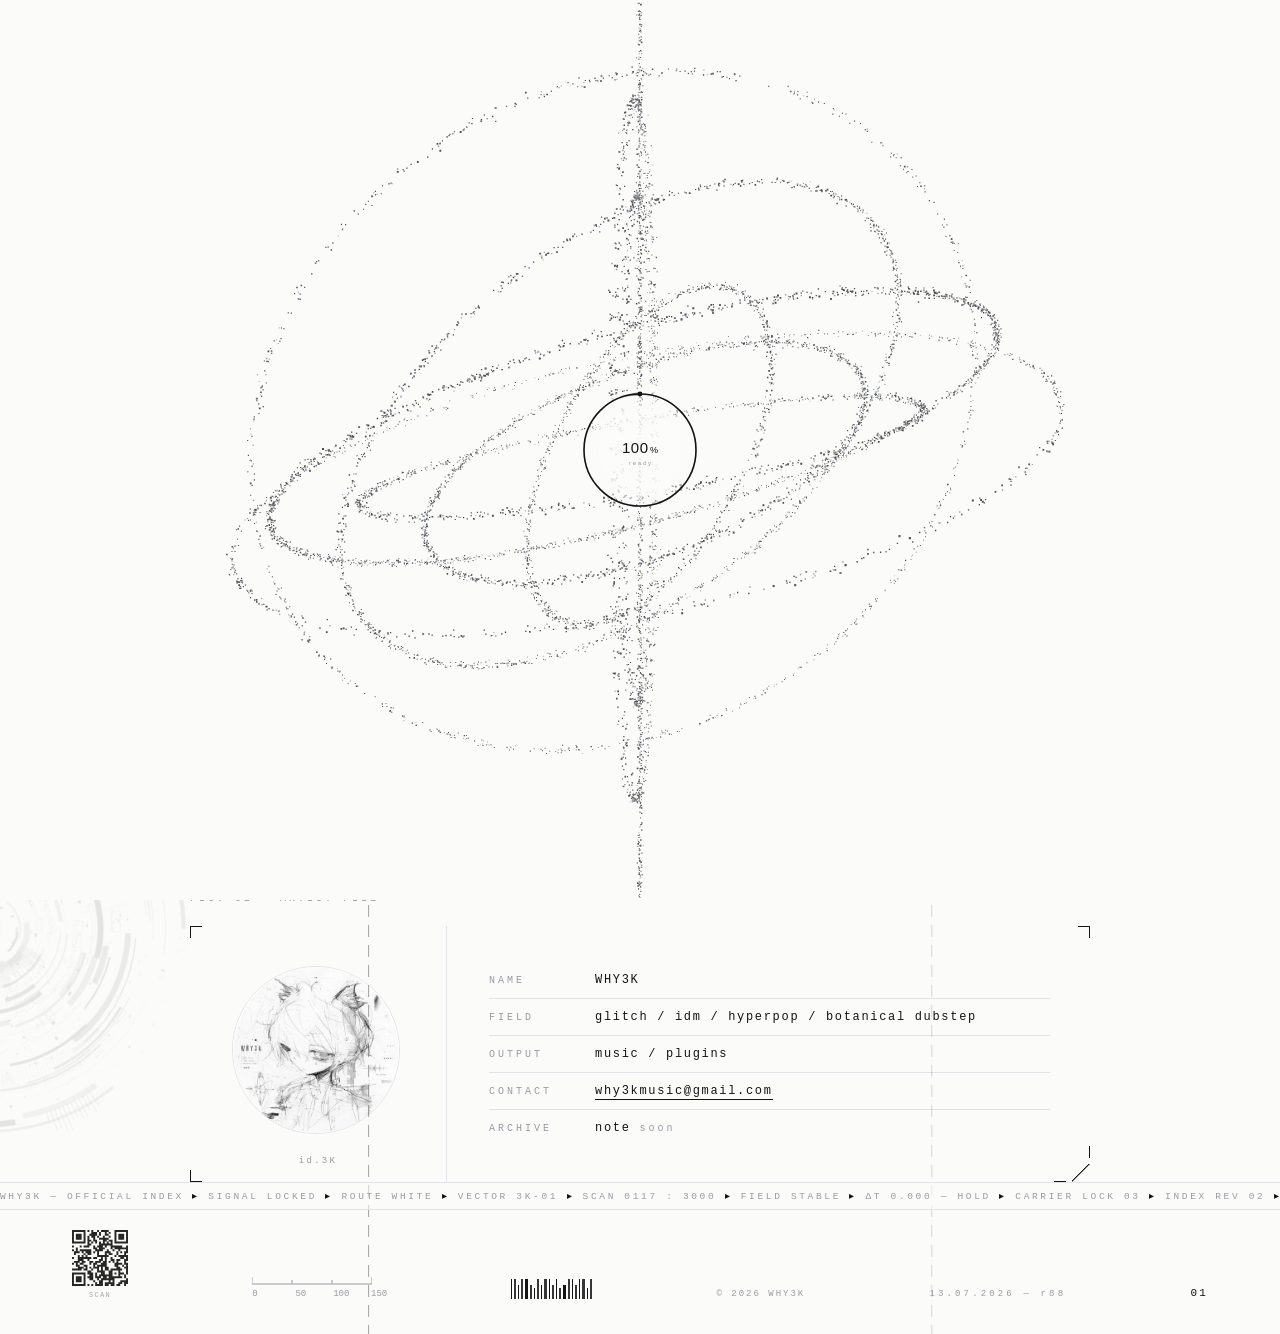
<file: index.html>
<!doctype html>
<html lang="ja">
<head>
<meta charset="utf-8">
<meta name="viewport" content="width=device-width, initial-scale=1">
<meta name="format-detection" content="telephone=no, date=no, address=no, email=no">
<title>WHY3K</title>
<meta name="description" content="WHY3K — official links. Music, plugins, and everything else.">
<link rel="canonical" href="https://why3k.github.io/">
<meta property="og:type" content="website">
<meta property="og:site_name" content="WHY3K">
<meta property="og:title" content="WHY3K">
<meta property="og:description" content="Official links — music, plugins, and everything else.">
<meta property="og:url" content="https://why3k.github.io/">
<meta property="og:image" content="https://why3k.github.io/assets/og.png">
<meta name="twitter:card" content="summary_large_image">
<link rel="icon" type="image/svg+xml" href="assets/favicon.svg">
<script>
/* 更新の取りこぼし対策。
   GitHub Pages は HTML を10分ブラウザに保存させるので、直したのに古い画面が出ることがある。
   version.txt（キャッシュしない小さなファイル）と見比べて、古ければ最新を取り直す。
   入場の白幕が出ている間に済むので画面のちらつきにはならない。 */
(function () {
  var V = '20260916d'; /* ← 中身を更新したら version.txt と一緒にここも変える */
  /* 取り直した直後のURLは綺麗に戻す（表示だけ。取得済みの中身はそのまま） */
  if (/[?&]v=/.test(location.search)) {
    try { history.replaceState(null, '', location.pathname); } catch (_) {}
  }
  try {
    /* 取り直した直後だけ黙る。往復し続けるのを防ぐためで、時間が経てばまた見に行く */
    if (Date.now() - Number(sessionStorage.getItem('w3kVerAt') || 0) < 8000) return;
  } catch (_) {}
  if (!window.fetch) return;
  fetch('/version.txt?_=' + Date.now(), { cache: 'no-store' })
    .then(function (r) { return r.ok ? r.text() : null; })
    .then(function (v) {
      if (!v) return;
      v = v.trim();
      if (v && v !== V) {
        try { sessionStorage.setItem('w3kVerAt', String(Date.now())); } catch (_) {}
        location.replace(location.pathname + '?v=' + encodeURIComponent(v));
      }
    })
    .catch(function () {});
})();
</script>
<script>
/* 戻る遷移は最初の描画からスクロール位置ゼロで出すための早期フラグ */
(function () {
  try {
    var nav = performance.getEntriesByType && performance.getEntriesByType('navigation')[0];
    /* bfcache復元→reload経由の戻り（w3kBackフラグ）もbacknav扱いにする */
    var backFlag = sessionStorage.getItem('w3kBack') === '1';
    if (backFlag) sessionStorage.removeItem('w3kBack');
    if (backFlag || (nav && nav.type === 'back_forward')) document.documentElement.classList.add('backnav');
  } catch (_) {}
})();
/* 読み込み待ちの幕：準備ができるまでページを紙色の幕で隠す（戻る遷移は既存の白幕に任せる）。中身は body 先頭の W3KLoad */
if (!document.documentElement.classList.contains('backnav')) document.documentElement.classList.add('w3k-wait');
</script>
<style>
  .w3k-cover, .w3k-loader { display: none; }
  html.w3k-wait .w3k-cover { display: block; position: fixed; left: 0; top: 0; right: 0; height: 100vh; height: 100lvh; z-index: 300; background: #fbfbfa; transition: opacity .7s ease; }
  html.w3k-wait .w3k-loader { display: block; position: fixed; left: 0; top: 0; width: 100%; height: 100vh; height: 100lvh; z-index: 301; pointer-events: none; opacity: 0; }
  html.w3k-wait.w3k-show .w3k-loader { opacity: 1; transition: opacity .2s ease; }
  /* 100% のあと：待ち画面の輪とゲージを先に 0.6 秒で消し、紙の幕はあとから 1.2 秒かけて消す（ホームがふわっと浮かび上がる） */
  html.w3k-wait.w3k-show.w3k-reveal .w3k-loader { opacity: 0; pointer-events: none; transition: opacity .6s ease; }
  html.w3k-wait.w3k-reveal .w3k-cover { opacity: 0; pointer-events: none; transition: opacity 1.2s cubic-bezier(.3, .1, .3, 1) .25s; }
  /* 待ちの間も幕の裏のページは非表示にしない：Safari は非表示の間に始まったCSSの回転（輪の線）を、表示に戻しても止まったまま描く（PCで開いた直後だけ回らなかった） */
</style>
<!-- 粒の three.js は自分のサイトに置いた圧縮版。HTML と同時に取りに行かせる -->
<link rel="modulepreload" href="assets/vendor/three/three.core.min.js">
<link rel="modulepreload" href="assets/vendor/three/three.module.min.js">
<link rel="preload" href="assets/fonts/cormorant.woff2" as="font" type="font/woff2" crossorigin>
<!-- 待ち画面のゲージの数字（Michroma・OFL。ライセンスは assets/fonts/michroma-OFL.txt） -->
<link rel="preload" href="assets/fonts/michroma.woff2" as="font" type="font/woff2" crossorigin>
<style>
  /* Cormorant可変フォント（自前配信・プリロード済みなので最初から正しい字形で出る） */
  @font-face {
    font-family: "Cormorant";
    src: url("assets/fonts/cormorant.woff2") format("woff2");
    font-weight: 500 700;
    font-style: normal;
    font-display: block;
  }
  :root {
    --paper: #fbfbfa;
    --ink: #131316;
    --ink-soft: #9a9aa3;
    --faint: #c9c9d0;
    --line: #e2e2e7;
    --acc: #2f9fd0;   /* 氷青 — ガラス/宇宙のアクセント */
    --iri: linear-gradient(100deg, #e3b3be, #e3c9a8, #d9d3a0, #b3d3bd, #aac9e3, #bcb3e3, #d9b0cc);   /* 薄い虹色（ガラスの反射） */
    --red: #d21f12;   /* 赤 — グリッチ残像とFREEだけに使う */
    --blue: rgba(132,162,214,.14);
    --mono: "SFMono-Regular", ui-monospace, Menlo, Consolas, monospace;
    --disp: "Cormorant", serif;
    --tech: "Cormorant", "Hiragino Mincho ProN", serif;
  }
  * { margin:0; padding:0; box-sizing:border-box; -webkit-tap-highlight-color:transparent; }
  :focus { outline:none; }
  :focus-visible { outline:2px solid rgba(19,19,22,.5); outline-offset:3px; }

  html, body { min-height:100%; }
  body {
    font-family: var(--tech);
    background: var(--paper);
    color: var(--ink);
    display: flex;
    flex-direction: column;
    align-items: center;
    -webkit-font-smoothing: antialiased;
    overflow-x: hidden;
    overflow-x: clip; /* sticky対応（hiddenはstickyを壊す） */
    position: relative;
  }
  body::before {
    content: "";
    position: fixed; inset: 0; z-index: 0;
    background-image: radial-gradient(circle, rgba(19,19,22,.13) .7px, transparent .8px);
    background-size: 56px 56px;
    background-position: 28px 28px;
    pointer-events: none;
  }

  /* ---- 四隅トンボ ---- */
  .reg { position: fixed; width: 16px; height: 16px; z-index: 2; pointer-events:none; }
  .reg.tl { top:14px; left:14px;  border-top:2px solid var(--ink); border-left:2px solid var(--ink); }
  .reg.tr { top:14px; right:14px; border-top:2px solid var(--ink); border-right:2px solid var(--ink); }
  .reg.bl { bottom:14px; left:14px;  border-bottom:2px solid var(--ink); border-left:2px solid var(--ink); }
  .reg.br { bottom:14px; right:14px; border-bottom:2px solid var(--ink); border-right:2px solid var(--ink); }

  .doc-head {
    position: fixed; top: 22px; left: 40px; z-index: 2;
    display: flex; align-items: center; gap: 10px;
    font-family: var(--mono); font-size: 10px; letter-spacing: .22em;
    color: var(--ink); text-transform: uppercase;
  }
  .doc-head .bar { width: 46px; height: 10px; background: var(--ink); }
  .head-bar2 { position: fixed; top: 22px; right: 40px; width: 84px; height: 10px; background: var(--ink); z-index: 2; }
  .head-bar2::after { content:""; position:absolute; right:-14px; top:0; width:8px; height:10px; background:var(--ink); }

  .side-cap {
    position: fixed; right: 12px; top: 50%; transform: translateY(-50%);
    writing-mode: vertical-rl; z-index: 2;
    font-family: var(--mono); font-size: 10px; letter-spacing: .5em;
    color: var(--ink-soft); text-transform: uppercase; pointer-events:none;
  }

  /* ---- 散乱レイヤー（座標・ブラケット・微小データ） ---- */
  .scatter { position: fixed; inset: 0; z-index: 1; pointer-events: none; will-change: transform; }
  .blades svg { will-change: transform; }
  .coord {
    position: absolute;
    font-family: var(--mono); font-size: 9px; letter-spacing: .08em;
    color: #bdbdc5; white-space: nowrap;
  }
  .coord::before { content: "⌐ "; color: #a9a9b2; }
  .brk { position: absolute; width: 10px; height: 10px; }
  .brk::before, .brk::after { content:""; position:absolute; width:10px; height:10px; }
  .brk::before { border-top:1px solid #a9a9b2; border-left:1px solid #a9a9b2; left:-14px; top:0; }
  .brk::after  { border-bottom:1px solid #a9a9b2; border-right:1px solid #a9a9b2; right:-14px; bottom:0; }
  .rule {
    position: absolute;
    border-top: 1px solid #131316;
    font-family: var(--mono); font-size: 9px; letter-spacing: .14em;
    color: var(--ink); padding-top: 3px; text-transform: uppercase;
  }
  .rule.gray { border-color: #c9c9d0; color: #b3b3bb; }
  .datablock {
    position: absolute;
    font-family: var(--mono); font-size: 8px; line-height: 1.7;
    color: #c3c3cb; white-space: pre; letter-spacing: .05em;
  }
  .patch { position: absolute; background: linear-gradient(120deg, rgba(227,179,190,.10), rgba(217,211,160,.09), rgba(170,201,227,.10), rgba(188,179,227,.10)); }
  .patch.p2 { background: linear-gradient(120deg, rgba(170,201,227,.07), rgba(179,211,189,.06), rgba(217,176,204,.07)); }
  .patch.p3 { background: linear-gradient(120deg, rgba(188,179,227,.09), rgba(170,201,227,.08), rgba(227,201,168,.09)); }
  .cross { position:absolute; width:9px; height:9px; }
  .cross::before { content:""; position:absolute; left:4px; top:0; width:1px; height:9px; background:#b3b3bb; }
  .cross::after  { content:""; position:absolute; left:0; top:4px; width:9px; height:1px; background:#b3b3bb; }
  .sq { position:absolute; width:5px; height:5px; background:var(--ink); }
  .sq.s2 { width:8px; height:8px; }
  .sq.hollow { background:transparent; border:1px solid var(--ink); }
  .num { position:absolute; font-family:var(--mono); font-size:9px; color:#b3b3bb; letter-spacing:.1em; }
  .coord.rot { transform: rotate(90deg); transform-origin: left top; }

  /* ページ全体を横切る細線（刃） */
  .blades { position: fixed; inset: 0; z-index: 0; pointer-events: none; }
  .blades svg { width:100%; height:100%; }

  /* 左端の定規 */
  .ruler {
    position: fixed; left: 0; top: 0; bottom: 0; width: 26px; z-index: 1;
    border-right: 1px solid #dcdce2;
    background:
      repeating-linear-gradient(to bottom, transparent 0 19px, #c9c9d0 19px 20px) right/6px 100% no-repeat,
      repeating-linear-gradient(to bottom, transparent 0 99px, #9a9aa3 99px 100px) right/12px 100% no-repeat;
    pointer-events: none;
  }
  .ruler b { position:absolute; right:2px; font-family:var(--mono); font-size:7px; font-weight:400; color:#b3b3bb; transform:rotate(90deg); transform-origin:right top; }

  @media (prefers-reduced-motion: no-preference) {
    .flicker { animation: flick 7s infinite steps(1); }
    .flicker.f2 { animation-delay: 3.3s; }
  }
  @keyframes flick {
    0%, 81.9%, 84.1%, 100% { opacity: 1; }
    82% { opacity: .2; } 82.6% { opacity: 1; } 83.2% { opacity: .35; }
  }

  main {
    flex: 1;
    width: 100%;
    max-width: 560px;
    padding: 84px 30px 0;
    display: flex;
    flex-direction: column;
    align-items: center;
    gap: 8px;
    position: relative;
    z-index: 1;
  }

  /* ---- マテリアル層（ガラス・クローム・分光・塵） ---- */
  .cosmos { position: fixed; inset: -6%; z-index: 0; pointer-events: none; will-change: transform; }

  /* iOSのアドレスバー伸縮でfixedレイヤーの高さが変わり、
     %配置の要素が一斉にジャンプするのを防ぐ（lvh=最大ビューポート基準で固定） */
  @supports (height: 100lvh) {
    body::before { bottom: auto; height: 100lvh; }
    .scatter, .blades, .ink { bottom: auto; height: 100lvh; }
    .cosmos { top: -6lvh; bottom: auto; height: 112lvh; } /* top:-6%はバー伸縮でズレるのでlvhに */
    .ruler { bottom: auto; height: 100lvh; }
    .side-cap { top: 50lvh; }
  }

  /* Blenderレンダーのガラスリング（透過PNG） */
  .glassring { position: absolute; will-change: transform; }
  @media (prefers-reduced-motion: no-preference) {
    .glassring { animation: gfloat 13s ease-in-out infinite alternate; }
    .glassring.g2 { animation-duration: 17s; animation-delay: -7s; }
    .glassring.g3 { animation-duration: 23s; animation-delay: -13s; }
  }
  @keyframes gfloat {
    from { transform: translate(0,0)        rotate(var(--r, 0deg)); }
    to   { transform: translate(14px,-20px) rotate(calc(var(--r, 0deg) + 10deg)); }
  }

  .shard {
    position: absolute;
    background: linear-gradient(105deg,#ececf0 0%,#8f8f98 16%,#ffffff 36%,#6d6d76 54%,#e0e0e6 70%,#9c9ca4 100%);
    box-shadow: 0 6px 16px rgba(0,0,0,.16);
  }
  .pt { position: absolute; border-radius: 50%; background: #131316; }

  /* ---- インクの爆発層 ---- */
  .ink { position: fixed; inset: 0; z-index: 0; pointer-events: none; opacity: .09; }
  .ink svg { width: 100%; height: 100%; }

  /* ---- 記号系（三角・＋・ドット・ストライプ・端末風） ---- */
  .tri { position: absolute; font-family: var(--mono); font-size: 9px; letter-spacing: .5em; color: var(--ink); opacity: .7; }
  .plusfield { position: absolute; font-family: var(--mono); font-size: 11px; line-height: 2.1; letter-spacing: .9em; color: var(--ink); opacity: .3; white-space: pre; }
  .dotmat { position: absolute; background-image: radial-gradient(circle, rgba(19,19,22,.55) 1px, transparent 1.3px); background-size: 11px 10px; }
  .stripeblk { position: absolute; background: repeating-linear-gradient(45deg, var(--ink) 0 5px, transparent 5px 12px); }
  .term { letter-spacing: .12em; }
  .term b { font-weight: 400; color: var(--ink); }
  /* バーコード柄（2種の縞を重ねて不規則に見せる） */
  .bcode {
    position: absolute;
    background:
      repeating-linear-gradient(90deg, #131316 0 2px, transparent 2px 5px),
      repeating-linear-gradient(90deg, #131316 0 1px, transparent 1px 7px);
    opacity: .5;
  }
  .bcode::after {
    content: attr(data-n);
    position: absolute; left: 0; right: 0; top: 100%;
    margin-top: 3px;
    font-family: var(--mono); font-size: 7px; letter-spacing: .3em;
    color: #b3b3bb; text-align: center; white-space: nowrap;
  }

  /* ---- QR（ページ最下部左の柄。実は本物：PLUGINSに飛ぶ） ---- */
  .qr {
    width: 56px;
    text-decoration: none; color: var(--ink);
    opacity: .85;
  }
  .qr img { width: 100%; display: block; }
  .qr small { display: block; margin-top: 5px; font-family: var(--mono); font-size: 7px; letter-spacing: .18em; color: var(--ink-soft); text-align: center; }
  .schem { position: absolute; pointer-events: none; }
  .schem.s1 { opacity: .15; }
  .schem.s2 { opacity: .11; }
  @media (prefers-reduced-motion: no-preference) {
    .schem.s1 { animation: schemspin 480s linear infinite; } /* 気づくか気づかないかの速度で回る */
  }
  @keyframes schemspin { to { transform: rotate(360deg); } }

  .disp {
    position: absolute; border-radius: 50%;
    background:
      radial-gradient(60% 60% at 32% 40%, rgba(255,75,216,.22), transparent 72%),
      radial-gradient(60% 60% at 68% 42%, rgba(75,216,255,.22), transparent 72%),
      radial-gradient(62% 62% at 50% 72%, rgba(216,235,75,.18), transparent 72%);
  }
  @media (prefers-reduced-motion: no-preference) {
    .float   { animation: floaty 11s ease-in-out infinite alternate; }
    .float.f2 { animation-duration: 15s; animation-delay: -6s; }
    .float.f3 { animation-duration: 19s; animation-delay: -11s; }
  }
  @keyframes floaty {
    from { transform: translate(0,0)      rotate(var(--r, 0deg)); }
    to   { transform: translate(10px,-16px) rotate(calc(var(--r, 0deg) + 7deg)); }
  }

  /* ---- カーソル追従の十字線＋座標 ---- */
  .cursor-x, .cursor-y { position: fixed; z-index: 4; pointer-events: none; opacity: 0; transition: opacity .3s; }
  .cursor-x { top: 0; bottom: 0; width: 1px; background: rgba(19,19,22,.18); }
  .cursor-y { left: 0; right: 0; height: 1px; background: rgba(19,19,22,.18); }
  .cursor-tag {
    position: fixed; z-index: 4; pointer-events: none; opacity: 0; transition: opacity .3s;
    font-family: var(--mono); font-size: 9px; letter-spacing: .1em; color: var(--ink);
    transform: translate(12px, 14px);
    white-space: nowrap;
  }
  body.has-pointer .cursor-x, body.has-pointer .cursor-y, body.has-pointer .cursor-tag { opacity: 1; }
  @media (pointer: coarse) { .cursor-x, .cursor-y, .cursor-tag { display: none; } }

  /* ---- 図版 ---- */
  .figure { position: relative; width: min(92vw, 540px); aspect-ratio: 1 / .86; will-change: transform; }
  .figure svg { position:absolute; inset:0; width:100%; height:100%; }
  /* 図版の直下に白いベールを敷いて、軌道の点線のコントラストを守る（全幅共通） */
  .figure::before {
    content: "";
    position: absolute; inset: -8%;
    background: radial-gradient(closest-side, rgba(251,251,250,.92), rgba(251,251,250,.6) 58%, transparent 80%);
    z-index: -1;
  }
  @media (prefers-reduced-motion: no-preference) {
    .orbitA { animation: spin 90s linear infinite; transform-origin: 300px 258px; }
    .orbitB { animation: spinR 130s linear infinite; transform-origin: 300px 258px; }
    .orbitC { animation: spin 200s linear infinite; transform-origin: 300px 258px; }
    .redarc { animation: spinR 60s linear infinite; transform-origin: 300px 258px; }
  }
  @keyframes spin  { to { transform: rotate(360deg); } }
  @keyframes spinR { to { transform: rotate(-360deg); } }

  .wordwrap {
    position: absolute; left: 50%; top: 50%;
    transform: translate(-50%, -50%);
    text-align: center;
  }
  .wordmark {
    position: relative;
    display: inline-block;
    -webkit-user-select: none; user-select: none; /* 3回タップで文字が選択されないように */
    -webkit-tap-highlight-color: transparent;
    cursor: default;
    font-family: var(--disp);
    font-weight: 700;
    font-size: clamp(48px, 13vw, 84px);
    letter-spacing: .04em;
    line-height: 1.15;
    color: var(--ink);
    padding: 2px 6px 6px;
    border-bottom: 4px solid var(--ink);
  }
  .wordmark::before,
  .wordmark::after {
    content: attr(data-text);
    position: absolute; left: 0; top: 2px;
    width: 100%; padding: 0 6px;
    opacity: 0; pointer-events: none;
  }
  .wordmark::before { color: var(--red); }
  .wordmark::after  { color: #b0b0b8; }
  @media (prefers-reduced-motion: no-preference) {
    .wordmark          { animation: jolt 4.6s infinite steps(1); }
    .wordmark::before  { animation: ghostR 4.6s infinite steps(1); }
    .wordmark::after   { animation: ghostG 4.6s infinite steps(1); }
  }
  @keyframes jolt {
    0%, 89.9%, 94.1%, 100% { transform: none; }
    90%   { transform: translateX(2px) skewX(-3deg); }
    90.8% { transform: translateX(-1px); }
    91.6% { transform: none; }
    92.6% { transform: translateX(1px) skewX(2deg); }
    93.2% { transform: none; }
  }
  @keyframes ghostR {
    0%, 89.9%, 94.4%, 100% { opacity: 0; }
    90%   { opacity:.75; transform: translate(4px,0);  clip-path: inset(10% 0 58% 0); }
    91%   { opacity:.75; transform: translate(-3px,0); clip-path: inset(56% 0 16% 0); }
    92.2% { opacity:.5;  transform: translate(2px,0);  clip-path: inset(30% 0 42% 0); }
    93.2% { opacity:.7;  transform: translate(-4px,0); clip-path: inset(72% 0 4% 0); }
  }
  @keyframes ghostG {
    0%, 89.9%, 94.4%, 100% { opacity: 0; }
    90.4% { opacity:.6; transform: translate(-3px,0); clip-path: inset(64% 0 8% 0); }
    91.4% { opacity:.6; transform: translate(3px,0);  clip-path: inset(2% 0 74% 0); }
    92.6% { opacity:.45; transform: translate(-2px,0); clip-path: inset(40% 0 34% 0); }
  }
  .fig-cap {
    margin-top: 10px;
    font-family: var(--mono); font-size: 10px; letter-spacing: .3em;
    color: var(--ink-soft); text-transform: uppercase;
  }
  .fig-cap::after { content: "▮"; margin-left: .3em; color: var(--ink); }
  @media (prefers-reduced-motion: no-preference) {
    .fig-cap::after { animation: blink 1.2s steps(2) infinite; }
  }
  @keyframes blink { 50% { opacity: 0; } }

  /* ---- リンク＝索引リスト ---- */
  .links {
    width: 100%; display: flex; flex-direction: column; margin-top: 26px;
    /* 背景が透けると押すところが分かりにくいので、PC と同じすりガラスを敷く */
    padding: 18px 16px;
    background: rgba(251,251,250,.78);
    -webkit-backdrop-filter: blur(7px);
    backdrop-filter: blur(7px);
    border: 1px solid var(--line);
  }
  .link {
    touch-action: manipulation;
    display: flex; align-items: center; gap: 16px;
    height: 54px;
    border-top: 1px solid var(--line);
    text-decoration: none;
    color: var(--ink);
    font-family: var(--tech);
    font-size: 16.5px; font-weight: 700;
    letter-spacing: .24em; text-transform: uppercase;
    transition: background .15s, padding-left .15s;
  }
  .link:last-of-type { border-bottom: 1px solid var(--line); }
  .link .idx { font-family: var(--mono); font-size: 10px; font-weight: 400; color: var(--ink-soft); width: 2.2em; }
  /* 名前だけでは何のものか分からない項目に、小さく添える一言 */
  .link .sub {
    font-family: var(--mono); font-size: 9.5px; font-weight: 400;
    letter-spacing: .12em; color: var(--ink-soft);
    margin-left: -9px; white-space: nowrap;
  }
  .link .lead { flex: 1; border-top: 1px dotted var(--faint); margin-top: 2px; }
  .link .mk {
    font-family: var(--mono); font-size: 11px; color: var(--ink-soft); letter-spacing: .1em;
    transition: transform .3s cubic-bezier(.65,0,.35,1), color .3s;
  }
  @media (hover: hover) and (pointer: fine) {
    .link:hover { background: #f3f3f4; padding-left: 10px; }
    .link:hover .idx, .link:hover .mk { color: var(--ink); }
  }
  .link:active { background: #ececee; }

  .link.primary {
    height: 62px;
    font-size: 18px;
  }
  /* 矢印の濃さは SOON 以外すべて同じ（PLUGINS / THEMES に合わせる） */
  .link:not(.soon) .mk { font-weight: 700; color: var(--ink); }
  /* 黒のワイプ層（左から流れ込む）。SOON 以外の行すべてに出す */
  .link:not(.soon) { position: relative; overflow: hidden; z-index: 0; transition: color .3s, padding-left .15s; }
  .link:not(.soon)::before {
    content: ""; position: absolute; top: 0; bottom: 0; left: -8%; width: 116%;
    z-index: -1;
    background: var(--ink);
    transform: translateX(-108%) skewX(-16deg); /* 斜めのエッジで払う */
    transition: transform .2s cubic-bezier(.76, 0, .24, 1);
  }
  @media (hover: hover) and (pointer: fine) {
    .link:not(.soon):hover { color: #fff; }
    .link:not(.soon):hover::before { transform: translateX(0) skewX(-16deg); }
    .link:not(.soon):hover .idx { color: rgba(255,255,255,.6); }
    .link:not(.soon):hover .lead { border-color: rgba(255,255,255,.3); }
    .link:not(.soon):hover .mk { color: #fff; transform: translateX(12px); }
  }
  /* 指で触る画面には hover がないので、押している間に同じ黒を出す */
  @media (hover: none), (pointer: coarse) {
    .link:not(.soon):active { color: #fff; background: transparent; }
    .link:not(.soon):active::before { transform: translateX(0) skewX(-16deg); transition-duration: .12s; }
    .link:not(.soon):active .idx { color: rgba(255,255,255,.6); }
    .link:not(.soon):active .lead { border-color: rgba(255,255,255,.3); }
    .link:not(.soon):active .mk { color: #fff; transform: translateX(12px); }
  }

  .link.soon { pointer-events: none; color: #c6c6cd; }
  .link.soon .idx, .link.soon .mk { color: #d4d4da; }

  /* ---- fig.02 アーティストファイル ---- */
  .profile { width: min(92vw, 900px); margin: 90px auto 0; }
  .p-cap {
    font-family: var(--mono); font-size: 10px; letter-spacing: .3em;
    color: var(--ink-soft); text-transform: uppercase; margin-bottom: 22px;
  }
  .p-inner {
    display: flex; gap: 46px; align-items: center;
    border: 1px solid var(--line); padding: 36px 40px;
    background: rgba(255,255,255,.4);
  }
  .p-photo { position: relative; flex: 0 0 auto; width: 168px; height: 168px; }
  .p-photo img {
    width: 100%; height: 100%; border-radius: 50%; display: block;
    filter: grayscale(1) contrast(1.02);
    border: 1px solid var(--line);
  }
  .p-photo::after {
    content: "id.3K"; position: absolute; left: 50%; bottom: -20px; transform: translateX(-50%);
    font-family: var(--mono); font-size: 9px; letter-spacing: .25em; color: var(--ink-soft);
  }
  .p-rows { flex: 1; min-width: 0; display: flex; flex-direction: column; }
  .p-row {
    display: flex; gap: 18px; align-items: baseline; padding: 11px 0;
    border-top: 1px solid var(--line);
    font-family: var(--mono); font-size: 12px; letter-spacing: .14em; color: var(--ink);
  }
  .p-val { flex: 1 1 0; min-width: 0; }
  .p-row a { overflow-wrap: anywhere; } /* メールアドレスだけはどこでも折り返してよい */
  .p-row:last-child { border-bottom: 1px solid var(--line); }
  .p-key {
    flex: 0 0 88px; font-size: 10px; letter-spacing: .3em;
    color: var(--ink-soft); text-transform: uppercase;
  }
  .p-row a { color: var(--ink); text-decoration: none; border-bottom: 1px solid var(--ink); padding-bottom: 1px; }
  .p-row a:hover { opacity: .55; }
  .p-row .soonmk { color: var(--ink-soft); font-size: 10px; letter-spacing: .3em; }
  @media (max-width: 720px) {
    .p-inner { flex-direction: column; gap: 36px; padding: 32px 20px; }
    .p-rows { width: 100%; }
    .p-key { flex-basis: 74px; }
  }
  /* 日本語の改行最適化：文節で折り返す（対応ブラウザ）＋段落の整形 */
  p { text-wrap: pretty; word-break: auto-phrase; }

  /* ---- フッター ---- */
  footer {
    width: 100%; max-width: 560px;
    padding: 44px 30px 30px;
    display: flex; align-items: flex-end; justify-content: space-between;
    gap: 18px;
    position: relative; z-index: 1;
  }
  .scale { font-family: var(--mono); font-size: 9px; color: var(--ink-soft); }
  .scale svg { display: block; margin-bottom: 4px; }
  .barcode { display:flex; align-items:flex-end; gap:2px; height:20px; }
  .barcode i { display:block; background:var(--ink); width:1px; height:100%; }
  .barcode i:nth-child(2n) { width:2px; opacity:.85; }
  .barcode i:nth-child(3n) { height:70%; }
  .barcode i:nth-child(5n) { width:3px; }
  .barcode i:nth-child(7n) { height:55%; }
  .pageno { font-family: var(--mono); font-size: 11px; letter-spacing: .2em; color: var(--ink); }
  .copyright { font-family: var(--mono); font-size: 9px; letter-spacing: .22em; color: var(--ink-soft); }

  @media (max-width: 640px) {
    .hide-m { display: none !important; }
    .doc-head { left: 24px; }
    main { padding-top: 70px; }
  }

  /* ---- ページ遷移「軌道ワープ」：図版以外が溶け、軌道が淡色で高速回転→白 ---- */
  .warp {
    position: fixed; inset: 0; z-index: 99;
    background: var(--paper);
    opacity: 0; visibility: hidden;
    pointer-events: none;
  }
  .warp.in { visibility: visible; opacity: 1; transition: opacity .3s ease .3s; }
  html.backnav .warp { visibility: visible; opacity: 1; } /* 戻り直後は白から */
  .warp.out { visibility: visible; opacity: 0 !important; transition: opacity .24s ease; }

  /* 歯車：ワープの間だけ召喚され、噛み合って加速回転する */
  .clockface { opacity: 0; transition: opacity .7s ease .25s; }
  body.summon .clockface { opacity: .82; }
  .hands { opacity: 0; transition: opacity .7s ease .25s; }
  body.summon .hands { opacity: .8; }
  .handH, .handM, .handS { transform-origin: 300px 258px; }

  /* 第0幕（.summon）：図版以外が溶けて消える */
  body.summon .links, body.summon .fig-cap, body.summon .profile,
  body.summon .ticker, body.summon footer,
  body.summon .scatter, body.summon .cosmos, body.summon .blades,
  body.summon .ink, body.summon .ruler, body.summon .side-cap,
  body.summon .topnav, body.summon .doc-head, body.summon .head-bar2 {
    opacity: 0 !important; transition: opacity .3s ease;
  }
  body.depart .figure svg { transform: scale(1.08); transition: transform .6s cubic-bezier(.4,0,.6,1); }
  /* 出発演出のあいだは、どこまでスクロールしていても図版を画面中央に置く
     （そのままだと画面外や見切れた位置で演出が始まってしまう） */
  body.summon .figure {
    position: fixed; top: 50%; left: 50%;
    width: min(52vw, 560px);
    /* transform はダイブ演出側が使うので、中央寄せは負マージンで行う */
    margin: calc(min(52vw, 560px) * .86 / -2) 0 0 calc(min(52vw, 560px) / -2);
    z-index: 98; /* 白幕(99)のすぐ下 */
  }
  /* スマホ：図版を固定化して画面中央へ（JSのFLIPで現在地からスーッと移動してくる） */
  @media (max-width: 999px) {
    body.summon .figure {
      position: fixed; top: 50%; left: 50%;
      width: min(82vw, 430px);
      margin: 0;
      transform: translate(-50%, -50%);
      z-index: 98; /* 白幕(99)のすぐ下 */
    }
    /* 図版が抜けた穴を同じ高さで埋める＝下のコンテンツが跳ね上がらない */
    body.summon main::before {
      content: ""; display: block;
      height: calc(min(92vw, 540px) * .86);
    }
  }
  /* 第1幕：グリッチバースト（朱印の赤が一瞬荒ぶる） */
  body.depart .wordmark { animation: joltFast .55s steps(1) infinite; }
  body.depart .wordmark::before { animation: ghostRFast .55s steps(1) infinite; }
  body.depart .wordmark::after { animation: ghostGFast .55s steps(1) infinite; }
  body.depart .wordmark::before { color: #9a9aa3; } /* 遷移中のグリッチは無彩色 */
  @keyframes joltFast {
    0%, 100% { transform: none; }
    10% { transform: translateX(6px) skewX(-7deg); }
    24% { transform: translateX(-5px) skewX(4deg); }
    40% { transform: none; }
    58% { transform: translateX(4px) skewX(-5deg); }
    74% { transform: translateX(-3px); }
  }
  @keyframes ghostRFast {
    0%, 100% { opacity: 0; }
    8%  { opacity: 1; transform: translate(8px, 0);  clip-path: inset(0); }        /* 全面が赤でバチッ */
    20% { opacity: 0; }
    34% { opacity: 1; transform: translate(-7px, 0); clip-path: inset(34% 0 0 0); }
    46% { opacity: 0; }
    60% { opacity: 1; transform: translate(6px, 0);  clip-path: inset(0 0 52% 0); }
    74% { opacity: 0; }
    86% { opacity: 1; transform: translate(-5px, 0); clip-path: inset(0); }        /* もう一発全面 */
  }
  @keyframes ghostGFast {
    0%, 100% { opacity: 0; }
    14% { opacity: .8; transform: translate(-7px, 0); clip-path: inset(58% 0 0 0); }
    28% { opacity: 0; }
    46% { opacity: .8; transform: translate(7px, 0);  clip-path: inset(0 0 60% 0); }
    62% { opacity: 0; }
    80% { opacity: .7; transform: translate(-6px, 0); clip-path: inset(30% 0 30% 0); }
  }
  /* 第2幕：軌道の中心へダイブ（回転はJSがなめらかに加速） */
  body.depart2 .figure svg { transform: scale(1.75); transition: transform .65s cubic-bezier(.5, 0, .8, .45); }
  /* 第3幕：着地の減速はJSエンジン(arriveSpin)がなめらかに繋ぐ */

  /* 戻る遷移中はスクロールを封鎖して位置ゼロで描画させる */
  html.backnav .scroller { overflow-y: clip !important; } /* clipはscrollTop書き込み自体が不能 */
  html.backnav { overflow: hidden; }

  /* スクロール箱（スマホで実体化。PCではただの全幅ラッパ） */
  .scroller { width: 100%; display: flex; flex-direction: column; align-items: center; flex: 1; }

  /* ---- 全幅データティッカー（PC専用） ---- */
  .ticker { display: none; }

  /* ---- 上部ナビ（PC専用） ---- */
  .topnav { display: none; }
  @media (min-width: 1000px) {
    .head-bar2 { display: none; }
    .topnav .brand {
      position: absolute; left: 50%; top: 50%;
      transform: translate(-50%, -50%);
      display: flex; align-items: center; gap: 14px;
      font-family: var(--disp); font-weight: 700; font-size: 26px;
      letter-spacing: .06em; text-transform: none;
      color: var(--ink); text-decoration: none;
      white-space: nowrap;
    }
    .topnav .brand i { display: block; }
    .topnav .brand .ln { width: 34px; height: 1px; background: var(--faint); }
    .topnav .brand .d2 { width: 7px; height: 7px; background: var(--ink); }
    .topnav {
      position: fixed; top: 0; left: 0; right: 0; z-index: 3;
      display: flex; align-items: center; justify-content: flex-end; gap: 34px;
      height: 54px;
      padding: 0 130px 0 40px; /* 右は固定配置の←→ぶん空ける */
      font-family: var(--mono); font-size: 10px; letter-spacing: .22em;
      text-transform: uppercase;
      background: rgba(251,251,250,.78);
      -webkit-backdrop-filter: blur(7px);
      backdrop-filter: blur(7px);
      border-bottom: 1px solid var(--line);
    }
    /* バーの上に重なる要素はバーより手前に出す */
    .doc-head { z-index: 4; }
    .reg.tl, .reg.tr { z-index: 4; }
    .topnav a {
      color: var(--ink); text-decoration: none;
      position: relative; padding: 4px 0;
      transition: color .15s;
    }
    .topnav a .no { color: var(--ink-soft); margin-right: .7em; font-size: 9px; }
    .topnav a:hover { color: var(--ink-soft); }
    .topnav a:hover .no { color: var(--ink-soft); }
    .topnav a.active::after {
      content: ""; position: absolute; left: 0; right: 0; bottom: -3px;
      height: 2px; background: var(--ink);
    }
    .topnav a.soon { color: #c6c6cd; pointer-events: none; }
    .topnav a.soon .no { color: #d4d4da; }
    .topnav .soonmk { font-size: 8px; letter-spacing: .18em; color: #c6c6cd; margin-left: .6em; }
  }

  /* 項目が5つになり、幅が足りない画面では中央ブランドとナビが重なる。
     その帯だけブランドを左に寄せる（広い画面では従来どおり中央配置のまま）。 */
  @media (min-width: 1000px) and (max-width: 1659px) {
    /* 左端の doc-head（■ INDEX — 01）とぶつからない位置から始める */
    .topnav .brand { position: static; transform: none; margin-right: auto; margin-left: 158px; }
  }
  /* さらに狭い帯は、左寄せにしてもナビが入り切らず、ブランドが押し戻されて
     左の見出しに食い込む。字と間隔をわずかに詰めて、重ならない幅に収める。 */
  @media (min-width: 1000px) and (max-width: 1219px) {
    .topnav { gap: 22px; padding-right: 112px; }
    .topnav .brand { font-size: 21px; gap: 10px; }
    .topnav .brand .ln { width: 22px; }
    .topnav .brand .d2 { width: 6px; height: 6px; }
  }

  /* ---- 戻る/進むボタン ---- */
  .topnav .hist { position: fixed; top: 15px; right: 42px; z-index: 5; display: flex; gap: 8px; }
  @media (max-width: 999px) {
    .topnav .hist { position: absolute; top: 8px; right: 24px; } /* stickyバーの中に同居 */
  }
  .topnav .hb {
    display: flex; align-items: center; justify-content: center;
    font-family: var(--mono); font-size: 15px; line-height: 1;
    color: var(--ink); background: none; border: none;
    cursor: pointer; padding: 6px 7px;
    touch-action: manipulation;
    transition: transform .15s, color .15s, opacity .15s;
  }
  @media (hover: hover) and (pointer: fine) {
    .topnav .hb:hover:not(:disabled) { transform: translateX(-2px); }
    .topnav .hb#histFwd:hover:not(:disabled) { transform: translateX(2px); }
  }
  .topnav .hb:active { opacity: .4; }
  .topnav .hb:disabled { color: #d8d8de; cursor: default; pointer-events: none; }

  /* ---- スマホ/タブレット用ヘッダー（中央ブランドのみ） ---- */
  @media (max-width: 640px) {
    .topnav .hb { padding: 9px 11px; }
  }
  @media (max-width: 999px) {
    /* ウィンドウ自体はスクロールさせない（ツールバー伸縮によるヘッダーのズレを根絶） */
    html, body { height: 100%; overflow: hidden; overscroll-behavior: none; }
    .scroller {
      width: 100%;
      height: calc(100vh - 48px);
      height: calc(100dvh - 48px);
      overflow-y: auto;
      overflow-x: hidden;
      overscroll-behavior: none;
      -webkit-overflow-scrolling: touch;
      position: relative; z-index: 1;
      display: flex; flex-direction: column; align-items: center;
    }
    .topnav {
      display: flex;
      position: relative; z-index: 3; /* 流れの先頭に静置＝1ミリも動けない */
      width: 100%;
      height: 48px;
      align-items: center; justify-content: center;
      background: rgba(251,251,250,.94); /* ブラー無し（スクロール負荷対策） */
      border-bottom: 1px solid var(--line);
    }
    /* stickyでバーが流れの中に入ったぶん、固定飾りは非表示に */
    .doc-head, .head-bar2 { display: none; }
    .topnav a:not(.brand) { display: none; } /* ナビ項目はPCのみ */
    .topnav .brand {
      display: flex; align-items: center; gap: 10px;
      font-family: var(--disp); font-weight: 700; font-size: 17px;
      letter-spacing: .06em; text-transform: none;
      color: var(--ink); text-decoration: none;
      white-space: nowrap;
    }
    .topnav .brand i { display: block; }
    .topnav .brand .ln { width: 20px; height: 1px; background: var(--faint); }
    .topnav .brand .d2 { width: 5px; height: 5px; background: var(--ink); }
    .reg.tl, .reg.tr { z-index: 4; }
    main { padding-top: 30px; }
  }

  /* スマホ：巨大リングを図版の背後に */
  @media (max-width: 640px) {
    .bigring { width: 130vw !important; margin: -65vw 0 0 -68vw !important; top: calc(90px + 47.5vw) !important; opacity: .18 !important; }
    .bigring { animation: none !important; } /* スクロール時のカクつき対策 */
  }
  /* ===== デスクトップ（≥1000px）：見開きレイアウト =====
     左＝軌道図・右＝索引。中央1カラムをやめて画面全体を誌面として使う */
  @media (min-width: 1000px) {
    main {
      max-width: 1360px;
      padding: 96px 72px 28px;
      display: grid;
      grid-template-columns: minmax(0, 1.12fr) minmax(380px, .88fr);
      grid-template-areas:
        "fig links"
        "cap links";
      align-content: center;
      align-items: center;
      column-gap: clamp(48px, 6vw, 104px);
      row-gap: 0;
    }
    .figure {
      grid-area: fig;
      justify-self: center;
      align-self: end;
      width: min(44vw, calc((100svh - 270px) / .86), 660px);
    }
    .fig-cap {
      grid-area: cap;
      justify-self: center;
      align-self: start;
    }
    .wordmark { font-size: clamp(84px, 7.2vw, 114px); }
    .links {
      grid-area: links;
      margin-top: 0;
      align-self: center;
      justify-content: center;
      /* パネルを1画面に収める（はみ出す分は行のflex収縮で吸収＝内部スクロールなし） */
      max-height: calc(100dvh - 130px);
      overflow: hidden;
      padding: 24px 28px 28px;
      background: rgba(251,251,250,.78);
      -webkit-backdrop-filter: blur(7px);
      backdrop-filter: blur(7px);
      border: 1px solid var(--line);
    }
    .links::before {
      content: "contents — 12 entries"; /* 索引の行数を手で書いている。行を足したらここも数え直す */
      display: block;
      flex: 0 0 auto;              /* 見出しは縮めない */
      font-family: var(--mono);
      font-size: 10px; letter-spacing: .3em;
      color: var(--ink-soft); text-transform: uppercase;
      padding-bottom: 16px;
    }
    /* 高さは固定でなく、パネルの高さに合わせて各行が伸縮（項目が増えても全部が
       1画面に収まる／広い画面では下の max-height までで止まり従来の見た目を保つ） */
    /* 1行の下限。ふつうは 50px だが、画面の縦が低いと（1366×768 など）12行が入りきらず
       最後の行が切れるので、入る高さまで自動で縮める。
       275px の内訳＝パネルの上端 96px ＋ 見出しと余白 59px ＋ 右下の LIGHT/GLOW ボタンの
       ぶん 112px ＋ すき間 8px。12 は索引の行数（行を足したらここも数え直す）。
       これで一番下の行がボタンと重ならない */
    .link { height: auto; flex: 1 1 0; min-height: min(50px, calc((100dvh - 275px) / 12)); max-height: 74px; font-size: 17.5px; }
    .link.primary { height: auto; flex: 1 1 0; min-height: min(50px, calc((100dvh - 275px) / 12)); max-height: 74px; font-size: 19px; }

    .ticker {
      display: block;
      width: 100%;
      overflow: hidden;
      border-top: 1px solid var(--line);
      border-bottom: 1px solid var(--line);
      position: relative; z-index: 1;
      background: rgba(251,251,250,.55);
    }
    .ticker-track {
      display: inline-flex;
      white-space: nowrap;
      padding: 7px 0;
      font-family: var(--mono); font-size: 9.5px; letter-spacing: .28em;
      color: var(--ink-soft); text-transform: uppercase;
      will-change: transform;
    }
    .ticker-track > span { padding-right: 3.4em; }
    .ticker-track b { font-weight: 400; color: var(--ink); }
    @media (prefers-reduced-motion: no-preference) {
      .ticker-track { animation: tick 52s linear infinite; }
    }
    footer {
      max-width: 1360px;
      padding: 20px 72px 36px;
    }
  }
  @keyframes tick { to { transform: translateX(-50%); } }
</style>

<style id="remake">
/* ===== リメイク試作2「図面に整列」：KIMIのシーズン地図で学んだことの上書き（アニメーション・JSは無変更） ===== */
:root {
  /* 第1層：元の色（リテラルはここだけ） */
  --raw-paper: #fbfbfa;
  --raw-ink-950: #131316;
  --raw-ink-500: #9a9aa3;
  --raw-ink-400: #b3b3bb;
  --raw-ink-300: #c9c9d0;
  --raw-ink-200: #e2e2e7;
  /* 第2層：役割 */
  --paper: var(--raw-paper);
  --ink: var(--raw-ink-950);
  --ink-soft: var(--raw-ink-500);
  --mark: var(--raw-ink-400);
  --faint: var(--raw-ink-300);
  --line: var(--raw-ink-200);
  --glass: rgb(251 251 250 / .84);
  --grid: 56px;
  --bracket: 12px;
  --chamfer: 18px;
  --brk: linear-gradient(var(--ink), var(--ink));
  --frame:
    var(--brk) 0 0 / var(--bracket) 1px no-repeat,
    var(--brk) 0 0 / 1px var(--bracket) no-repeat,
    var(--brk) 100% 0 / var(--bracket) 1px no-repeat,
    var(--brk) 100% 0 / 1px var(--bracket) no-repeat,
    var(--brk) 0 100% / var(--bracket) 1px no-repeat,
    var(--brk) 0 100% / 1px var(--bracket) no-repeat,
    var(--brk) calc(100% - var(--chamfer) - 6px) 100% / var(--bracket) 1px no-repeat,
    var(--brk) 100% calc(100% - var(--chamfer) - 6px) / 1px var(--bracket) no-repeat;
  --cut: polygon(0 0, 100% 0, 100% calc(100% - var(--chamfer)), calc(100% - var(--chamfer)) 100%, 0 100%);
  --cut-line: linear-gradient(to top left, transparent 50%, var(--ink) 50%, var(--ink) calc(50% + 1px), transparent calc(50% + 1px));
}

/* ---- マス目：点を少し濃く＋5マスごとに＋印（飾りはすべてこの交点に乗る） ---- */
body::before {
  background-image: url("data:image/svg+xml,%3Csvg xmlns='http://www.w3.org/2000/svg' width='280' height='280'%3E%3Cpath d='M133 140.5h15M140.5 133v15' stroke='%23a9a9b2' stroke-width='1'/%3E%3C/svg%3E"), radial-gradient(circle, rgb(19 19 22 / .2) .8px, transparent .9px);
  background-size: calc(var(--grid) * 5) calc(var(--grid) * 5), var(--grid) var(--grid);
  background-position: -84px -84px, 28px 28px;
}

/* ---- 散乱レイヤー：乱雑な色面と曲線をやめ、残りは交点に整列（位置はHTML側で丸め済み） ---- */
.patch, .disp { display: none; }
/* 交点に丸めたら同じマスに重なった小物は外す（数を減らすのも整列のうち） */
.datablock:not(.term), .plusfield, .num, .bcode[data-n="7 5 2 3 4 1"] { display: none; }
.blades svg path, .blades svg circle { display: none; }
.coord, .coord::before, .num, .ruler b, .bcode::after { color: var(--mark); }
.datablock { color: var(--faint); }
.brk::before, .brk::after { border-color: var(--mark); }
.cross { margin: -4px 0 0 -4px; }
.cross::before, .cross::after { background: var(--mark); }
.sq { margin: -2.5px 0 0 -2.5px; }
.sq.s2 { margin: -4px 0 0 -4px; }
.coord { margin-top: -6px; }
.rule.gray { border-color: var(--faint); color: var(--mark); }

/* ---- 図面シート：軌道図と同じ場所・同じ大きさに重ねる（図と違いマウスで傾かない） ---- */
.sheet { position: absolute; z-index: -1; pointer-events: none; aspect-ratio: 1 / .86; top: 30px; left: 50%; width: min(92vw, 540px); translate: -50% 0; }
.sheet svg { position: absolute; inset: 0; width: 100%; height: 100%; overflow: visible; }
.sh-ht { opacity: .34; }
.sh-rings circle { stroke: var(--ink); stroke-width: 1; opacity: .16; vector-effect: non-scaling-stroke; }
.sh-axes line { stroke: var(--ink); stroke-width: 1; opacity: .38; stroke-dasharray: 12 8; vector-effect: non-scaling-stroke; }
.sh-axes line.minor { opacity: .16; }
.sh-ticks line { stroke: var(--ink); stroke-width: 1; opacity: .35; vector-effect: non-scaling-stroke; }
.sh-labels text { font-family: var(--mono); font-size: 9px; letter-spacing: .1em; fill: var(--ink-soft); text-anchor: middle; }
.sh-marks rect { fill: var(--ink); }
body.summon .sheet { opacity: 0 !important; transition: opacity .3s ease; }
@media (min-width: 1000px) {
  .sheet {
    position: relative; top: auto; left: auto; translate: none;
    grid-area: fig; justify-self: center; align-self: end;
    width: min(44vw, calc((100svh - 270px) / .86), 660px);
  }
  /* 主軸は画面の端で切る（横スクロール・縦の伸びを出さない） */
  .scroller { overflow: clip; }
}
@media (max-width: 999px) {
  .scroller { overflow-x: hidden; }
}

/* ---- 索引パネル：四角い枠線 → 四隅の括弧＋右下の面取り ---- */
.links { position: relative; border: 0; background: var(--frame), var(--glass); clip-path: var(--cut); }
.links::after { content: ""; position: absolute; right: 0; bottom: 0; width: var(--chamfer); height: var(--chamfer); background: var(--cut-line); pointer-events: none; }
.link .idx { font-variant-numeric: tabular-nums; }
.link.primary .idx { color: var(--ink); }
.link:last-of-type { border-bottom: 0; }

/* ---- アーティスト欄：写真の区画と情報の区画を仕切った一枚板 ---- */
.p-inner { position: relative; gap: 0; padding: 0; border: 0; background: var(--frame), var(--glass); clip-path: var(--cut); }
.p-inner::after { content: ""; position: absolute; right: 0; bottom: 0; width: var(--chamfer); height: var(--chamfer); background: var(--cut-line); pointer-events: none; }
.p-photo { box-sizing: content-box; align-self: stretch; display: flex; align-items: center; justify-content: center; padding: 40px 46px 48px 42px; border-right: 1px solid var(--line); }
.p-photo::after { bottom: 16px; }
.p-rows { padding: 30px 40px 30px 42px; }
.p-row:first-child { border-top: 0; }
.p-row:last-child { border-bottom: 0; }
@media (max-width: 720px) {
  .p-photo { width: auto; height: auto; border-right: 0; border-bottom: 1px solid var(--line); padding: 32px 20px 44px; }
  .p-photo img { width: 168px; height: 168px; }
  .p-rows { width: 100%; padding: 18px 20px 26px; }
}

/* ===== 背景の粒：図の後ろの輪 → アーティスト欄で植物。LIGHT/GLOW で全体を反転 ===== */
.w3k-particles { position: fixed; inset: 0; width: 100%; height: 100lvh; z-index: 0; pointer-events: none; display: block; }
/* 光る世界：ページ全体を後ろから反転する幕。既存の色指定には触らずに暗い世界にできる */
/* iOS Safari は反転の幕に切り抜きを「足す/外す」瞬間に反転が一瞬抜けてチラつく。切り抜きは常に付けておき、値だけ変える */
.w3k-invert, .w3k-uninvert {
  position: fixed; inset: 0; z-index: 100; pointer-events: none; visibility: hidden;
  -webkit-backdrop-filter: invert(1) hue-rotate(180deg);
  backdrop-filter: invert(1) hue-rotate(180deg);
  -webkit-clip-path: circle(150% at 50% 50%); clip-path: circle(150% at 50% 50%);
}
/* GLOW → LIGHT：幕に穴をあける（複雑な形の切り抜きは iOS で重くチラつく）代わりに、反転を元に戻す幕を円で広げる */
.w3k-uninvert { -webkit-clip-path: circle(0px at 0 0); clip-path: circle(0px at 0 0); }
/* 光る世界のうっすらした光沢。幕とは別の層にして、戻す幕に一緒に反転されないようにする */
.w3k-sheen {
  position: fixed; inset: 0; z-index: 100; pointer-events: none; visibility: hidden;
  background:
    radial-gradient(110% 90% at 42% 40%, rgb(255 255 255 / .075), rgb(255 255 255 / 0) 62%),
    linear-gradient(112deg, transparent 36%, rgb(255 255 255 / .05) 45%, rgb(255 255 255 / .015) 53%, transparent 62%);
}
/* 波の縁の光る輪。ぼかした影の要素を毎コマ大きくすると iOS で重いので、同じ見た目をキャンバスに描く（start() の paintRing） */
.w3k-ring { position: fixed; inset: 0; width: 100%; height: 100%; z-index: 101; pointer-events: none; visibility: hidden; display: block; }
/* 写真だけは反転を打ち消して元の見た目に戻す */
.p-inner { background: var(--frame), rgb(251 251 250 / .42); }
html.glow .p-photo img { filter: invert(1) hue-rotate(180deg) grayscale(1) contrast(1.02); }
.w3k-mode { position: fixed; right: 40px; bottom: 84px; z-index: 6; display: flex; padding: 0; cursor: pointer;
  border: 1px solid var(--ink); background: rgb(251 251 250 / .82); color: var(--ink);
  font: 10px/1 var(--mono); letter-spacing: .22em; text-transform: uppercase; }
.w3k-mode span { padding: 8px 12px; transition: background .3s ease, color .3s ease; }
.w3k-mode[aria-pressed="false"] span:first-child, .w3k-mode[aria-pressed="true"] span:last-child { background: var(--ink); color: var(--paper); }
.w3k-mode:active { transform: translateY(1px); }
.w3k-mode:focus-visible { outline: 2px solid var(--ink); outline-offset: 3px; }
@media (max-width: 999px) { .w3k-mode { right: 20px; bottom: 26px; } }
body.summon .w3k-mode { opacity: 0; transition: opacity .3s ease; }
</style>
</head>
<body>

<!-- ===== 読み込み待ち：遅いときだけ、粒が渦を巻いて輪に集まり、真ん中の丸いゲージで進みを見せてから本物の粒の輪へ引き継ぐ ===== -->
<div class="w3k-cover" aria-hidden="true"></div>
<canvas class="w3k-loader" aria-hidden="true"></canvas>
<script>
/* 読み込み待ちの本体：遅いときだけ、粒が図の位置で渦を巻いて輪に集まり、真ん中の丸いゲージで進みを見せる。
   準備ができたら輪を元の向き・本物と同じ回転の速さにそろえてから、本物の粒へ引き継ぐ。
   粒とゲージは Worker（別スレッド）で描くので、three.js の組み立てでページが固まっても止まらない。 */
window.W3KLoad = (function () {
  var root = document.documentElement;
  var api = { done: false, onReveal: null, particles: function () {} };
  if (!root.classList.contains('w3k-wait')) { api.done = true; return api; }

  function loaderCore(port) {
    const now = () => performance.timeOrigin + performance.now();
    const raf = typeof requestAnimationFrame === "function" ? (f) => requestAnimationFrame(f) : (f) => setTimeout(f, 16);
    const TAU = Math.PI * 2, VIS = 2 * 10 * Math.tan((35 * Math.PI) / 360);
    const e3 = (x) => (x < .5 ? 4 * x * x * x : 1 - Math.pow(-2 * x + 2, 3) / 2);
    const clamp01 = (v) => Math.min(1, Math.max(0, v));
    const smooth = (a, b, v) => { const t = clamp01((v - a) / (b - a)); return t * t * (3 - 2 * t); };
    const gauss = () => { let u = 0; while (!u) u = Math.random(); return Math.sqrt(-2 * Math.log(u)) * Math.cos(TAU * Math.random()); };
    const BASE = .12; // 本物の粒の輪の回転（毎秒 0.12）
    // 図版の楕円：[横半径, 縦半径, 傾き(度), 量, 読み込み中に自分で回る速さ]
    const RINGS = [[244, 66, -14, 1, .9], [154, 46, 26, .7, -1.3], [188, 30, 8, .55, .7], [212, 114, -38, .7, -.5], [124, 90, 52, .45, 1.6], [252, 92, -60, .45, -1.1], [272, 46, 18, .4, .4]];
    const AXIS = RINGS.length, BEADS = RINGS.length + 1;
    let cv, ctx, W = 1, H = 1, DPR = 1, mobile = true, fig = null, P;
    let pTarget, lastTarget, pShown, creep, finishing, finishAt, readySent, pulse, angle, boost, last, born, theta;
    let style = { font: "wide" }, stopped = false;
    let gauge, gctx, ghost, hctx, gl, VH = 0, shown = false, shownAt = 0;
    const mkCanvas = (w, h) => { if (typeof OffscreenCanvas !== "undefined") return new OffscreenCanvas(w, h); const c = document.createElement("canvas"); c.width = w; c.height = h; return c; };
    // Worker の中でも字を使えるように、フォントを自分で読み込む
    function loadFonts(list) {
      const set = (typeof self !== "undefined" && self.fonts) || (typeof document !== "undefined" && document.fonts);
      if (!set || typeof FontFace === "undefined") return;
      for (const [family, url, desc] of list) { try { const f = new FontFace(family, `url(${url})`, desc); set.add(f); f.load().catch(() => {}); } catch (_) {} }
    }

    function reset() {
      pTarget = 0; lastTarget = 0; pShown = 0; creep = 0; finishing = false; finishAt = 0; readySent = false; pulse = -1;
      angle = 0; boost = 1.1; last = now(); born = last; theta = new Float32Array(RINGS.length + 1);
      gl = { next: last + 900, until: 0, frame: 0, on: false, done100: false, jx: 0, skew: 0, r: [0, 0], rx: 0, g: [0, 0], gx: 0, scramble: false };
    }
    function build() {
      const src = [], S = 1 / 112;
      RINGS.forEach(([rx, ry, deg, w], k) => {
        const tilt = Math.acos(Math.min(1, ry / rx));
        for (let i = 0, n = Math.round(2400 * w); i < n; i++) {
          const a = Math.random() * TAU, y0 = Math.sin(a) * rx * S;
          src.push([Math.cos(a) * rx * S + gauss() * .012, y0 * Math.cos(tilt) + gauss() * .012, y0 * Math.sin(tilt) + gauss() * .012, k]);
        }
      });
      for (const [r, gap] of [[168, 11], [228, 14]]) {
        const beads = Math.round((TAU * r) / gap);
        for (let b = 0; b < beads; b++)
          for (let j = 0; j < 10; j++) src.push([Math.cos((b / beads) * TAU) * r * S + gauss() * .014, Math.sin((b / beads) * TAU) * r * S + gauss() * .014, gauss() * .014, BEADS]);
      }
      for (let i = 0; i < 1200; i++) src.push([gauss() * .008, (Math.random() - .5) * 5.35, gauss() * .008, AXIS]);
      const n = mobile ? 7000 : 14000, px = Math.min(DPR, mobile ? 2 : 1.6);
      P = { n, A: new Float32Array(n * 3), D: new Float32Array(n * 3), L: new Uint8Array(n), X: new Float32Array(n), Z: new Float32Array(n), groups: [[], [], [], [], [], [], []],
        colors: ["rgba(20,20,24,.74)", "rgba(118,120,128,.74)", "rgba(190,150,160,.74)", "rgba(180,176,130,.74)", "rgba(150,178,158,.74)", "rgba(140,168,190,.74)", "rgba(158,150,190,.74)"] };
      for (let i = 0; i < n; i++) {
        const s = src[(Math.random() * src.length) | 0];
        P.A.set([s[0], s[1], s[2]], i * 3); P.L[i] = s[3];
        P.D.set([gauss() * 3.84, gauss() * 2.4, gauss() * 2.56], i * 3);
        P.X[i] = Math.random();
        P.Z[i] = Math.max(1 / DPR, ((mobile ? 10 : 11) * (.35 + Math.pow(Math.random(), 3) * 1.15) * px) / 10 / DPR);
        const k = Math.random();
        P.groups[k < .7 ? 0 : k < .92 ? 1 : 2 + ((Math.random() * 5) | 0)].push(i);
      }
    }

    function step(dt, t) {
      // ゲージ：届いた分まで進み、止まっている間も少しずつ進む（ただし 96% で待つ）
      if (pTarget > lastTarget) { lastTarget = pTarget; creep = 0; }
      creep = Math.min(.05, creep + dt * .006);
      // 届いたものが止まっていても、見せ始めてからの時間でゆっくり進む（2秒で約55%、その後は 92% に近づく）
      const timed = shown ? .92 * (1 - Math.exp(-(t - shownAt) / 2200)) : 0;
      const cap = finishing ? 1 : Math.min(.96, Math.max(pTarget, timed) + creep);
      pShown = Math.max(pShown, pShown + (cap - pShown) * (1 - Math.exp(-dt * (finishing ? 5 : 2.4))));
      if (finishing && pShown > .9995) pShown = 1;
      // 輪全体は速めに回り、仕上げで本物と同じ速さまで落とす
      if (finishing) boost *= Math.exp(-dt * 2.4);
      angle += (BASE + boost) * dt;
      // 楕円ごとに勝手に回り、終盤で元の向きへ戻って止まる（奥行きにも傾いているので、同じ形になるのは360度ごと）
      const run = 1 - smooth(.72, .93, pShown), pull = finishing && pShown > .99 ? 10 : 6 * clamp01((pShown - .8) / .15);
      for (let k = 0; k <= AXIS; k++) {
        const w = k < AXIS ? RINGS[k][4] : .35;
        theta[k] += w * run * dt;
        const home = Math.round(theta[k] / TAU) * TAU;
        theta[k] += (home - theta[k]) * (1 - Math.exp(-dt * pull));
        if (pShown === 1 && Math.abs(home - theta[k]) < .002) theta[k] = home;
      }
      if (pShown === 1 && pulse < 0) pulse = 0;
      if (pulse >= 0 && pulse < 1) pulse = Math.min(1, pulse + dt / .8);
      // グリッチ：ロゴと同じく約0.2秒のあいだ数コマ乱れる。間隔はばらつかせ、100% になった瞬間にも1回
      if (t >= gl.next) { gl.until = t + 160 + Math.random() * 120; gl.next = gl.until + 1400 + Math.random() * 2600; gl.frame = 0; }
      if (pShown === 1 && !gl.done100) { gl.done100 = true; gl.until = t + 280; gl.next = gl.until + 2200; gl.frame = 0; }
      gl.on = t < gl.until;
      if (gl.on && t - gl.frame > 45) {
        gl.frame = t;
        const band = () => { const a = Math.random() * .8; return [a, Math.min(1, a + .12 + Math.random() * .3)]; };
        const sign = () => (Math.random() < .5 ? -1 : 1);
        gl.jx = sign() * (1 + Math.random() * 2); gl.skew = (Math.random() - .5) * .1;
        gl.r = band(); gl.rx = sign() * (2 + Math.random() * 3);
        gl.g = band(); gl.gx = sign() * (2 + Math.random() * 2);
        gl.scramble = Math.random() < .35;
      }
      let settled = pulse === 1 && boost < .03 && t - finishAt > 900;
      for (let k = 0; k <= AXIS && settled; k++) if (Math.abs(Math.round(theta[k] / TAU) * TAU - theta[k]) > .003) settled = false;
      if (finishing && settled && !readySent) { readySent = true; port.postMessage({ type: "ready", angle, at: t }); }
    }

    function spaced(text, x, y, align, sp = 2.2) {
      let wsum = 0;
      for (const ch of text) wsum += ctx.measureText(ch).width + sp;
      wsum -= sp;
      let cx = align === "right" ? x - wsum : x;
      for (const ch of text) { ctx.fillText(ch, cx, y); cx += ctx.measureText(ch).width + sp; }
    }

    function draw(t) {
      const bw = Math.round(W * DPR), bh = Math.round(H * DPR);
      if (cv.width !== bw || cv.height !== bh) { cv.width = bw; cv.height = bh; }
      ctx.setTransform(bw / W, 0, 0, bh / H, 0, 0);
      ctx.clearRect(0, 0, W, H);
      const fw = fig ? fig.width : Math.min(W * .92, 540), figX = fig ? fig.left + fig.width / 2 : W / 2;
      const figY = fig ? fig.top + fig.height / 2 : H * .38, midY = (VH || H) / 2;
      // スマホもパソコンも、粒の輪とゲージは最後まで見えている画面の真ん中に置く（本物の粒は図の位置に浮かび上がって入れ替わる）
      const fcx = W / 2, fcy = midY;
      const wpp = VIS / H, pk = pulse >= 0 && pulse < 1 ? Math.sin(pulse * Math.PI) : 0;
      const sc = (.72 * fw * wpp) / 2.43, gx = (fcx - W / 2) * wpp, gy = -(fcy - H / 2) * wpp;
      const c = Math.cos(angle), s = Math.sin(angle), A = P.A, D = P.D, L = P.L;
      const lc = new Float32Array(AXIS + 2), ls = new Float32Array(AXIS + 2);
      for (let k = 0; k <= BEADS; k++) {
        const a = (k < AXIS ? (RINGS[k][2] * Math.PI) / 180 : 0) + (k <= AXIS ? theta[k] : 0);
        lc[k] = Math.cos(a); ls[k] = Math.sin(a);
      }
      ctx.globalAlpha = clamp01((t - born) / 200);
      for (let g = 0; g < P.groups.length; g++) {
        const list = P.groups[g];
        ctx.beginPath();
        for (let j = 0; j < list.length; j++) {
          const i = list[j], i3 = i * 3, k = L[i];
          const qx = A[i3] * lc[k] - A[i3 + 1] * ls[k], qy = A[i3] * ls[k] + A[i3 + 1] * lc[k], qz = A[i3 + 2];
          const ox = qx * c + qz * s, oz = -qx * s + qz * c;
          const ik = e3(clamp01((pShown - P.X[i] * .45) / .55));
          // まだ輪に入っていない粒は、速さの違う渦になって回る
          const sw = angle * (.6 + P.X[i] * 1.4), dc = Math.cos(sw), ds = Math.sin(sw);
          const dx = D[i3] * dc + D[i3 + 2] * ds, dz = -D[i3] * ds + D[i3 + 2] * dc;
          const x = dx + (ox - dx) * ik, y = D[i3 + 1] + (qy - D[i3 + 1]) * ik, z = dz + (oz - dz) * ik;
          const persp = 10 / Math.max(.1, 10 - z * sc);
          const sz = P.Z[i] * persp;
          ctx.rect(W / 2 + ((gx + x * sc) * persp) / wpp - sz / 2, H / 2 - ((gy + y * sc) * persp) / wpp - sz / 2, sz, sz);
        }
        ctx.fillStyle = P.colors[g];
        ctx.fill();
      }
      // ゲージ：図面の目盛りのような細い線と、3桁の数字
      // ゲージ：輪の真ん中に丸いゲージ。墨の線が12時から時計回りに進み、ときどきロゴと同じグリッチが走る
            const gcx = fcx, gcy = fcy;
      const R = Math.round(Math.min(56, Math.max(34, fw * .12))), dev = bw / W, a0 = ctx.globalAlpha;
      // 数字が粒に埋もれないよう、中だけ紙の色でうっすら抜く（ここはグリッチさせない）
      const halo = ctx.createRadialGradient(gcx, gcy, 0, gcx, gcy, R * 1.05);
      halo.addColorStop(0, "rgba(251,251,250,.92)"); halo.addColorStop(.72, "rgba(251,251,250,.8)"); halo.addColorStop(1, "rgba(251,251,250,0)");
      ctx.fillStyle = halo;
      ctx.beginPath(); ctx.arc(gcx, gcy, R * 1.05, 0, TAU); ctx.fill();

      // ゲージは小さな下書き用キャンバスに描いてから貼る（グリッチで帯に切ってずらすため）
      const box = R * 2 + 64, px = Math.ceil(box * dev);
      if (!gauge || gauge.width !== px) { gauge = mkCanvas(px, px); gctx = gauge.getContext("2d"); ghost = mkCanvas(px, px); hctx = ghost.getContext("2d"); }
      const g = gctx, c0 = box / 2, top = -Math.PI / 2, end = top + TAU * pShown;
      g.setTransform(dev, 0, 0, dev, 0, 0);
      g.clearRect(0, 0, box, box);
      g.lineWidth = 1; g.strokeStyle = "#e2e2e7";
      g.beginPath(); g.arc(c0, c0, R, 0, TAU); g.stroke();
      if (pShown > .002) {
        g.lineCap = "round"; g.strokeStyle = "#131316"; g.lineWidth = 1.6;
        g.beginPath(); g.arc(c0, c0, R, top, end); g.stroke();
        // 先頭：墨の点と、通ってきた線に残る薄い尾
        const trail = Math.min(end - top, .5);
        for (let k = 0, segs = 12; k < segs; k++) {
          const f = 1 - k / segs;
          g.strokeStyle = `rgba(19,19,22,${(.35 * f * f).toFixed(3)})`; g.lineWidth = 1.6 + 1.6 * f;
          g.beginPath(); g.arc(c0, c0, R, end - (trail * (k + 1)) / segs, end - (trail * k) / segs); g.stroke();
        }
        g.fillStyle = "#131316";
        g.beginPath(); g.arc(c0 + Math.cos(end) * R, c0 + Math.sin(end) * R, 2.4, 0, TAU); g.fill();
      }
      // 数字：グリッチ中はときどき別の数字が一瞬混ざる
      let digits = String(Math.floor(pShown * 100));
      if (gl.on && gl.scramble) digits = String(Math.floor(Math.random() * 1000)).slice(0, 1 + ((Math.random() * 3) | 0));
      const widthOf = (text, sp) => { let w = -sp; for (const ch of text) w += g.measureText(ch).width + sp; return w; };
      const write = (text, x, y, sp) => { for (const ch of text) { g.fillText(ch, x, y); x += g.measureText(ch).width + sp; } };
      const baseY = c0 + 3;
      g.textBaseline = "alphabetic"; g.fillStyle = "#131316";
      g.font = "400 15px Michroma, sans-serif"; const dW = widthOf(digits, .5);
      g.font = "400 9px Michroma, sans-serif"; const pW = g.measureText("%").width + 2;
      const x0 = c0 - (dW + pW) / 2;
      g.font = "400 15px Michroma, sans-serif"; write(digits, x0, baseY, .5);
      g.font = "400 9px Michroma, sans-serif"; g.fillText("%", x0 + dW + 2, baseY);
      const lab = pShown === 1 ? "ready" : "loading";
      g.font = "400 6px Michroma, sans-serif"; g.fillStyle = "#9a9aa3";
      write(lab, c0 - widthOf(lab, 1.8) / 2, baseY + 12, 1.8);

      // 貼る：ふだんはそのまま。グリッチ中はロゴと同じく「本体を横に揺らして傾ける＋赤と灰の残像を帯で切ってずらす」
      const left = gcx - box / 2, topY = gcy - box / 2;
      if (!gl.on) ctx.drawImage(gauge, left, topY, box, box);
      else {
        ctx.save();
        ctx.translate(gcx, gcy); ctx.transform(1, 0, gl.skew, 1, 0, 0); ctx.translate(-gcx, -gcy);
        ctx.drawImage(gauge, left + gl.jx, topY, box, box);
        ctx.restore();
        const ghostBand = (color, b, dx, alpha) => {
          hctx.setTransform(1, 0, 0, 1, 0, 0);
          hctx.globalCompositeOperation = "source-over"; hctx.clearRect(0, 0, px, px); hctx.drawImage(gauge, 0, 0);
          hctx.globalCompositeOperation = "source-in"; hctx.fillStyle = color; hctx.fillRect(0, 0, px, px);
          hctx.globalCompositeOperation = "source-over";
          const y0 = box * b[0], h = Math.max(1, box * (b[1] - b[0]));
          ctx.globalAlpha = a0 * alpha;
          ctx.drawImage(ghost, 0, y0 * dev, px, h * dev, left + dx, topY + y0, box, h);
          ctx.globalAlpha = a0;
        };
        ghostBand("#d21f12", gl.r, gl.rx, .75);
        ghostBand("#b0b0b8", gl.g, gl.gx, .6);
      }
    }

    function frame() {
      const t = now(), dt = Math.min(.1, (t - last) / 1000);
      last = t;
      if (!ctx) return;
      if (stopped) { ctx.setTransform(1, 0, 0, 1, 0, 0); ctx.clearRect(0, 0, cv.width, cv.height); return; }
      if (shown) { step(dt, t); draw(t); } // 合図が来るまでは準備だけして描かない
      raf(frame);
    }

    port.onmessage = (e) => {
      const m = e.data;
      if (m.type === "init") {
        cv = m.canvas; ctx = cv.getContext("2d"); W = m.w; H = m.h; VH = m.vh || 0; DPR = Math.min(m.dpr || 1, 2); mobile = m.mobile; fig = m.fig || null;
        if (m.fonts) loadFonts(m.fonts);
        if (m.style) style = { ...style, ...m.style };
        reset(); build(); port.postMessage({ type: "alive" }); raf(frame);
      } else if (m.type === "style") style = { ...style, ...m.style };
      else if (m.type === "size") { W = m.w; H = m.h; VH = m.vh || 0; DPR = Math.min(m.dpr || 1, 2); fig = m.fig || fig; }
      else if (m.type === "progress") pTarget = Math.max(pTarget, Math.min(1, m.p));
      else if (m.type === "finish") { if (!finishing) { finishing = true; finishAt = now(); pTarget = 1; } }
      else if (m.type === "reset") reset();
      else if (m.type === "stop") stopped = true;
      else if (m.type === "show" && !shown) { shown = true; shownAt = born = last = now(); gl.next = shownAt + 900; }
    };
  }

  var SHOW_AFTER = 300;   // これより早く準備できたら待ち画面は出さない（2回目以降など）。描画係はその前から裏で起こしておく
  var GIVE_UP = 12000;    // 何かが届かなくても、この時間で開く
  var BASE = .12;         // 本物の粒の輪の回転（毎秒 0.12）
  var need = { fonts: false, page: false, particles: false };
  var started = false, finishing = false, revealing = false, port = null, worker = null, cv = null, lastKey = '';

  // ゲージの進み：届くもの（約45%）と、粒の準備の3段階（約55%＝three.js の読み込み・形づくり・最初の描画）。
  // 2回目以降は届くものが一瞬で済み、スマホでは粒の準備の方が長いので、準備の方に多く割り振る
  var parts = { html: 10, 'cormorant.woff2': 12, 'three.core.min.js': 30, 'three.module.min.js': 26, 'ring_system.webp': 16, 'glass_knot.webp': 11,
    'schematic.svg': 10, 'blade_cluster.webp': 9, 'artist.jpg': 9, 'glass_sphere.webp': 4, 'amber_beads.webp': 2, 'glass_debris.webp': 2, 'qr.svg': 1,
    three: 60, shapes: 50, particles: 60 };
  var STAGES = { three: true, shapes: true, particles: true };
  var got = { html: true }, total = 0;
  for (var key in parts) total += parts[key];
  function progress() { var s = 0; for (var n in got) s += parts[n] || 0; return Math.min(1, s / total); }
  function send(m) { if (port) port.postMessage(m); }
  function mark(name) { if (got[name]) return; got[name] = true; send({ type: 'progress', p: progress() }); }
  try {
    new PerformanceObserver(function (list) {
      list.getEntries().forEach(function (e) { for (var n in parts) if (e.name.indexOf(n) !== -1) mark(n); });
    }).observe({ type: 'resource', buffered: true });
  } catch (_) {}

  function figRect() {
    var f = document.getElementById('fig'), r = f && f.getBoundingClientRect();
    return r && r.width ? { left: r.left, top: r.top, width: r.width, height: r.height } : null;
  }
  function sizeMsg() { return { w: cv.clientWidth || innerWidth, h: cv.clientHeight || innerHeight, vh: window.visualViewport ? visualViewport.height : innerHeight, dpr: devicePixelRatio || 1, fig: figRect() }; }
  function onMsg(e) { if (e.data && e.data.type === 'ready') revealFromLoader(e.data); }

  function startLoader() {
    if (revealing || api.done || matchMedia('(prefers-reduced-motion: reduce)').matches) return;
    cv = document.querySelector('.w3k-loader');
    if (!cv) return;
    var mobile = matchMedia('(max-width: 999px), (hover: none) and (pointer: coarse)').matches;
    var init = Object.assign({ type: 'init', mobile: mobile, style: { font: 'wide' },
      fonts: [['Michroma', new URL('assets/fonts/michroma.woff2', document.baseURI).href, {}]] }, sizeMsg());
    var runHere = function (canvas) {
      var a = {}, b = {};
      a.postMessage = function (d) { setTimeout(function () { if (b.onmessage) b.onmessage({ data: d }); }); };
      b.postMessage = function (d) { setTimeout(function () { if (a.onmessage) a.onmessage({ data: d }); }); };
      loaderCore(b);
      a.onmessage = onMsg;
      port = a;
      init.canvas = canvas;
      port.postMessage(init);
    };
    try {
      if (!cv.transferControlToOffscreen || !window.Worker || !window.OffscreenCanvas) throw new Error('no offscreen');
      worker = new Worker(URL.createObjectURL(new Blob(['(' + loaderCore.toString() + ')(self)'], { type: 'text/javascript' })));
      var off = cv.transferControlToOffscreen();
      worker.onmessage = onMsg;
      // Worker が動けなかったら、描く面を作り直してページの中で同じコードを動かす
      worker.onerror = function () {
        if (!worker) return;
        worker.terminate(); worker = null;
        var fresh = cv.cloneNode(false);
        cv.replaceWith(fresh); cv = fresh;
        Object.assign(init, sizeMsg());
        runHere(fresh);
        send({ type: 'progress', p: progress() });
        if (started) send({ type: 'show' });
        if (finishing) send({ type: 'finish' });
      };
      port = worker;
      init.canvas = off;
      worker.postMessage(init, [off]);
    } catch (_) { runHere(cv); }
    send({ type: 'progress', p: progress() });
    // 図の位置と画面の大きさが変わったら知らせる
    (function track() {
      if (api.done) return;
      var s = JSON.stringify(sizeMsg());
      if (s !== lastKey) { lastKey = s; send(Object.assign({ type: 'size' }, JSON.parse(s))); }
      requestAnimationFrame(track);
    })();
  }

  function showLoader() {
    if (revealing || api.done || !port) return;
    started = true;
    root.classList.add('w3k-show');
    send({ type: 'show' });
  }
  function finish() {
    api.done = true;
    root.classList.remove('w3k-wait', 'w3k-reveal', 'w3k-show', 'w3k-unhide');
    if (worker) { worker.terminate(); worker = null; } else send({ type: 'stop' });
  }
  function reveal(info) {
    if (revealing) return;
    revealing = true;
    try { if (api.onReveal) api.onReveal(info); } catch (_) {}
    if (!info.shown) { finish(); return; }
    // まず幕の裏でページを描かせる（一気に描き直す重さで幕の消え始めがカクつかないように）→ それから幕を開ける
    root.classList.add('w3k-unhide');
    requestAnimationFrame(function () {
      setTimeout(function () { root.classList.add('w3k-reveal'); setTimeout(finish, 1600); }, 150);
    });
  }
  function revealFromLoader(m) {
    // 輪の角度は Worker の時計の時刻つきで届くので、いまの時刻まで本物と同じ速さで進めて渡す
    var nowAbs = performance.timeOrigin + performance.now();
    reveal({ shown: true, intro: 1, angle: m.angle + (BASE * Math.max(0, nowAbs - m.at)) / 1000 });
  }
  function check() {
    if (revealing || finishing || !(need.fonts && need.page && need.particles)) return;
    if (!started) { reveal({ shown: false, intro: 0, angle: 0 }); return; }
    // 100% まで進めて、輪が元の向きに戻り回転が落ち着いたら Worker から「ready」が届く
    finishing = true;
    send({ type: 'progress', p: 1 });
    send({ type: 'finish' });
    setTimeout(function () { reveal({ shown: false, intro: 0, angle: 0 }); }, 4000); // 合図が届かなかったとき
  }
  function pageDone() {
    for (var n in parts) if (!STAGES[n]) got[n] = true;
    send({ type: 'progress', p: progress() });
    need.page = true; check();
  }

  api.stage = function (name) { mark(name); };
  api.particles = function () { mark('particles'); need.particles = true; check(); };
  if (document.fonts && document.fonts.load) {
    document.fonts.load('600 16px Cormorant').then(function () { mark('cormorant.woff2'); need.fonts = true; check(); }, function () { need.fonts = true; check(); });
  } else need.fonts = true;
  if (document.readyState === 'complete') pageDone();
  else addEventListener('load', pageDone);
  setTimeout(startLoader, 0);
  setTimeout(showLoader, Math.max(0, SHOW_AFTER - performance.now()));
  setTimeout(function () { need.fonts = need.page = need.particles = true; check(); }, Math.max(0, GIVE_UP - performance.now()));
  return api;
})();
</script>

<div class="warp" aria-hidden="true"></div>
<span class="reg tl"></span><span class="reg tr"></span><span class="reg bl"></span><span class="reg br"></span>

<!-- ===== 全面を横切る細線（刃） ===== -->
<div class="blades" aria-hidden="true">
  <svg viewBox="0 0 1440 900" preserveAspectRatio="xMidYMid slice" fill="none">
    <defs>
      <linearGradient id="iriB" x1="0" y1="0" x2="1440" y2="900" gradientUnits="userSpaceOnUse">
        <stop offset="0"   stop-color="#e3b3be"/>
        <stop offset=".25" stop-color="#d9d3a0"/>
        <stop offset=".5"  stop-color="#b3d3bd"/>
        <stop offset=".75" stop-color="#aac9e3"/>
        <stop offset="1"   stop-color="#d9b0cc"/>
      </linearGradient>
    </defs>
    <path d="M -60 880 C 380 520, 620 700, 760 380 S 1080 -40, 1500 -80" stroke="#131316" stroke-width="1"  opacity=".10"/>
    <path d="M -80 620 C 420 640, 700 300, 860 260 S 1240 140, 1520 240" stroke="#131316" stroke-width=".8" opacity=".08"/>
    <path d="M 200 940 C 480 560, 520 420, 700 300 S 900 60, 980 -60"    stroke="#131316" stroke-width="1.4" opacity=".12"/>
    <path d="M -40 200 C 300 260, 640 520, 900 560 S 1320 700, 1500 660" stroke="#131316" stroke-width=".7" opacity=".07"/>
    <path d="M 480 -60 C 560 240, 700 520, 640 940"                      stroke="#131316" stroke-width=".9" opacity=".09"/>
    <path d="M -60 420 C 360 400, 900 180, 1500 420"                     stroke="#131316" stroke-width=".9" opacity=".10" stroke-dasharray="3 8"/>
    <path d="M 1500 780 C 1000 760, 760 560, 300 780"                    stroke="#131316" stroke-width=".8" opacity=".08" stroke-dasharray="2 7"/>
    <!-- 増量ぶん -->
    <path d="M -40 60 L 1480 640"   stroke="#131316" stroke-width=".5" opacity=".07"/>
    <path d="M 120 -40 L 980 940"   stroke="#131316" stroke-width=".5" opacity=".06"/>
    <path d="M 1500 100 L -60 720"  stroke="#131316" stroke-width=".6" opacity=".05"/>
    <path d="M -80 760 C 300 720, 560 460, 780 120 S 1120 -60, 1520 40" stroke="#131316" stroke-width=".7" opacity=".08"/>
    <path d="M 300 -60 C 340 300, 200 620, 420 950"                     stroke="#131316" stroke-width=".6" opacity=".07"/>
    <path d="M 1100 -50 C 1060 260, 1180 540, 1010 940"                 stroke="#131316" stroke-width=".55" opacity=".06"/>
    <path d="M -60 560 C 480 540, 1000 420, 1500 560" stroke="#131316" stroke-width=".5" opacity=".05" stroke-dasharray="6 10"/>
    <path d="M -60 260 C 420 300, 940 220, 1500 300"  stroke="#131316" stroke-width=".5" opacity=".05" stroke-dasharray="1 6"/>
    <circle cx="1180" cy="180" r="130" stroke="#131316" stroke-width=".5" opacity=".07" fill="none"/>
    <circle cx="180"  cy="700" r="170" stroke="#131316" stroke-width=".5" opacity=".06" fill="none" stroke-dasharray="2 7"/>
  </svg>
</div>

<!-- ===== インクの爆発（斜めに走る墨） ===== -->
<div class="ink" aria-hidden="true">
  <svg viewBox="0 0 1440 900" preserveAspectRatio="xMidYMid slice" fill="none">
    <defs>
      <filter id="rough" x="-30%" y="-30%" width="160%" height="160%">
        <feTurbulence type="fractalNoise" baseFrequency="0.011" numOctaves="4" seed="9" result="n"/>
        <feDisplacementMap in="SourceGraphic" in2="n" scale="80"/>
      </filter>
    </defs>
    <g filter="url(#rough)" stroke="#131316">
      <path d="M -80 -60 C 160 130, 320 210, 540 340 S 840 540, 1010 660" stroke-width="52"/>
      <path d="M 30 -80 C 220 140, 430 260, 660 410" stroke-width="15" opacity=".85"/>
      <path d="M 1500 830 C 1300 760, 1180 700, 1040 660" stroke-width="26" opacity=".7"/>
    </g>
    <g filter="url(#rough)" fill="#131316" stroke="none">
      <ellipse cx="720" cy="480" rx="28" ry="10"/>
      <ellipse cx="810" cy="545" rx="13" ry="6"/>
      <ellipse cx="890" cy="590" rx="8" ry="4"/>
      <ellipse cx="960" cy="625" rx="5" ry="3"/>
      <ellipse cx="250" cy="130" rx="17" ry="7"/>
      <ellipse cx="350" cy="205" rx="9" ry="4"/>
    </g>
  </svg>
</div>

<!-- ===== マテリアル層 ===== -->
<div class="cosmos" aria-hidden="true">
  <!-- 巨大な多層リング（背景の主役・超薄く） -->
  <img class="glassring g3 bigring" src="assets/ring_system.webp" alt="" style="top:50%; left:50%; width:min(72vw, 860px); margin:-36vw 0 0 -36vw; opacity:.16; --r:0deg;">

  <!-- ガラスの多層リングシステム（Blenderレンダー） -->
  <img class="glassring"    src="assets/ring_system.webp" alt="" style="top:2%; left:1%; width:min(32vw, 380px); --r:-10deg;">
  <img class="glassring g2" src="assets/ring_system.webp" alt="" style="top:14%; right:8%; width:min(24vw, 290px); --r:150deg;">
  <img class="glassring g3 hide-m" src="assets/ring_system.webp" alt="" style="bottom:3%; left:11%; width:min(20vw, 240px); --r:70deg; opacity:.9;">

  <!-- 結び目・ビーズ・角柱・破片 -->
  <img class="glassring g3" src="assets/glass_knot.webp"   alt="" style="top:67%; right:15%;  width:min(19vw, 220px); --r:10deg;">
  <img class="glassring g2" src="assets/amber_beads.webp"  alt="" style="top:12%; left:22%;  width:min(17vw, 200px); --r:-14deg;">
  <img class="glassring"    src="assets/glass_debris.webp" alt="" style="top:38%; left:14%; width:min(15vw, 170px); --r:0deg; opacity:.9;">
  <img class="glassring g2 hide-m" src="assets/glass_debris.webp" alt="" style="bottom:12%; right:22%; width:min(13vw, 150px); --r:120deg; opacity:.8;">
  <img class="glassring g3 hide-m" src="assets/glass_debris.webp" alt="" style="top:8%; right:30%; width:min(10vw, 110px); --r:-70deg; opacity:.7;">
  <img class="glassring"    src="assets/glass_sphere.webp" alt="" style="bottom:10%; right:27%; width:min(6.5vw, 78px);  --r:0deg;">
  <img class="glassring g2 hide-m" src="assets/glass_sphere.webp" alt="" style="top:36%; left:17%; width:min(4.5vw, 52px); --r:0deg; opacity:.8;">

  <!-- 絡まったブレードの塊 -->
  <img class="glassring g2" src="assets/blade_cluster.webp" alt="" style="top:62%; left:5%; width:min(23vw, 270px); --r:-10deg;">
  <img class="glassring g3 hide-m" src="assets/blade_cluster.webp" alt="" style="top:1%; right:17%; width:min(14vw, 160px); --r:85deg; opacity:.85;">

  <!-- 塵 -->
  <span class="pt float"    style="top:15%; left:44%; width:5px; height:5px; opacity:.55;"></span>
  <span class="pt float f2" style="top:37%; right:30%; width:3px; height:3px; opacity:.4;"></span>
  <span class="pt float f3" style="top:58%; left:24%; width:4px; height:4px; opacity:.5;"></span>
  <span class="pt float f2 hide-m" style="bottom:18%; right:36%; width:6px; height:6px; opacity:.35;"></span>
  <span class="pt float hide-m"    style="bottom:8%;  left:52%; width:3px; height:3px; opacity:.45;"></span>
  <span class="pt float f3 hide-m" style="top:8%; left:64%; width:4px; height:4px; opacity:.4;"></span>

  <!-- 回路図面（プロシージャル生成の放射ダイアグラム） -->
  <img class="schem s1" src="assets/schematic.svg" alt="" style="top:-14%; right:-13%; width:min(52vw, 600px);">
  <img class="schem s2 hide-m" src="assets/schematic.svg" alt="" style="bottom:-20%; left:-11%; width:min(40vw, 450px); transform: rotate(140deg);">

  <!-- 分光のにじみ -->
  <div class="disp"        style="top:20%; right:18%; width:120px; height:120px;"></div>
  <div class="disp hide-m" style="bottom:16%; left:18%; width:90px; height:90px; opacity:.14;"></div>
</div>

<!-- ===== 背景の粒（リメイク試作3） ===== -->
<canvas class="w3k-particles" aria-hidden="true"></canvas>

<!-- ===== 左端の定規 ===== -->
<div class="ruler hide-m" aria-hidden="true">
  <b style="top:104px;">100</b>
  <b style="top:304px;">300</b>
  <b style="top:504px;">500</b>
  <b style="top:704px;">700</b>
</div>
<div class="doc-head"><span class="bar"></span> index — 01</div>
<div class="head-bar2 hide-m" aria-hidden="true"></div>

<!-- ===== 上部ナビ（PC専用） ===== -->
<nav class="topnav" aria-label="Primary">
  <a class="brand" href="/"><i class="d2"></i><i class="ln"></i>WHY3K<i class="ln"></i><i class="d2"></i></a>
  <span class="hist">
    <button class="hb" id="histBack" aria-label="前のページへ" disabled>←</button>
    <button class="hb" id="histFwd" aria-label="次のページへ" disabled>→</button>
  </span>
  <a class="active" href="/"><span class="no">01</span>Home</a>
  <a href="https://why3k.github.io/why3k-plugins/?t=20260709z"><span class="no">02</span>Plugins</a>
  <a href="/themes/"><span class="no">03</span>Themes</a>
  <a class="soon" href="#" aria-disabled="true"><span class="no">04</span>Music<span class="soonmk">SOON</span></a>
  <a class="soon" href="#" aria-disabled="true"><span class="no">05</span>Store<span class="soonmk">SOON</span></a>
</nav>
<div class="side-cap">WHY3K — official index</div>

<div class="scroller">

<!-- ===== 散乱レイヤー ===== -->
<div class="scatter" aria-hidden="true">
  <!-- 淡い青パッチ -->
  <div class="patch"    style="top:max(56px, round(down, 9%, 56px)); width:26%; height:64px; left:max(56px, round(down, 100% - 8%, 56px)); translate:-100% 0;"></div>
  <div class="patch p2" style="top:max(56px, round(down, 37%, 56px)); left:max(56px, round(down, -4%, 56px)); width:22%; height:110px;"></div>
  <div class="patch p2 hide-m" style="left:max(56px, round(down, 22%, 56px)); width:14%; height:40px; top:max(56px, round(down, 100% - 6%, 56px)); translate:0 -100%;"></div>

  <!-- 座標 -->
  <span class="coord" style="top:max(56px, round(down, 15%, 56px)); left:max(56px, round(down, 6%, 56px));">1223 : 378</span>
  <span class="coord" style="top:max(56px, round(down, 10%, 56px)); left:max(56px, round(down, 100% - 13%, 56px)); translate:-100% 0;">2138 : 2234</span>
  <span class="coord hide-m" style="top:max(56px, round(down, 26%, 56px)); left:max(56px, round(down, 100% - 5%, 56px)); translate:-100% 0;">L 449 y:1562</span>
  <span class="coord hide-m" style="top:max(56px, round(down, 41%, 56px)); left:max(56px, round(down, 3.5%, 56px));">3373 : 3448</span>
  <span class="coord hide-m" style="top:max(56px, round(down, 55%, 56px)); left:max(56px, round(down, 100% - 4%, 56px)); translate:-100% 0;">1049 : 2448</span>
  <span class="coord flicker" style="top:max(56px, round(down, 64%, 56px)); left:max(56px, round(down, 7%, 56px));">L 4413 y:262</span>
  <span class="coord hide-m" style="top:max(56px, round(down, 100% - 26%, 56px)); left:max(56px, round(down, 100% - 9%, 56px)); translate:-100% -100%;">2331 : 878</span>
  <span class="coord hide-m flicker f2" style="left:max(56px, round(down, 5%, 56px)); top:max(56px, round(down, 100% - 19%, 56px)); translate:0 -100%;">7523 : 4138</span>
  <span class="coord" style="top:max(56px, round(down, 100% - 9%, 56px)); left:max(56px, round(down, 100% - 14%, 56px)); translate:-100% -100%;">1583 y:2448</span>
  <span class="coord hide-m" style="left:max(56px, round(down, 40%, 56px)); top:max(56px, round(down, 100% - 5%, 56px)); translate:0 -100%;">0117 : 3000</span>

  <!-- ブラケット・十字 -->
  <span class="brk" style="top:max(56px, round(down, 20%, 56px)); left:max(56px, round(down, 100% - 24%, 56px)); translate:-100% 0;"></span>
  <span class="brk hide-m" style="top:max(56px, round(down, 48%, 56px)); left:max(56px, round(down, 12%, 56px));"></span>
  <span class="brk hide-m" style="top:max(56px, round(down, 100% - 33%, 56px)); left:max(56px, round(down, 100% - 18%, 56px)); translate:-100% -100%;"></span>
  <span class="brk hide-m" style="left:max(56px, round(down, 16%, 56px)); top:max(56px, round(down, 100% - 12%, 56px)); translate:0 -100%;"></span>
  <span class="cross" style="top:max(56px, round(down, 31%, 56px)); left:max(56px, round(down, 8%, 56px));"></span>
  <span class="cross hide-m" style="top:max(56px, round(down, 18%, 56px)); left:max(56px, round(down, 28%, 56px));"></span>
  <span class="cross hide-m" style="top:max(56px, round(down, 70%, 56px)); left:max(56px, round(down, 100% - 7%, 56px)); translate:-100% 0;"></span>
  <span class="cross hide-m" style="top:max(56px, round(down, 100% - 8%, 56px)); left:max(56px, round(down, 100% - 30%, 56px)); translate:-100% -100%;"></span>

  <!-- 罫線＋ラベル -->
  <div class="rule hide-m" style="top:max(56px, round(down, 13%, 56px)); width:200px; left:max(56px, round(down, 100% - 5%, 56px)); translate:-100% 0;">carrier lock — 03</div>
  <div class="rule gray hide-m" style="top:max(56px, round(down, 47%, 56px)); left:max(56px, round(down, 2%, 56px)); width:150px;">aux signal</div>
  <div class="rule gray hide-m" style="width:170px; top:max(56px, round(down, 100% - 22%, 56px)); left:max(56px, round(down, 100% - 6%, 56px)); translate:-100% -100%;">Δt 0.000 — hold</div>

  <!-- 微小データ塊 -->
  <div class="datablock hide-m" style="top:max(56px, round(down, 22%, 56px)); left:max(56px, round(down, 4%, 56px));">sys.3k
scan  ....... ok
field ....... ok
gain  ....... +0.4
noise ....... floor</div>
  <div class="datablock hide-m" style="left:max(56px, round(down, 8%, 56px)); top:max(56px, round(down, 100% - 28%, 56px)); translate:0 -100%;">rev 1.1
axis  y
mode  idx</div>

  <!-- ── 増量ぶん ── -->
  <span class="coord" style="top:max(56px, round(down, 6%, 56px)); left:max(56px, round(down, 32%, 56px));">0031 : 990</span>
  <span class="coord hide-m" style="top:max(56px, round(down, 33%, 56px)); left:max(56px, round(down, 100% - 16%, 56px)); translate:-100% 0;">L 2210 y:434</span>
  <span class="coord hide-m rot" style="top:max(56px, round(down, 22%, 56px)); left:max(56px, round(down, 15%, 56px));">4451 : 108</span>
  <span class="coord hide-m" style="top:max(56px, round(down, 74%, 56px)); left:max(56px, round(down, 13%, 56px));">0900 : 1424</span>
  <span class="coord hide-m rot" style="top:max(56px, round(down, 100% - 36%, 56px)); left:max(56px, round(down, 100% - 3%, 56px)); translate:-100% -100%;">2231 : 550</span>
  <span class="coord" style="top:max(56px, round(down, 47%, 56px)); left:max(56px, round(down, 100% - 11%, 56px)); translate:-100% 0;">L 118 y:3448</span>
  <span class="coord hide-m" style="left:max(56px, round(down, 2%, 56px)); top:max(56px, round(down, 100% - 42%, 56px)); translate:0 -100%;">6613 : 070</span>
  <span class="coord hide-m" style="top:max(56px, round(down, 3%, 56px)); left:max(56px, round(down, 100% - 32%, 56px)); translate:-100% 0;">3141 : 5926</span>

  <span class="sq" style="top:max(56px, round(down, 17%, 56px)); left:max(56px, round(down, 22%, 56px));"></span>
  <span class="sq s2" style="top:max(56px, round(down, 57%, 56px)); left:max(56px, round(down, 100% - 13%, 56px)); translate:-100% 0;"></span>
  <span class="sq hollow" style="top:max(56px, round(down, 36%, 56px)); left:max(56px, round(down, 19%, 56px));"></span>
  <span class="sq hide-m" style="top:max(56px, round(down, 100% - 16%, 56px)); left:max(56px, round(down, 100% - 24%, 56px)); translate:-100% -100%;"></span>
  <span class="sq hollow hide-m" style="left:max(56px, round(down, 26%, 56px)); top:max(56px, round(down, 100% - 38%, 56px)); translate:0 -100%;"></span>
  <span class="sq s2 hide-m" style="top:max(56px, round(down, 8%, 56px)); left:max(56px, round(down, 48%, 56px));"></span>

  <span class="num" style="top:max(56px, round(down, 29%, 56px)); left:max(56px, round(down, 100% - 8%, 56px)); translate:-100% 0;">+0.4</span>
  <span class="num hide-m" style="top:max(56px, round(down, 52%, 56px)); left:max(56px, round(down, 11%, 56px));">03</span>
  <span class="num hide-m" style="top:max(56px, round(down, 100% - 31%, 56px)); left:max(56px, round(down, 100% - 12%, 56px)); translate:-100% -100%;">v1.1</span>
  <span class="num" style="left:max(56px, round(down, 30%, 56px)); top:max(56px, round(down, 100% - 14%, 56px)); translate:0 -100%;">Δ 12</span>
  <span class="num hide-m" style="top:max(56px, round(down, 12%, 56px)); left:max(56px, round(down, 12%, 56px));">.000</span>

  <span class="brk" style="top:max(56px, round(down, 63%, 56px)); left:max(56px, round(down, 100% - 28%, 56px)); translate:-100% 0;"></span>
  <span class="brk hide-m" style="top:max(56px, round(down, 9%, 56px)); left:max(56px, round(down, 38%, 56px));"></span>
  <span class="cross" style="top:max(56px, round(down, 44%, 56px)); left:max(56px, round(down, 100% - 20%, 56px)); translate:-100% 0;"></span>
  <span class="cross hide-m" style="top:max(56px, round(down, 100% - 45%, 56px)); left:max(56px, round(down, 100% - 36%, 56px)); translate:-100% -100%;"></span>
  <span class="cross hide-m" style="top:max(56px, round(down, 59%, 56px)); left:max(56px, round(down, 20%, 56px));"></span>

  <div class="rule gray hide-m" style="top:max(56px, round(down, 31%, 56px)); width:120px; left:max(56px, round(down, 100% - 22%, 56px)); translate:-100% 0;">idx 03 — hold</div>
  <div class="rule hide-m" style="width:140px; top:max(56px, round(down, 100% - 9%, 56px)); left:max(56px, round(down, 100% - 26%, 56px)); translate:-100% -100%;">field — stable</div>
  <div class="rule gray hide-m" style="top:max(56px, round(down, 68%, 56px)); left:max(56px, round(down, 14%, 56px)); width:110px;">sig. path b</div>

  <div class="datablock hide-m" style="top:max(56px, round(down, 56%, 56px)); left:max(56px, round(down, 100% - 2%, 56px)); translate:-100% 0;">ch 01 ....... on
ch 02 ....... on
ch 03 ....... mute
lim   ....... -0.1</div>
  <div class="datablock hide-m" style="top:max(56px, round(down, 8%, 56px)); left:max(56px, round(down, 20%, 56px));">x 3000
y 0117
z ----</div>

  <div class="patch p2 hide-m" style="top:max(56px, round(down, 58%, 56px)); left:max(56px, round(down, -2%, 56px)); width:17%; height:72px;"></div>
  <div class="patch p3 hide-m" style="top:max(56px, round(down, 2%, 56px)); left:max(56px, round(down, 56%, 56px)); width:12%; height:46px;"></div>

  <!-- ── ARS/CUBE風の記号系 ── -->
  <span class="tri" style="top:max(56px, round(down, 44%, 56px)); left:max(56px, round(down, 2%, 56px));">▶ ▶ ▶</span>
  <span class="tri hide-m" style="top:max(56px, round(down, 100% - 20%, 56px)); left:max(56px, round(down, 100% - 3%, 56px)); translate:-100% -100%;">▲ ▲ ▲</span>
  <span class="tri hide-m" style="top:max(56px, round(down, 6%, 56px)); left:max(56px, round(down, 100% - 22%, 56px)); translate:-100% 0;">▼ ▼</span>

  <div class="plusfield hide-m" style="top:max(56px, round(down, 9%, 56px)); left:max(56px, round(down, 33%, 56px));">+ + + +
+ + + +
+ + + +</div>
  <div class="plusfield hide-m" style="font-size:9px; opacity:.25; top:max(56px, round(down, 100% - 24%, 56px)); left:max(56px, round(down, 100% - 29%, 56px)); translate:-100% -100%;">+ + +
+ + +</div>

  <div class="dotmat" style="top:max(56px, round(down, 16%, 56px)); width:121px; height:32px; left:max(56px, round(down, 100% - 6%, 56px)); translate:-100% 0;"></div>
  <div class="dotmat hide-m" style="left:max(56px, round(down, 23%, 56px)); width:88px; height:28px; top:max(56px, round(down, 100% - 13%, 56px)); translate:0 -100%;"></div>

  <div class="stripeblk hide-m" style="width:54px; height:54px; top:max(56px, round(down, 100% - 7%, 56px)); left:max(56px, round(down, 100% - 3%, 56px)); translate:-100% -100%;"></div>
  <div class="stripeblk hide-m" style="top:max(56px, round(down, 3%, 56px)); left:max(56px, round(down, 44%, 56px)); width:26px; height:26px; opacity:.8;"></div>

  <!-- バーコード柄 -->
  <div class="bcode" data-n="3 0 0 0 1 1 7" style="top:max(56px, round(down, 12%, 56px)); left:max(56px, round(down, 52%, 56px)); width:84px; height:22px;"></div>
  <div class="bcode hide-m" data-n="0 1 1 7" style="left:max(56px, round(down, 2.5%, 56px)); width:60px; height:18px; opacity:.4; top:max(56px, round(down, 100% - 31%, 56px)); translate:0 -100%;"></div>
  <div class="bcode hide-m" data-n="7 5 2 3 4 1" style="width:88px; height:24px; top:max(56px, round(down, 100% - 11%, 56px)); left:max(56px, round(down, 100% - 37%, 56px)); translate:-100% -100%;"></div>
  <div class="bcode hide-m" data-n="2 2 3 1" style="top:max(56px, round(down, 36%, 56px)); width:56px; height:16px; opacity:.38; left:max(56px, round(down, 100% - 2%, 56px)); translate:-100% 0;"></div>

  <!-- ターミナル風ブロック -->
  <div class="datablock term hide-m" style="top:max(56px, round(down, 25%, 56px)); left:max(56px, round(down, 1.5%, 56px));"><b>| terminal_</b>
system ..... WHY3K.v3
route ...... white
status ..... authorized
signal ..... locked</div>
  <div class="datablock term hide-m" style="top:max(56px, round(down, 100% - 7%, 56px)); left:max(56px, round(down, 100% - 19%, 56px)); translate:-100% -100%;"><b>| navigation_</b>
vector ..... 3K-01
drift ...... 0.02
phase ...... hold</div>
</div>

<div class="cursor-x" aria-hidden="true"></div>
<div class="cursor-y" aria-hidden="true"></div>
<div class="cursor-tag" aria-hidden="true">0000 : 0000</div>

<main>

  <!-- ===== 図面シート（リメイク試作2：飾りの基準になる主軸・同心円・点描） ===== -->
  <div class="sheet" aria-hidden="true">
    <svg viewBox="0 0 600 516" overflow="visible" fill="none">
      <defs>
        <pattern id="shHt" width="7" height="7" patternUnits="userSpaceOnUse"><circle cx="3.5" cy="3.5" r="1.1" fill="#131316"/></pattern>
        <radialGradient id="shFade" cx="300" cy="258" r="1400" gradientUnits="userSpaceOnUse">
          <stop offset="0" stop-color="#fff"/><stop offset=".7" stop-color="#fff" stop-opacity=".6"/><stop offset="1" stop-color="#fff" stop-opacity="0"/>
        </radialGradient>
        <mask id="shLand" maskUnits="userSpaceOnUse" x="-3000" y="-1500" width="6600" height="3500">
          <path fill="url(#shFade)" d="M-1500 258 C-1200 120 -900 60 -560 120 C-380 150 -260 90 -80 110 C120 130 180 60 320 70 C520 80 640 150 820 120 C1040 80 1260 160 1500 110 C1800 60 2000 190 2100 258 C1980 360 1760 420 1480 390 C1240 370 1040 450 820 420 C620 395 520 470 300 450 C120 435 -40 480 -240 420 C-480 350 -760 430 -1020 390 C-1260 350 -1440 330 -1500 258 Z"/>
          <ellipse cx="300" cy="258" rx="330" ry="300" fill="#000"/>
        </mask>
      </defs>
      <rect class="sh-ht" x="-3000" y="-1500" width="6600" height="3500" fill="url(#shHt)" mask="url(#shLand)"/>
      <g class="sh-rings">
        <circle cx="300" cy="258" r="330"/>
        <circle cx="300" cy="258" r="410" stroke-dasharray="3 9"/>
      </g>
      <g class="sh-axes">
        <line x1="-4000" x2="4600" y1="258" y2="258"/>
        <line x1="300" x2="300" y1="-700" y2="1250"/>
        <line class="minor" x1="-300" x2="-300" y1="-700" y2="1250"/>
        <line class="minor" x1="900" x2="900" y1="-700" y2="1250"/>
        <line class="minor" x1="-4000" x2="4600" y1="-42" y2="-42"/>
        <line class="minor" x1="-4000" x2="4600" y1="558" y2="558"/>
      </g>
      <g class="sh-ticks"><line x1="-1200" x2="-1200" y1="252" y2="264"/><line x1="-1140" x2="-1140" y1="252" y2="264"/><line x1="-1080" x2="-1080" y1="252" y2="264"/><line x1="-1020" x2="-1020" y1="252" y2="264"/><line x1="-960" x2="-960" y1="252" y2="264"/><line x1="-900" x2="-900" y1="252" y2="264"/><line x1="-840" x2="-840" y1="252" y2="264"/><line x1="-780" x2="-780" y1="252" y2="264"/><line x1="-720" x2="-720" y1="252" y2="264"/><line x1="-660" x2="-660" y1="252" y2="264"/><line x1="-600" x2="-600" y1="252" y2="264"/><line x1="-540" x2="-540" y1="252" y2="264"/><line x1="-480" x2="-480" y1="252" y2="264"/><line x1="-420" x2="-420" y1="252" y2="264"/><line x1="-360" x2="-360" y1="252" y2="264"/><line x1="-300" x2="-300" y1="252" y2="264"/><line x1="-240" x2="-240" y1="252" y2="264"/><line x1="-180" x2="-180" y1="252" y2="264"/><line x1="-120" x2="-120" y1="252" y2="264"/><line x1="-60" x2="-60" y1="252" y2="264"/><line x1="0" x2="0" y1="252" y2="264"/><line x1="60" x2="60" y1="252" y2="264"/><line x1="120" x2="120" y1="252" y2="264"/><line x1="180" x2="180" y1="252" y2="264"/><line x1="240" x2="240" y1="252" y2="264"/><line x1="360" x2="360" y1="252" y2="264"/><line x1="420" x2="420" y1="252" y2="264"/><line x1="480" x2="480" y1="252" y2="264"/><line x1="540" x2="540" y1="252" y2="264"/><line x1="600" x2="600" y1="252" y2="264"/><line x1="660" x2="660" y1="252" y2="264"/><line x1="720" x2="720" y1="252" y2="264"/><line x1="780" x2="780" y1="252" y2="264"/><line x1="840" x2="840" y1="252" y2="264"/><line x1="900" x2="900" y1="252" y2="264"/><line x1="960" x2="960" y1="252" y2="264"/><line x1="1020" x2="1020" y1="252" y2="264"/><line x1="1080" x2="1080" y1="252" y2="264"/><line x1="1140" x2="1140" y1="252" y2="264"/><line x1="1200" x2="1200" y1="252" y2="264"/><line x1="1260" x2="1260" y1="252" y2="264"/><line x1="1320" x2="1320" y1="252" y2="264"/><line x1="1380" x2="1380" y1="252" y2="264"/><line x1="1440" x2="1440" y1="252" y2="264"/><line x1="1500" x2="1500" y1="252" y2="264"/><line x1="1560" x2="1560" y1="252" y2="264"/><line x1="1620" x2="1620" y1="252" y2="264"/><line x1="1680" x2="1680" y1="252" y2="264"/><line x1="1740" x2="1740" y1="252" y2="264"/><line x1="1800" x2="1800" y1="252" y2="264"/></g>
      <g class="sh-labels"><text x="-600" y="284">-900</text><text x="-300" y="284">-600</text><text x="0" y="284">-300</text><text x="300" y="284">000</text><text x="600" y="284">+300</text><text x="900" y="284">+600</text><text x="1200" y="284">+900</text></g>
      <g class="sh-marks"><rect x="-305" y="-47" width="10" height="10"/><rect x="-305" y="553" width="10" height="10"/><rect x="295" y="-47" width="10" height="10"/><rect x="295" y="553" width="10" height="10"/><rect x="895" y="-47" width="10" height="10"/><rect x="895" y="553" width="10" height="10"/><rect x="-305" y="253" width="10" height="10"/><rect x="895" y="253" width="10" height="10"/></g>
    </svg>
  </div>
  <!-- ===== 図版 ===== -->
  <div class="figure" id="fig">
    <svg viewBox="0 0 600 516" fill="none" aria-hidden="true">
      <defs>
        <linearGradient id="iriA" x1="60" y1="60" x2="540" y2="460" gradientUnits="userSpaceOnUse">
          <stop offset="0"   stop-color="#e3b3be"/>
          <stop offset=".18" stop-color="#e3c9a8"/>
          <stop offset=".36" stop-color="#d9d3a0"/>
          <stop offset=".54" stop-color="#b3d3bd"/>
          <stop offset=".72" stop-color="#aac9e3"/>
          <stop offset=".88" stop-color="#bcb3e3"/>
          <stop offset="1"   stop-color="#d9b0cc"/>
        </linearGradient>
      </defs>
      <!-- 中心軸＋目盛り -->
      <line x1="300" y1="12" x2="300" y2="504" stroke="#131316" stroke-width="2"/>
      <g stroke="#131316" stroke-width="1" opacity=".65">
        <line x1="295" y1="40"  x2="305" y2="40"/>
        <line x1="296" y1="100" x2="304" y2="100"/>
        <line x1="295" y1="160" x2="305" y2="160"/>
        <line x1="296" y1="356" x2="304" y2="356"/>
        <line x1="295" y1="416" x2="305" y2="416"/>
        <line x1="296" y1="470" x2="304" y2="470"/>
      </g>
      <circle cx="300" cy="76"  r="4.5" fill="#131316"/>
      <circle cx="300" cy="258" r="6"   fill="#131316"/>
      <circle cx="300" cy="436" r="4.5" fill="#131316"/>

      <!-- レーダー同心円 -->
      <circle cx="300" cy="258" r="70"  stroke="#131316" stroke-width=".45" opacity=".12"/>
      <circle cx="300" cy="258" r="150" stroke="#131316" stroke-width=".45" opacity=".10"/>
      <circle cx="300" cy="258" r="235" stroke="#131316" stroke-width=".5"  opacity=".10" stroke-dasharray="5 9"/>
      <!-- 補助円（作図線） -->
      <circle cx="300" cy="258" r="196" stroke="#d9d9df" stroke-width=".7" stroke-dasharray="2 5"/>
      <circle cx="300" cy="258" r="118" stroke="#e2e2e7" stroke-width=".6"/>

      <!-- 歯車（普段は不可視。ワープ時だけ召喚され、噛み合って加速回転する。中身はJSで生成） -->
      <!-- 時計の針（普段は不可視。ワープ時だけ文字盤と一緒に召喚） -->
      <g class="hands">
        <g class="handH"><!-- 時針：雫型の膨らみ -->
          <line x1="300" y1="258" x2="300" y2="232" stroke="#131316" stroke-width="4" stroke-linecap="round" opacity=".85"/>
          <path d="M300 168 C309 188 307 212 300 234 C293 212 291 188 300 168 Z" fill="#131316" opacity=".85"/>
        </g>
        <g class="handM"><!-- 分針：細身の槍 -->
          <line x1="300" y1="258" x2="300" y2="206" stroke="#131316" stroke-width="3" stroke-linecap="round" opacity=".8"/>
          <path d="M300 92 C306 122 305 160 300 208 C295 160 294 122 300 92 Z" fill="#131316" opacity=".8"/>
        </g>
        <g class="handS"><!-- 秒針：尻尾と錘付きの細い針 -->
          <line x1="300" y1="290" x2="300" y2="86" stroke="#7a7a83" stroke-width="1.4" opacity=".8"/>
          <circle cx="300" cy="280" r="4.5" fill="#7a7a83" opacity=".8"/>
        </g>
      </g>

      <!-- 時計の文字盤（普段は不可視。ワープ時だけ召喚される） -->
      <g class="clockface" font-family="Cormorant, 'Hiragino Mincho ProN', serif" font-size="15" font-weight="600" fill="#131316" text-anchor="middle" letter-spacing=".04em">
        <text x="300.0" y="15.0">XII</text>
        <text x="424.0" y="48.2">I</text>
        <text x="514.8" y="139.0">II</text>
        <text x="548.0" y="263.0">III</text>
        <text x="514.8" y="387.0">IIII</text>
        <text x="424.0" y="477.8">V</text>
        <text x="300.0" y="511.0">VI</text>
        <text x="176.0" y="477.8">VII</text>
        <text x="85.2" y="387.0">VIII</text>
        <text x="52.0" y="263.0">IX</text>
        <text x="85.2" y="139.0">X</text>
        <text x="176.0" y="48.2">XI</text>
      </g>

      <!-- ビーズの軌道（点の玉が円を描く） -->
      <circle cx="300" cy="258" r="168" stroke="#131316" stroke-width="3.4" stroke-dasharray="0.1 11" stroke-linecap="round" opacity=".5" transform="rotate(-20 300 258)"/>
      <circle cx="300" cy="258" r="228" stroke="#131316" stroke-width="2.6" stroke-dasharray="0.1 14" stroke-linecap="round" opacity=".35" transform="rotate(30 300 258)"/>

      <!-- 軌道群A -->
      <g class="orbitA">
        <ellipse cx="300" cy="258" rx="244" ry="66" stroke="#1a1a1f" stroke-width="1"  opacity=".75" transform="rotate(-14 300 258)"/>
        <ellipse cx="300" cy="258" rx="154" ry="46" stroke="#1a1a1f" stroke-width=".8" opacity=".6"  transform="rotate(26 300 258)"/>
        <ellipse cx="300" cy="258" rx="188" ry="30" stroke="#1a1a1f" stroke-width=".6" opacity=".4"  transform="rotate(8 300 258)"/>
        <circle cx="476" cy="216" r="3"   fill="#131316"/>
        <circle cx="176" cy="304" r="2"   fill="#131316"/>
        <circle cx="392" cy="330" r="1.6" fill="#131316" opacity=".8"/>
      </g>
      <!-- 軌道群B（逆回転） -->
      <g class="orbitB">
        <ellipse cx="300" cy="258" rx="212" ry="114" stroke="#1a1a1f" stroke-width=".7" opacity=".4"  transform="rotate(-38 300 258)"/>
        <ellipse cx="300" cy="258" rx="124" ry="90"  stroke="#1a1a1f" stroke-width=".6" opacity=".3"  stroke-dasharray="1 4" transform="rotate(52 300 258)"/>
        <ellipse cx="300" cy="258" rx="252" ry="92"  stroke="#1a1a1f" stroke-width=".5" opacity=".22" transform="rotate(-60 300 258)"/>
        <circle cx="408" cy="150" r="2.4" fill="#131316" opacity=".7"/>
        <circle cx="212" cy="380" r="1.8" fill="#131316" opacity=".6"/>
      </g>
      <!-- 軌道群C（超低速） -->
      <g class="orbitC">
        <ellipse cx="300" cy="258" rx="272" ry="46" stroke="#1a1a1f" stroke-width=".5" opacity=".25" transform="rotate(18 300 258)"/>
        <circle cx="548" cy="300" r="2" fill="#131316" opacity=".5"/>
      </g>

      <!-- 赤の点線アーク -->
      <g class="redarc">
        <path d="M 132 136 A 216 216 0 0 1 404 82"  stroke="#131316" stroke-width="1.3" opacity=".8" stroke-dasharray="2 6"/>
        <path d="M 468 384 A 216 216 0 0 1 206 442" stroke="#131316" stroke-width="1.3" opacity=".8" stroke-dasharray="2 6"/>
        <path d="M 404 82 l -12 -2 m 12 2 l -8 9"   stroke="#131316" stroke-width="1.3" opacity=".8"/>
        <path d="M 206 442 l 12 2 m -12 -2 l 8 -9"  stroke="#131316" stroke-width="1.3" opacity=".8"/>
        <circle cx="132" cy="136" r="2.2" fill="#131316"/>
      </g>

      <!-- 小さなスパークル -->
      <g fill="#131316" opacity=".8">
        <path d="M 0 -20 C 1.4 -5 2.8 -2.6 13 0 C 2.8 2.6 1.4 5 0 20 C -1.4 5 -2.8 2.6 -13 0 C -2.8 -2.6 -1.4 -5 0 -20 Z" transform="translate(148 116) scale(.9)"/>
        <path d="M 0 -20 C 1.4 -5 2.8 -2.6 13 0 C 2.8 2.6 1.4 5 0 20 C -1.4 5 -2.8 2.6 -13 0 C -2.8 -2.6 -1.4 -5 0 -20 Z" transform="translate(478 428) scale(.7) rotate(20)"/>
        <path d="M 0 -20 C 1.4 -5 2.8 -2.6 13 0 C 2.8 2.6 1.4 5 0 20 C -1.4 5 -2.8 2.6 -13 0 C -2.8 -2.6 -1.4 -5 0 -20 Z" transform="translate(520 140) scale(.55) rotate(-15)"/>
      </g>

      <!-- 引き出し線ラベル -->
      <g font-family="Menlo, monospace" font-size="9" fill="#9a9aa3">
        <line x1="452" y1="160" x2="536" y2="160" stroke="#c9c9d0" stroke-width=".75"/>
        <text x="540" y="163">arc 1</text>
        <line x1="470" y1="312" x2="536" y2="312" stroke="#c9c9d0" stroke-width=".75"/>
        <text x="540" y="315">arc 2</text>
        <line x1="500" y1="256" x2="546" y2="230" stroke="#c9c9d0" stroke-width=".75"/>
        <text x="548" y="227">field</text>
        <line x1="140" y1="372" x2="64" y2="372" stroke="#c9c9d0" stroke-width=".75"/>
        <text x="14" y="375">node</text>
        <line x1="300" y1="76" x2="236" y2="50" stroke="#c9c9d0" stroke-width=".75"/>
        <text x="184" y="47">carrier</text>
        <line x1="176" y1="304" x2="96" y2="290" stroke="#c9c9d0" stroke-width=".75"/>
        <text x="52" y="287">sig.</text>
        <line x1="300" y1="436" x2="368" y2="462" stroke="#c9c9d0" stroke-width=".75"/>
        <text x="372" y="465">Δt</text>
      </g>
    </svg>

    <div class="wordwrap">
      <h1 class="wordmark" data-text="WHY3K">WHY3K</h1>
    </div>
  </div>

  <div class="fig-cap">fig. 01 — official index</div>

  <!-- ===== 索引リスト ===== -->
  <nav class="links" aria-label="WHY3K links">
    <!-- ↓ URLが決まったら href="#" を差し替えて class="link soon" → class="link" にし、SOON を → に変える -->

    <a class="link" href="https://x.com/KWhy32713"><span class="idx">01</span> X <span class="lead"></span><span class="mk">→</span></a>

    <a class="link" href="https://www.instagram.com/why_3_k"><span class="idx">02</span> Instagram <span class="lead"></span><span class="mk">→</span></a>

    <a class="link" href="https://www.tiktok.com/@why_3_k"><span class="idx">03</span> TikTok <span class="lead"></span><span class="mk">→</span></a>

    <a class="link" href="https://soundcloud.com/why3kmusic"><span class="idx">04</span> SoundCloud <span class="lead"></span><span class="mk">→</span></a>

    <!-- TODO: Spotify（アーティストページ）のURL -->
    <a class="link soon" href="#" aria-disabled="true"><span class="idx">05</span> Spotify <span class="lead"></span><span class="mk">SOON</span></a>

    <!-- TODO: YouTube のURL -->
    <a class="link soon" href="#" aria-disabled="true"><span class="idx">06</span> YouTube <span class="lead"></span><span class="mk">SOON</span></a>

    <!-- PLUGINS（稼働中） -->
    <a class="link primary" href="https://why3k.github.io/why3k-plugins/?t=20260709z">
      <span class="idx">07</span> WHY3K PLUGINS <span class="lead"></span><span class="mk">→</span>
    </a>

    <a class="link primary" href="/themes/"><span class="idx">08</span> WHY3K THEMES <span class="lead"></span><span class="mk">→</span></a>

    <!-- TODO: note のURL（公開されたら href を差し替えて class="link soon" → class="link"、SOON → → に） -->
    <a class="link soon" href="#" aria-disabled="true"><span class="idx">09</span> note <span class="lead"></span><span class="mk">SOON</span></a>

    <!-- TOOLS（紹介ページ稼働中・配布は準備中） -->
    <a class="link primary" href="/tools/"><span class="idx">10</span> ABLETON → FL <span class="lead"></span><span class="mk">→</span></a>

    <!-- RoomTone（部屋の音を測る自作アプリ・Cloudflare Pages で公開中） -->
    <a class="link primary" href="https://room-db-tk.pages.dev/"><span class="idx">11</span> RoomTone <span class="sub">デシベル測定</span><span class="lead"></span><span class="mk">→</span></a>

    <!-- 音楽タイピング（自作ゲーム・審査を通った問題だけを入れた版を Cloudflare Pages で公開中。
         審査が進んだら 公開する.command を走らせれば中身が入れ替わる） -->
    <a class="link primary" href="https://music-typing-tk.pages.dev/"><span class="idx">12</span> 音楽タイピング <span class="lead"></span><span class="mk">→</span></a>
  </nav>
</main>

<!-- ===== アーティストファイル（fig. 02） ===== -->
<section class="profile" aria-label="Artist file">
  <div class="p-cap">fig. 02 — artist file</div>
  <div class="p-inner">
    <div class="p-photo"><img src="assets/artist.jpg" alt="WHY3K" loading="lazy" width="400" height="400"></div>
    <div class="p-rows">
      <div class="p-row"><span class="p-key">name</span><span class="p-val">WHY3K</span></div>
      <div class="p-row"><span class="p-key">field</span><span class="p-val">glitch / idm / hyperpop / botanical dubstep</span></div>
      <div class="p-row"><span class="p-key">output</span><span class="p-val">music / plugins</span></div>
      <div class="p-row"><span class="p-key">contact</span><span class="p-val"><a id="pmail" href="#" rel="nofollow">…</a></span></div>
      <div class="p-row"><span class="p-key">archive</span><span class="p-val">note <span class="soonmk">soon</span></span></div>
    </div>
  </div>
</section>

<!-- ===== 全幅データティッカー（PC専用） ===== -->
<div class="ticker" aria-hidden="true">
  <div class="ticker-track">
    <span>WHY3K — official index <b>▸</b> signal locked <b>▸</b> route white <b>▸</b> vector 3K-01 <b>▸</b> scan 0117 : 3000 <b>▸</b> field stable <b>▸</b> Δt 0.000 — hold <b>▸</b> carrier lock 03 <b>▸</b> index rev 02 <b>▸</b></span>
    <span>WHY3K — official index <b>▸</b> signal locked <b>▸</b> route white <b>▸</b> vector 3K-01 <b>▸</b> scan 0117 : 3000 <b>▸</b> field stable <b>▸</b> Δt 0.000 — hold <b>▸</b> carrier lock 03 <b>▸</b> index rev 02 <b>▸</b></span>
  </div>
</div>

<footer>
  <!-- QR（柄として。読み取るとPLUGINSへ） -->
  <a class="qr hide-m" href="https://why3k.github.io/why3k-plugins/?t=20260709z" aria-label="WHY3K PLUGINS">
    <img src="assets/qr.svg" alt="QR — WHY3K PLUGINS">
    <small>SCAN</small>
  </a>
  <div class="scale">
    <svg width="120" height="8" viewBox="0 0 120 8">
      <line x1="0" y1="7" x2="120" y2="7" stroke="#9a9aa3" stroke-width="1"/>
      <line x1="0" y1="0" x2="0" y2="7" stroke="#9a9aa3" stroke-width="1"/>
      <line x1="40" y1="3" x2="40" y2="7" stroke="#9a9aa3" stroke-width="1"/>
      <line x1="80" y1="3" x2="80" y2="7" stroke="#9a9aa3" stroke-width="1"/>
      <line x1="120" y1="0" x2="120" y2="7" stroke="#9a9aa3" stroke-width="1"/>
    </svg>
    0&nbsp;&nbsp;&nbsp;&nbsp;&nbsp;&nbsp;&nbsp;50&nbsp;&nbsp;&nbsp;&nbsp;&nbsp;100&nbsp;&nbsp;&nbsp;&nbsp;150
  </div>
  <div class="barcode hide-m" aria-hidden="true">
    <i></i><i></i><i></i><i></i><i></i><i></i><i></i><i></i><i></i><i></i><i></i><i></i><i></i><i></i><i></i><i></i><i></i><i></i><i></i><i></i><i></i><i></i>
  </div>
  <div class="copyright">© <span id="yr"></span> WHY3K</div>
  <div class="copyright" style="letter-spacing:.35em;">13.07.2026 — r88</div>
  <div class="pageno">01</div>
</footer>

</div><!-- /.scroller -->

<!-- 光り方の切り替え（G キーでも可）と、そのための反転の幕・波の輪 -->
<button class="w3k-mode" type="button" aria-label="光り方の切り替え（G キーでも切り替え）" aria-pressed="false"><span>light</span><span>glow</span></button>
<div class="w3k-invert" aria-hidden="true"></div>
<div class="w3k-uninvert" aria-hidden="true"></div>
<div class="w3k-sheen" aria-hidden="true"></div>
<canvas class="w3k-ring" aria-hidden="true"></canvas>

<script>
document.getElementById('yr').textContent = new Date().getFullYear();

/* 連絡先：収集ボット対策でJSで組み立てる */
(function () {
  var a = document.getElementById('pmail');
  if (!a) return;
  var ad = ['why3k', 'music'].join('') + '\u0040' + 'gmail.com';
  a.href = 'mailto:' + ad;
  a.textContent = ad;
})();

/* 隠し部屋への入口：ロゴを1.2秒以内に3回タップ */
(function () {
  var wm = document.querySelector('.wordmark');
  if (!wm) return;
  var n = 0, t0 = 0;
  wm.addEventListener('click', function () {
    var now = Date.now();
    if (now - t0 > 1200) n = 0;
    t0 = now;
    if (++n >= 3) { n = 0; window.location.href = location.protocol === 'file:' ? 'void/index.html' : 'void/'; }
  });
  try { console.log('%c\u2590 3000 : 0117 \u2014 \u4fe1\u53f7\u306f\u767d\u306e\u307b\u3046\u304b\u3089 / .\u002fvoid\u002f', 'font-family:monospace;letter-spacing:.15em;color:#131316;'); } catch (_) {}
})();

/* iOSの凍結保存(bfcache)を無効化：戻る時は常に作りたてを読み込む
   （凍結復元が固定ヘッダーの描画を壊すため） */
window.addEventListener('unload', function () {});

/* ページ表示は毎回一番上から（戻る/進むでのスクロール位置復元をしない） */
if ('scrollRestoration' in history) history.scrollRestoration = 'manual';

/* 到着時の減速回転：速い回転から指数減速でベース速度まで落とし、
   角度を負のanimation-delayに変換してCSSアニメへ引き渡す（カクッと飛ばない） */
function arriveSpin() {
  if (window.matchMedia &&
      window.matchMedia('(prefers-reduced-motion: reduce)').matches) return;
  var specs = [
    { sel: '.orbitA', dir: 1,  dur: 90,  v0: 480 },
    { sel: '.orbitB', dir: -1, dur: 130, v0: 340 },
    { sel: '.orbitC', dir: 1,  dur: 200, v0: 260 },
    { sel: '.redarc', dir: -1, dur: 60,  v0: 610 }
  ];
  var groups = [];
  specs.forEach(function (s) {
    var el = document.querySelector(s.sel);
    if (!el) return;
    var a = 0, tr = getComputedStyle(el).transform, m;
    if (tr && tr !== 'none' && (m = tr.match(/matrix\(([^)]+)\)/))) {
      var v = m[1].split(',');
      a = Math.atan2(parseFloat(v[1]), parseFloat(v[0])) * 180 / Math.PI;
    }
    el.style.animation = 'none';
    el.style.transform = 'rotate(' + a + 'deg)';
    groups.push({ el: el, dir: s.dir, dur: s.dur, base: 360 / s.dur, v: s.v0, a: a });
  });
  if (!groups.length) return;
  if (window.__w3kArrive) cancelAnimationFrame(window.__w3kArrive);
  var t0 = performance.now(), last = t0;
  function frame(now) {
    var dt = Math.min((now - last) / 1000, .05); last = now;
    var done = true;
    groups.forEach(function (g) {
      g.v = g.base + (g.v - g.base) * Math.exp(-2.2 * dt); /* キビキビ減速・逆回転はしない */
      g.a += g.dir * g.v * dt;
      g.el.style.transform = 'rotate(' + g.a + 'deg)';
      if (g.v - g.base > .5) done = false; /* ベースとの差0.5deg/s未満で引き渡し */
    });
    /* rAFが間引かれても宙づりにならないよう、6秒で強制引き渡し */
    if (!done && now - t0 < 6000) { window.__w3kArrive = requestAnimationFrame(frame); return; }
    groups.forEach(function (g) {
      var frac = ((((g.dir > 0 ? g.a : -g.a) % 360) + 360) % 360) / 360;
      g.el.style.animation = '';
      g.el.style.transform = '';
      g.el.style.animationDelay = -(frac * g.dur) + 's'; /* いまの角度から続きを回す */
    });
    window.__w3kArrive = null;
  }
  window.__w3kArrive = requestAnimationFrame(frame);
}
window.addEventListener('pageshow', function (e) {
  /* iOSのキャッシュ復元(bfcache)は固定ヘッダーが半切れになるので、
     戻ってきた時はページを作り直す。ワイプ演出はフラグで引き継ぐ */
  if (e.persisted) {
    try { sessionStorage.setItem('w3kBack', '1'); } catch (_) {}
    location.reload();
    return;
  }
  if (location.hash) return;
  var goTop = function () {
    window.scrollTo(0, 0);
    var sc = document.querySelector('.scroller');
    if (sc) sc.scrollTop = 0;
  };
  goTop();
  requestAnimationFrame(goTop);
  setTimeout(goTop, 80);
  setTimeout(function () {
    goTop();
    var pt = document.querySelector('.warp');
    if (pt && document.documentElement.classList.contains('backnav')) {
      pt.classList.add('out'); /* 白をフェードアウトしてページを見せる */
      arriveSpin(); /* 軌道が速めに回っている状態から静けさへなめらかに減速 */
      setTimeout(function () { pt.classList.remove('out'); pt.classList.remove('in'); }, 400);
    }
    document.documentElement.classList.remove('backnav'); /* 封鎖解除 */
    goTop();
  }, 160); /* iOSの非同期復元が終わった後に解除 */
});

/* iOSで:active疑似クラスを効かせる */
document.addEventListener('touchstart', function () {}, { passive: true });

/* ===== 戻る/進むボタン ===== */
(function () {
  var b = document.getElementById('histBack');
  var f = document.getElementById('histFwd');
  if (!b || !f) return;
  function update() {
    if (window.navigation && 'canGoBack' in window.navigation) {
      b.disabled = !window.navigation.canGoBack;
      f.disabled = !window.navigation.canGoForward;
    } else {
      b.disabled = history.length <= 1;
      /* 進む先の有無を直接知れないブラウザでは、
         「戻る操作でこのページに来た」時だけ進むを有効化 */
    }
  }
  b.addEventListener('click', function () { history.back(); });
  f.addEventListener('click', function () { history.forward(); });
  update();
  window.addEventListener('pageshow', function (e) {
    update();
    if (!(window.navigation && 'canGoBack' in window.navigation)) {
      var nav = performance.getEntriesByType && performance.getEntriesByType('navigation')[0];
      if (e.persisted || (nav && nav.type === 'back_forward')) f.disabled = false;
    }
  });
  if (window.navigation && window.navigation.addEventListener) {
    window.navigation.addEventListener('currententrychange', update);
  }
})();

/* ===== PLUGINSリンク：ワイプを見せ切ってから遷移 ===== */
(function () {
  var link = document.querySelector('.link.primary');
  if (!link) return;
  var reduce = window.matchMedia &&
    window.matchMedia('(prefers-reduced-motion: reduce)').matches;
  var pt = document.querySelector('.warp');
  function departTo(href) {
    var mobile = window.matchMedia('(max-width: 999px)').matches;
    var fig = document.querySelector('.figure');

    if (mobile && fig) {
      /* 第0幕：いまいる場所（画面外でも）から中央へスーッと移動（FLIP） */
      var r1 = fig.getBoundingClientRect();
      document.body.classList.add('summon');
      var r2 = fig.getBoundingClientRect();
      var dx = (r1.left + r1.width / 2) - (r2.left + r2.width / 2);
      var dy = (r1.top + r1.height / 2) - (r2.top + r2.height / 2);
      var sc0 = r2.width ? (r1.width / r2.width) : 1;
      fig.style.transition = 'none';
      fig.style.transform = 'translate(calc(-50% + ' + dx + 'px), calc(-50% + ' + dy + 'px)) scale(' + sc0 + ')';
      void fig.offsetWidth;
      fig.style.transition = 'transform .5s cubic-bezier(.25, .8, .3, 1)';
      fig.style.transform = ''; /* CSSの中央定位置へ */
    } else {
      document.body.classList.add('summon');
    }

    /* 軌道の加速回転：ほぼ静止から巻き上がる */
    var groups = [
      { el: fig && fig.querySelector('.orbitA'), dir: 1,  v: 1.2 },
      { el: fig && fig.querySelector('.orbitB'), dir: -1, v: .8 },
      { el: fig && fig.querySelector('.orbitC'), dir: 1,  v: .6 },
      { el: fig && fig.querySelector('.redarc'), dir: -1, v: 1.6 },
      { el: fig && fig.querySelector('.handM'), dir: 1, v: 5,  k: 1.6, a0: 60 },   /* 分針：速い */
      { el: fig && fig.querySelector('.handH'), dir: 1, v: .4, k: .14, a0: -55 },  /* 時針：分針の1/12感 */
      { el: fig && fig.querySelector('.handS'), dir: 1, v: 18, k: 2.4, a0: 150 }   /* 秒針：最速 */
    ];
    function currentAngle(el) {
      var tr = getComputedStyle(el).transform;
      if (!tr || tr === 'none') return 0;
      var m = tr.match(/matrix\(([^)]+)\)/);
      if (!m) return 0;
      var v = m[1].split(',');
      return Math.atan2(parseFloat(v[1]), parseFloat(v[0])) * 180 / Math.PI;
    }
    function startSpin() {
      if (window.__w3kArrive) { cancelAnimationFrame(window.__w3kArrive); window.__w3kArrive = null; }
      groups.forEach(function (g) {
        if (!g.el) return;
        if (g.cx !== undefined) {                 /* 歯車：自分の中心で回す（rotate角 cx cy） */
          g.a = 0;
          g.el.setAttribute('transform', 'rotate(0 ' + g.cx + ' ' + g.cy + ')');
        } else {
          g.a = (g.a0 !== undefined) ? g.a0 : currentAngle(g.el); /* いまの角度から続きを回す＝カクッしない */
          g.el.style.animation = 'none';
          g.el.style.transform = 'rotate(' + g.a + 'deg)';
        }
      });
      var t0 = performance.now(), last = t0;
      function frame(now) {
        var dt = (now - last) / 1000; last = now;
        var t = (now - t0) / 1000;
        var accel = 380 * t + 1050 * t * t; /* 序盤じわじわ→終盤は爆発的に */
        groups.forEach(function (g) {
          if (!g.el) return;
          g.v += accel * dt * (g.k || 1);
          g.a += g.dir * g.v * dt;
          if (g.cx !== undefined) {
            g.el.setAttribute('transform', 'rotate(' + g.a + ' ' + g.cx + ' ' + g.cy + ')');
          } else {
            g.el.style.transform = 'rotate(' + g.a + 'deg)';
          }
        });
        window.__w3kSpin = requestAnimationFrame(frame);
      }
      window.__w3kSpin = requestAnimationFrame(frame);
    }

    var t1 = mobile ? 460 : 0;   /* 第1幕開始（グリッチ+回転+白開始） */
    var t2 = t1 + 1500;          /* 第2幕（加速+ダイブ+白開始）※巻き上がりをじっくり見せる */
    var tGo = t1 + 2150;         /* 遷移（白になったら即） */
    setTimeout(function () {
      document.body.classList.add('depart');
      startSpin(); /* ほぼ静止→巻き上がる回転 */
    }, t1);
    setTimeout(function () {
      document.body.classList.add('depart2');
      if (pt) pt.classList.add('in'); /* ダイブを見せてから白 */
    }, t2);
    setTimeout(function () {
      /* 白の下でこっそり最上部へ（戻り時のスナップショットを綺麗にする） */
      var sc = document.querySelector('.scroller');
      if (sc) sc.scrollTop = 0;
      window.scrollTo(0, 0);
      window.location.href = href;
    }, tGo);
  }
  /* 出発の演出を付けるリンク。RoomTone・音楽タイピング（外のサイト）も索引の仲間なので同じ演出にそろえる */
  document.querySelectorAll('a[href^="https://why3k.github.io/why3k-plugins"], a[href^="/themes/"], a[href^="/tools/"], a[href^="https://room-db-tk.pages.dev"], a[href^="https://music-typing-tk.pages.dev"]').forEach(function (a) {
    a.addEventListener('click', function (e) {
      if (reduce) return;
      if (e.metaKey || e.ctrlKey || e.shiftKey) return;
      e.preventDefault();
      departTo(a.href);
    });
  });
  /* 戻ってきた時（bfcache含む）に黒が残らないように解除 */
  window.addEventListener('pageshow', function () {
    document.body.classList.remove('depart'); /* 出発演出の残骸を掃除 */
    document.body.classList.remove('depart2');
    document.body.classList.remove('summon');
    var fig = document.querySelector('.figure');
    if (fig) { fig.style.transition = ''; fig.style.transform = ''; fig.style.opacity = ''; }
    if (window.__w3kSpin) { cancelAnimationFrame(window.__w3kSpin); window.__w3kSpin = null; }
    if (window.__w3kArrive) { cancelAnimationFrame(window.__w3kArrive); window.__w3kArrive = null; }
    ['.orbitA', '.orbitB', '.orbitC', '.redarc', '.handM', '.handH', '.handS'].forEach(function (sel) {
      var el = document.querySelector(sel);
      if (el) { el.style.animation = ''; el.style.transform = ''; }
    });
    link.classList.remove('wiping');
  });
})();

/* ===== 生きてる感：マウス追従（3Dチルト＋パララックス＋十字線） ===== */
(function () {
  var reduce = window.matchMedia && window.matchMedia('(prefers-reduced-motion: reduce)').matches;
  if (reduce) return;
  // タッチ端末はJS駆動の動きを一切しない（CSSアニメのみ）。
  // 指スクロールとパララックスが連動して「離した瞬間に動く」のを防ぐ。
  if (window.matchMedia('(pointer: coarse)').matches) return;

  var fig     = document.getElementById('fig');
  var scatter = document.querySelector('.scatter');
  var blades  = document.querySelector('.blades svg');
  var cosmos  = document.querySelector('.cosmos');
  var cx = document.querySelector('.cursor-x');
  var cy = document.querySelector('.cursor-y');
  var tag = document.querySelector('.cursor-tag');

  var tX = 0, tY = 0;          // 目標（-0.5〜0.5）
  var vX = 0, vY = 0;          // 現在値（lerp）
  var lastMove = 0;
  var lastScroll = -9999;

  // スクロール中はパララックスの書き込みを止める（カクつき対策）
  window.addEventListener('scroll', function () { lastScroll = performance.now(); }, { passive: true });

  window.addEventListener('pointermove', function (e) {
    tX = e.clientX / window.innerWidth  - 0.5;
    tY = e.clientY / window.innerHeight - 0.5;
    lastMove = performance.now();
    document.body.classList.add('has-pointer');
    cx.style.left = e.clientX + 'px';
    cy.style.top  = e.clientY + 'px';
    tag.style.left = e.clientX + 'px';
    tag.style.top  = e.clientY + 'px';
    tag.textContent = String(e.clientX).padStart(4, '0') + ' : ' + String(e.clientY).padStart(4, '0');
  }, { passive: true });

  window.addEventListener('pointerleave', function () {
    document.body.classList.remove('has-pointer');
  });

  function loop(now) {
    // スクロール直後150msは何も書かない（コンポジタを空ける）
    if (now - lastScroll < 150) { requestAnimationFrame(loop); return; }

    // 3秒以上動きがなければ自律的にゆっくり漂う（スマホ含む）
    if (now - lastMove > 3000) {
      tX = Math.sin(now * 0.00023) * 0.14;
      tY = Math.cos(now * 0.00017) * 0.10;
    }
    var dx = tX - vX, dy = tY - vY;
    // ほぼ収束していたら書き込み自体をスキップ
    if (Math.abs(dx) + Math.abs(dy) > 0.0006) {
      vX += dx * 0.055;
      vY += dy * 0.055;

      fig.style.transform =
        'perspective(900px) rotateY(' + (vX * 20) + 'deg) rotateX(' + (-vY * 16) + 'deg)';
      if (scatter) scatter.style.transform =
        'translate(' + (vX * -26) + 'px,' + (vY * -20) + 'px)';
      if (blades) blades.style.transform =
        'translate(' + (vX * -48) + 'px,' + (vY * -36) + 'px) scale(1.08)';
      if (cosmos) cosmos.style.transform =
        'translate(' + (vX * -60) + 'px,' + (vY * -44) + 'px)';
    }
    requestAnimationFrame(loop);
  }
  requestAnimationFrame(loop);
})();
</script>
<script src="assets/local-preview.js"></script>

<script type="module">
/* ===== 背景の粒（リメイク試作3）。既存の演出には触らず、図とアーティスト欄の位置を読んで重ねる ===== */
// three.js は自分のサイトに置いた圧縮版（外部サイトへの接続が要らない）。手元で index.html を直接開いたとき（file://）はモジュールを読めないので CDN から
const THREE = await import(location.protocol === "file:" ? "https://cdn.jsdelivr.net/npm/three@0.185.0/build/three.module.min.js" : "./assets/vendor/three/three.module.min.js");
window.W3KLoad?.stage?.("three");
// 重い下ごしらえの合間に処理を明け渡す（待ち画面のゲージと粒を描き進めさせる）
const tick = () => new Promise((r) => setTimeout(r, 0));

const REDUCED = matchMedia("(prefers-reduced-motion: reduce)").matches;
const MOBILE = matchMedia("(max-width: 999px), (hover: none) and (pointer: coarse)").matches;
const N = MOBILE ? 18000 : 40000; // 仮：全部細かい粒にしたぶん数を増やして形の密度を保つ
const TAU = Math.PI * 2;
const clamp01 = (v) => Math.min(1, Math.max(0, v));
const rng = (seed) => () => {
  seed |= 0; seed = (seed + 0x6d2b79f5) | 0;
  let t = Math.imul(seed ^ (seed >>> 15), 1 | seed);
  t = (t + Math.imul(t ^ (t >>> 7), 61 | t)) ^ t;
  return ((t ^ (t >>> 14)) >>> 0) / 4294967296;
};
const R = rng(3000117);
const gauss = () => { let u = 0; while (!u) u = R(); return Math.sqrt(-2 * Math.log(u)) * Math.cos(TAU * R()); };

/* 形1：図版の楕円をそのまま立体の輪にしたもの（半径およそ 2.43） */
function orbitShape() {
  const pts = [], S = 1 / 112;
  const rings = [[244, 66, -14, 1], [154, 46, 26, .7], [188, 30, 8, .55], [212, 114, -38, .7], [124, 90, 52, .45], [252, 92, -60, .45], [272, 46, 18, .4]];
  for (const [rx, ry, deg, w] of rings) {
    const tilt = Math.acos(Math.min(1, ry / rx)), rz = (deg * Math.PI) / 180;
    for (let i = 0, n = Math.round(2400 * w); i < n; i++) {
      const a = R() * TAU;
      const x = Math.cos(a) * rx * S, y0 = Math.sin(a) * rx * S;
      const y = y0 * Math.cos(tilt), z = y0 * Math.sin(tilt);
      pts.push([x * Math.cos(rz) - y * Math.sin(rz) + gauss() * .012, x * Math.sin(rz) + y * Math.cos(rz) + gauss() * .012, z + gauss() * .012]);
    }
  }
  for (const [r, gap] of [[168, 11], [228, 14]]) {
    const beads = Math.round((TAU * r) / gap);
    for (let b = 0; b < beads; b++) {
      const a = (b / beads) * TAU;
      for (let k = 0; k < 10; k++) pts.push([Math.cos(a) * r * S + gauss() * .014, Math.sin(a) * r * S + gauss() * .014, gauss() * .014]);
    }
  }
  for (let i = 0; i < 1200; i++) pts.push([gauss() * .008, (R() - .5) * 5.35, gauss() * .008]);
  return pts;
}
/* 形2：霧から伸びる植物（高さ 3.9、足元 -1.95） */
function plantShape() {
  const segs = [], leaves = [];
  const branch = (x, y, z, ang, lean, len, thick, depth) => {
    const x1 = x + Math.cos(ang) * len, y1 = y + Math.sin(ang) * len, z1 = z + Math.sin(lean) * len * .45;
    segs.push([x, y, z, x1, y1, z1, thick]);
    if (depth <= 0 || len < .1) { leaves.push([x1, y1, z1, ang]); return; }
    const kids = depth > 4 ? 2 : (R() < .55 ? 2 : 3);
    for (let k = 0; k < kids; k++) {
      const spread = (k - (kids - 1) / 2) * .62 + (R() - .5) * .5;
      branch(x1, y1, z1, ang + spread + (Math.PI / 2 - ang) * .18, lean + (R() - .5) * 1.4, len * (.7 + R() * .1), thick * .64, depth - 1);
    }
    if (depth < 4 && R() < .7) leaves.push([(x + x1) / 2, (y + y1) / 2, (z + z1) / 2, ang + (R() < .5 ? 1.1 : -1.1)]);
  };
  branch(0, -1.9, 0, Math.PI / 2, 0, 1.0, .085, 6);
  for (let r = 0; r < 5; r++) branch(0, -1.9, 0, -Math.PI / 2 + (R() - .5) * 1.9, (R() - .5) * 2, .32, .03, 1);
  const pts = [];
  for (const [x0, y0, z0, x1, y1, z1, th] of segs) {
    const len = Math.hypot(x1 - x0, y1 - y0, z1 - z0);
    for (let i = 0, n = Math.max(6, Math.round(len * 1500 * Math.min(1, th * 14))); i < n; i++) {
      const t = R();
      pts.push([x0 + (x1 - x0) * t + gauss() * th * .5, y0 + (y1 - y0) * t + gauss() * th * .35, z0 + (z1 - z0) * t + gauss() * th * .5]);
    }
  }
  for (const [lx, ly, lz, ang] of leaves) {
    const L = .2 + R() * .12, Wd = L * .38, ca = Math.cos(ang), sa = Math.sin(ang), tz = (R() - .5) * .6;
    for (let i = 0; i < 90; i++) {
      const u = R(), half = Math.sin(u * Math.PI) * Wd;
      const v = R() < .55 ? (R() < .5 ? -1 : 1) : (R() * 2 - 1) * .8;
      const px = u * L, py = v * half;
      pts.push([lx + px * ca - py * sa, ly + px * sa + py * ca, lz + py * tz]);
    }
  }
  let minX = Infinity, maxX = -Infinity, minY = Infinity, maxY = -Infinity;
  for (const p of pts) { minX = Math.min(minX, p[0]); maxX = Math.max(maxX, p[0]); minY = Math.min(minY, p[1]); maxY = Math.max(maxY, p[1]); }
  const sc = 3.9 / (maxY - minY), cx = (minX + maxX) / 2;
  return pts.map(([x, y, z]) => [(x - cx) * sc, (y - minY) * sc - 1.95, z * sc]);
}
const pick = (src) => {
  const out = new Float32Array(N * 3);
  for (let i = 0; i < N; i++) { const p = src[(R() * src.length) | 0]; out.set(p, i * 3); }
  return out;
};

const vertexShader = `
  attribute vec3 aB; attribute vec3 aC; attribute vec3 aD; attribute vec3 aCol; attribute vec3 aGlowCol; attribute vec4 aRand;
  uniform float uTime, uMorph, uIntro, uPx, uSize, uMotion, uSpin, uScatter, uGrow;
  uniform vec2 uRes, uWaveO;
  uniform float uWaveR, uGlowIn, uGlowOut, uWaveOn;
  varying vec3 vCol; varying vec3 vGlowCol; varying float vAlpha; varying float vBurst; varying float vTw; varying float vGlow;
  float e3(float x) { return x < .5 ? 4. * x * x * x : 1. - pow(-2. * x + 2., 3.) / 2.; }
  vec3 rotY(vec3 p, float a) { float c = cos(a), s = sin(a); return vec3(c * p.x + s * p.z, p.y, -s * p.x + c * p.z); }
  vec3 flow(vec3 p, float t) {
    return vec3(sin(p.y * 1.7 + t * .9 + aRand.z * 6.2831) + sin(p.z * 2.3 - t * .7),
                sin(p.z * 1.9 + t * 1.1 + aRand.z * 3.1) + sin(p.x * 1.3 + t * .5),
                sin(p.x * 1.5 + t * .8) + cos(p.y * 2.1 - t * .6)) * .5;
  }
  void main() {
    float t = uTime * uMotion;
    vec3 orbit = rotY(aB, t * .12 + uSpin);
    vec3 plant = rotY(aC, sin(t * .3) * .1);
    plant.x += sin(t * .9 + aC.y * 1.8) * .025 * (aC.y + 1.95) * uMotion;
    // スクロールの最初から少しずつほどける：輪 → 散った粒の雲 → 木が下から伸びて集める（uScatter / uGrow はスクロール量そのもの）
    float sc = e3(clamp(uScatter * 1.5 - aRand.x * .5, 0., 1.));
    vec3 dir = normalize(orbit + aD * .6 + 1e-3);
    // ほどけながら中心へ半分まで縮み、密な渦になる（元の輪が大きいので広げると砂嵐になる）。スクロールに合わせて回して途中の動きを見せる
    vec3 cloud = orbit * (1. - sc * .5) + dir * (.12 + aRand.y * .35) * sc + aD * .12 * sc;
    // 散った雲はスクロールを止めていても時間で回り続ける
    cloud = rotY(cloud, uScatter * 3.2 * (.5 + aRand.z) + uTime * .5 * (.6 + aRand.z) * sc);
    cloud.y += sin(uScatter * 6.2831 + aRand.x * 6.2831) * .18 * sc;
    float growY = mix(-2.3, 2.9, uGrow);
    float g = e3(clamp((growY - aC.y) * 2.2 - aRand.x * .3, 0., 1.));
    vec3 p = mix(cloud, plant, g);
    // 木に集まる途中も渦を描いて回り続け、着地に近づくほど回転がほどけて木の形に収まる
    p = rotY(p, (1. - g) * sc * (uTime * .7 * (.5 + aRand.z) + uGrow * 3.) );
    float burst = sc * (1. - g) * .9 + sin(g * 3.14159) * .5;
    p += flow(p * .9, t * .6) * burst * (.13 + aRand.y * .19) * uMotion;
    p += flow(p * 1.4, t * .25) * .018 * uMotion;
    float ik = e3(clamp((uIntro - aRand.x * .45) / .55, 0., 1.));
    p = mix(aD * 1.6, p, ik);
    vec4 mv = modelViewMatrix * vec4(p, 1.);
    // 切り替えの波：円の内側に入った粒から光り方が入れ替わり、波頭では外へ弾ける
    vec4 clip0 = projectionMatrix * mv;
    vec2 sp = (clip0.xy / clip0.w * .5 + .5) * uRes;
    float wd = distance(sp, uWaveO);
    float lg = mix(uGlowOut, uGlowIn, 1. - smoothstep(uWaveR - 70., uWaveR, wd));
    float front = exp(-pow((wd - uWaveR) / 55., 2.)) * uWaveOn;
    mv.xy += normalize(sp - uWaveO + 1e-3) * front * .22;
    gl_Position = projectionMatrix * mv;
    // 大きさは全部細かい粒（18）にそろえる（大きい粒は一旦なし）
    float sizeMix = 1.;
    gl_PointSize = uSize * aRand.y * sizeMix * uPx / max(-mv.z, .1) * mix(1., 2.3, lg) * (1. + front * 1.3);
    vCol = aCol; vGlowCol = aGlowCol; vGlow = lg;
    vBurst = burst + front * 1.8;
    float sparkle = pow(max(sin(t * (1.3 + aRand.z * 3.) + aRand.x * 60.), 0.), 14.);
    vTw = .75 + .25 * sin(t * (.8 + aRand.y) + aRand.z * 20.) + sparkle * 1.4 * uMotion;
    vAlpha = mix(.3, 1., ik);
  }
`;
const fragmentShader = `
  uniform float uDense;
  varying vec3 vCol; varying vec3 vGlowCol; varying float vAlpha; varying float vBurst; varying float vTw; varying float vGlow;
  void main() {
    vec2 c = gl_PointCoord * 2. - 1.;
    float r2 = dot(c, c);
    if (r2 > 1.) discard;
    float k = mix(1., 2.3, vGlow);
    float br2 = r2 * k * k;
    // 白の世界：光沢のある小さな墨の玉（ページの邪魔をしないよう少し薄く）
    vec3 bead = vec3(0.);
    float beadA = 0.;
    if (br2 < 1.) {
      vec3 n = vec3(c.x * k, -c.y * k, sqrt(1. - br2));
      vec3 L = normalize(vec3(-.45, .65, .62));
      float diff = max(dot(n, L), 0.);
      float spec = pow(max(reflect(-L, n).z, 0.), 28.);
      bead = min(vCol * (.45 + .7 * diff) + vec3(spec) * .85, vec3(1.));
      beadA = smoothstep(1., .7, br2) * vAlpha * .78;
    }
    // 光る世界：この層は後で幕にまとめて反転されるので、光の「裏返し」を描いておく（反転されると光になる）
    float core = exp(-br2 * 3.);
    float halo = exp(-r2 * 5.) * .45;
    vec3 g = min(vGlowCol * (core * .85 + halo) * vTw * (1. + vBurst * .7) * .62 * vAlpha / pow(uDense, .8), vec3(1.));
    // 幕は invert → hue-rotate(180deg)。色相回転は自分の逆なので、先に同じ回転をかけておくと元の色で光る
    mat3 hr = mat3(-.574, .426, .426,  1.43, .43, 1.43,  .144, .144, -.856);
    g = clamp(hr * g, 0., 1.);
    float ga = max(max(g.r, g.g), g.b);
    vec3 neg = (vec3(1.) - g / max(ga, 1e-4)) * ga;
    gl_FragColor = vec4(mix(bead * beadA, neg, vGlow), mix(beadA, ga, vGlow));
  }
`;

async function start() {
  const canvas = document.querySelector(".w3k-particles");
  const fig = document.getElementById("fig");
  const photo = document.querySelector(".p-photo");
  const prof = document.querySelector(".profile");
  const btn = document.querySelector(".w3k-mode");
  const veil = document.querySelector(".w3k-invert");
  const unveil = document.querySelector(".w3k-uninvert");
  const sheen = document.querySelector(".w3k-sheen");
  const ring = document.querySelector(".w3k-ring");
  if (!canvas || !fig || !photo || !prof) return;
  let renderer;
  try { renderer = new THREE.WebGLRenderer({ canvas, alpha: true, antialias: false, powerPreference: MOBILE ? "default" : "high-performance" }); }
  catch (_) { canvas.remove(); return; }
  renderer.setClearColor(0x000000, 0);
  const px = Math.min(devicePixelRatio || 1, MOBILE ? 2 : 1.6);
  renderer.setPixelRatio(px);
  const scene = new THREE.Scene();
  const camera = new THREE.PerspectiveCamera(35, 1, .1, 100);
  camera.position.set(0, 0, 10);
  const group = new THREE.Group();
  scene.add(group);

  const geo = new THREE.BufferGeometry();
  const dust = new Float32Array(N * 3), rand = new Float32Array(N * 4), col = new Float32Array(N * 3), glowCol = new Float32Array(N * 3);
  const iri = ["#e3b3be", "#d9d3a0", "#b3d3bd", "#aac9e3", "#bcb3e3"].map((h) => new THREE.Color(h).toArray());
  for (let i = 0; i < N; i++) {
    dust.set([gauss() * 2.4, gauss() * 1.5, gauss() * 1.6], i * 3);
    rand.set([R(), .35 + Math.pow(R(), 3) * 1.15, R(), R()], i * 4);
    const k = R();
    col.set(k < .7 ? [.07, .07, .085] : k < .92 ? [.58, .59, .63] : iri[(R() * iri.length) | 0], i * 3);
    const gk = R();
    glowCol.set(gk < .5 ? [.86, .89, 1] : gk < .72 ? [.52, .82, 1] : gk < .92 ? iri[(R() * iri.length) | 0].map((v) => Math.min(1, v * 1.15)) : [.76, .66, 1], i * 3);
  }
  await tick();
  const aB = pick(orbitShape());
  await tick();
  const aC = pick(plantShape());
  window.W3KLoad?.stage?.("shapes");
  await tick();
  geo.setAttribute("position", new THREE.BufferAttribute(aB.slice(), 3));
  geo.setAttribute("aB", new THREE.BufferAttribute(aB, 3));
  geo.setAttribute("aC", new THREE.BufferAttribute(aC, 3));
  geo.setAttribute("aD", new THREE.BufferAttribute(dust, 3));
  geo.setAttribute("aRand", new THREE.BufferAttribute(rand, 4));
  geo.setAttribute("aCol", new THREE.BufferAttribute(col, 3));
  geo.setAttribute("aGlowCol", new THREE.BufferAttribute(glowCol, 3));
  geo.boundingSphere = new THREE.Sphere(new THREE.Vector3(), 50);
  const uniforms = {
    uTime: { value: 0 }, uMorph: { value: 0 }, uIntro: { value: REDUCED ? 1 : 0 }, uPx: { value: px },
    uSize: { value: MOBILE ? 10 : 11 }, uMotion: { value: REDUCED ? 0 : 1 }, uSpin: { value: 0 }, uScatter: { value: 0 }, uGrow: { value: 0 },
    uDense: { value: MOBILE ? 2.2 : 1 },
    uRes: { value: new THREE.Vector2(innerWidth, innerHeight) }, uWaveO: { value: new THREE.Vector2() },
    uWaveR: { value: 0 }, uGlowIn: { value: 0 }, uGlowOut: { value: 0 }, uWaveOn: { value: 0 },
  };
  const mat = new THREE.ShaderMaterial({
    vertexShader, fragmentShader, uniforms, transparent: true, depthWrite: false,
    blending: THREE.CustomBlending, blendEquation: THREE.AddEquation, blendSrc: THREE.OneFactor, blendDst: THREE.OneMinusSrcAlphaFactor,
  });
  group.add(new THREE.Points(geo, mat));

  // 描く大きさは canvas の実寸（CSS の 100lvh）に合わせる。iOS Safari は innerHeight がツールバーの分だけ短く、そのままだと絵が縦に引き伸ばされて粒が図より下にずれる
  const size = () => [canvas.clientWidth || innerWidth, canvas.clientHeight || innerHeight];
  const resize = () => {
    const [w, h] = size();
    renderer.setSize(w, h, false);
    camera.aspect = w / h;
    camera.updateProjectionMatrix();
    uniforms.uRes.value.set(w, h);
  };
  addEventListener("resize", resize);
  resize();

  /* LIGHT / GLOW：押した場所から円い波。円の内側からページ全体が反転し、粒は光る */
  const root = document.documentElement;
  let glowState = 0, wave = null;
  // LIGHT → GLOW は反転の幕を円で広げ、GLOW → LIGHT は幕を置いたまま「元に戻す幕」を円で広げる（どちらも同じ円の切り抜きだけ）
  // 波の縁の輪：もとの CSS（外 box-shadow 0 0 26px 6px ／内 inset 0 0 44px 10px ／1px の縁）を、ぼかし＝正規分布として描き直す
  const ringCtx = ring.getContext("2d");
  const phi = (x) => 1 / (1 + Math.exp(-1.702 * x));
  const paintRing = (ctx, cx, cy, r) => {
    const inner = Math.max(0, r - 60), outer = r + 40, peak = 1 - Math.exp(-Math.pow(Math.max(0, r - 10), 2) / 968);
    const ds = [r - .01, r];
    for (let i = 0; i <= 28; i++) ds.push(inner + ((outer - inner) * i) / 28);
    ds.sort((a, b) => a - b);
    const g = ctx.createRadialGradient(cx, cy, inner, cx, cy, outer);
    for (const d of ds) {
      const a = d >= r ? .35 * phi((r + 6 - d) / 13) : .18 * (1 - (1 - phi((d - (r - 10)) / 22)) * peak);
      g.addColorStop(Math.min(1, Math.max(0, (d - inner) / (outer - inner))), `rgba(160,210,255,${a.toFixed(3)})`);
    }
    ctx.beginPath();
    ctx.arc(cx, cy, outer, 0, Math.PI * 2);
    if (inner > 0) { ctx.moveTo(cx + inner, cy); ctx.arc(cx, cy, inner, 0, Math.PI * 2, true); }
    ctx.fillStyle = g;
    ctx.fill();
    ctx.beginPath();
    ctx.arc(cx, cy, Math.max(0, r - .5), 0, Math.PI * 2);
    ctx.strokeStyle = "rgba(225,238,255,.9)";
    ctx.lineWidth = 1;
    ctx.stroke();
  };
  const clearRing = () => { ringCtx.setTransform(1, 0, 0, 1, 0, 0); ringCtx.clearRect(0, 0, ring.width, ring.height); };
  const setWaveClip = (w) => {
    const el = w.to ? veil : unveil;
    el.style.webkitClipPath = el.style.clipPath = `circle(${w.r}px at ${w.cx}px ${w.cy}px)`;
    // 光沢は切り抜かずに濃さだけ変える（白地に 7.5% の白なので見た目は同じで、描き直しが要らない）
    const k = w.maxR ? w.r / w.maxR : 0;
    sheen.style.opacity = w.to ? k : 1 - k;
    const cw = ring.clientWidth || innerWidth, ch = ring.clientHeight || innerHeight, d = Math.min(devicePixelRatio || 1, 2);
    const bw = Math.round(cw * d), bh = Math.round(ch * d);
    if (ring.width !== bw || ring.height !== bh) { ring.width = bw; ring.height = bh; }
    clearRing();
    ringCtx.setTransform(bw / cw, 0, 0, bh / ch, 0, 0);
    paintRing(ringCtx, w.cx, w.cy, w.r);
  };
  const finishWave = () => {
    if (!wave) return;
    glowState = wave.to;
    uniforms.uGlowIn.value = uniforms.uGlowOut.value = glowState;
    uniforms.uWaveOn.value = 0;
    // 見た目が変わらない順に：幕を出し入れしてから、切り抜きを CSS の既定（全面／なし）に戻す
    const v = glowState ? "visible" : "hidden";
    veil.style.visibility = sheen.style.visibility = v;
    unveil.style.visibility = "hidden";
    sheen.style.opacity = "";
    for (const el of [veil, unveil]) el.style.webkitClipPath = el.style.clipPath = "";
    ring.style.visibility = "hidden";
    clearRing();
    root.classList.toggle("glow", !!glowState);
    wave = null;
  };
  const setMode = (on, cx = innerWidth / 2, cy = innerHeight / 2) => {
    finishWave();
    const to = on ? 1 : 0;
    if (to === glowState) return;
    btn.setAttribute("aria-pressed", on ? "true" : "false");
    if (REDUCED) {
      glowState = to;
      uniforms.uGlowIn.value = uniforms.uGlowOut.value = to;
      veil.style.visibility = sheen.style.visibility = to ? "visible" : "hidden";
      root.classList.toggle("glow", !!to);
      return;
    }
    wave = { from: glowState, to, cx, cy, r: 0, start: performance.now(), dur: 1500, flipped: false,
      maxR: Math.hypot(Math.max(cx, innerWidth - cx), Math.max(cy, innerHeight - cy)) + 90 };
    uniforms.uGlowIn.value = to;
    uniforms.uGlowOut.value = glowState;
    uniforms.uWaveO.value.set(cx, size()[1] - cy);
    setWaveClip(wave);
    if (to) veil.style.visibility = sheen.style.visibility = "visible";
    else unveil.style.visibility = "visible";
    ring.style.visibility = "visible";
  };
  const current = () => (wave ? wave.to : glowState);
  btn.addEventListener("click", () => { const r = btn.getBoundingClientRect(); setMode(!current(), r.left + r.width / 2, r.top + r.height / 2); });
  addEventListener("keydown", (e) => {
    if ((e.key === "g" || e.key === "G") && !e.metaKey && !e.ctrlKey && !/input|textarea/i.test(document.activeElement?.tagName || "")) setMode(!current());
  });

  const t0 = performance.now();
  let introT0 = t0;
  let last = t0, morph = 0, spin = 0, spinV = 0, sySmooth = null;
  const vis = 2 * 10 * Math.tan((35 * Math.PI) / 360);
  const lerp = (a, b, t) => a + (b - a) * t;
  const frame = (now) => {
    requestAnimationFrame(frame);
    if (document.hidden) return;
    // 読み込み待ちの幕の裏では、1枚目を描いたら幕が開くまで描かない（待ち画面に処理を回す）
    if (drawn && !revealed) return;
    const dt = Math.min(.1, (now - last) / 1000);
    last = now;
    const [W, H] = size(), wpp = vis / H;
    if (W !== uniforms.uRes.value.x || H !== uniforms.uRes.value.y) resize();
    const fr = fig.getBoundingClientRect(), pr = photo.getBoundingClientRect(), pf = prof.getBoundingClientRect();
    // アーティスト欄が画面に入ってくる量で、輪 → 植物
    // ページが短く、欄は画面の中ほどまで上がってこない。スクロールの割合で決め、一番下で植物が完成する
    const sc = document.querySelector(".scroller");
    const mobileScroll = sc && sc.scrollHeight > sc.clientHeight + 1 && getComputedStyle(sc).overflowY !== "visible" && getComputedStyle(sc).overflowY !== "clip";
    const sy = mobileScroll ? sc.scrollTop : scrollY;
    const smax = Math.max(1, mobileScroll ? sc.scrollHeight - sc.clientHeight : document.documentElement.scrollHeight - H);
    // 粒子演出試作と同じ感触：スクロール量そのものを Lenis と同じ割合でならし、粒はならした位置に付いてくる（行き過ぎない）
    // 飛び込み演出が始まったら、スクロール位置に関係なく輪に戻してから回す（スマホは下までスクロールしてから押すので、ほどけたまま回っていた）
    const leaving = document.body.classList.contains("summon");
    const syTarget = leaving ? 0 : sy;
    if (sySmooth === null || REDUCED) sySmooth = syTarget;
    // スクロールへの追いつきをゆっくりに：粒は約2秒かけて移動・変身する（飛び込み時は約1秒で輪に戻す）
    sySmooth += (syTarget - sySmooth) * (1 - Math.exp(-dt * (leaving ? 4 : 1.8)));
    const lag = 0; // 粒の位置はページにぴったり付ける（最初の版と同じ）
    // 短いスクロールの全区間を使う：動かし始めた瞬間からほどけ、途中で欄へ流れ、後半で木が伸びる
    const pr01 = clamp01(sySmooth / smax);
    morph = pr01;
    const scatter = clamp01(pr01 / .5);
    const grow = clamp01((pr01 - .45) / .55);
    const mv = clamp01((pr01 - .15) / .6);
    const e = mv * mv * (3 - 2 * mv);
    const ax = lerp(fr.left + fr.width / 2, pr.left + pr.width / 2, e);
    const sO = (.72 * fr.width * wpp) / 2.43;
    // 欄が写真と情報の縦積みになる幅（≤720px）では、写真の下端から写真の上へ樹冠を広げる。広い幅では欄より高く伸ばす
    const stacked = W <= 720;
    const plantPx = stacked ? pr.height * 1.75 : Math.max(pf.height, 260) * 1.45;
    const sP = (plantPx * wpp) / 3.9;
    // 植物の根元（ワールドの -1.95）を欄の下端にそろえ、樹冠を欄の上へ伸ばす
    const ay = lerp(fr.top + fr.height / 2, (stacked ? pr.bottom : pf.bottom) - (1.95 * sP) / wpp, e) + lag;
    group.position.set((ax - W / 2) * wpp, -(ay - H / 2) * wpp, 0);
    group.scale.setScalar(lerp(sO, sP, e));
    uniforms.uMorph.value = morph;
    uniforms.uScatter.value = scatter;
    uniforms.uGrow.value = grow;
    uniforms.uTime.value = (now - t0) / 1000;
    if (!REDUCED) uniforms.uIntro.value = clamp01((now - introT0 - 200) / 2600);
    // 飛び込み演出のあいだは、図の輪と一緒に回転を上げる
    if (document.body.classList.contains("depart")) spinV += dt * 26; else spinV *= Math.exp(-dt * 1.5);
    spin += spinV * dt;
    uniforms.uSpin.value = spin + scatter * 2.2;
    if (wave) {
      const wt = clamp01((now - wave.start) / wave.dur);
      const we = wt < .5 ? 4 * wt * wt * wt : 1 - Math.pow(-2 * wt + 2, 3) / 2;
      wave.r = we * wave.maxR;
      uniforms.uWaveR.value = wave.r;
      uniforms.uWaveOn.value = Math.min(1, wt * 8) * (1 - clamp01((wt - .85) / .15));
      setWaveClip(wave);
      // 写真の反転の打ち消しは、波が写真の真ん中に届いた瞬間に入れ替える（時間の半分で替えると、円の中の写真が一瞬ネガになる）
      if (!wave.flipped && wave.r >= Math.hypot(pr.left + pr.width / 2 - wave.cx, pr.top + pr.height / 2 - wave.cy)) { wave.flipped = true; root.classList.toggle("glow", !!wave.to); }
      if (wt >= 1) finishWave();
    }
    renderer.render(scene, camera);
    if (!drawn) { drawn = true; window.W3KLoad?.particles(); }
  };
  let drawn = false, revealed = !(window.W3KLoad && !window.W3KLoad.done);
  // 読み込み待ちの幕が開くとき：待ち画面の粒の輪から、集まり具合と回転の角度をそろえて引き継ぐ。待ち画面を出さなかったときは、見える瞬間から集まり始める
  const L = window.W3KLoad;
  if (L && !L.done) L.onReveal = (info) => {
    revealed = true;
    const now = performance.now();
    if (info.shown) {
      introT0 = now - 200 - info.intro * 2600;
      spin = info.angle - ((now - t0) / 1000) * .12 * uniforms.uMotion.value;
    } else introT0 = now;
  };
  requestAnimationFrame(frame);
  return true;
}
// 粒が出せない（WebGL なし等）ときも、待ちの幕は開ける
start().then((ok) => { if (!ok) window.W3KLoad?.particles(); }, () => window.W3KLoad?.particles());
</script>
</body>
</html>
</file>
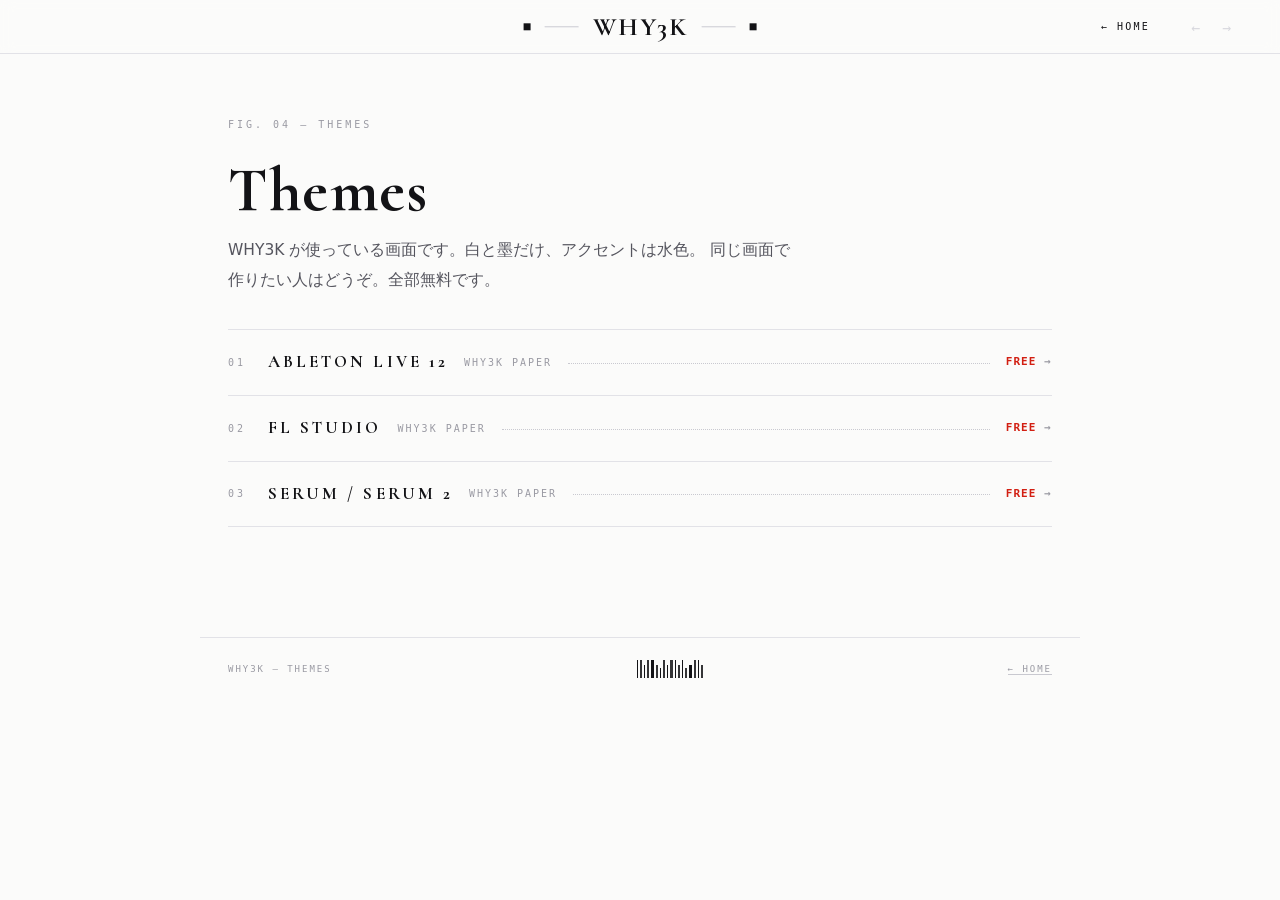
<file: themes/index.html>
<!doctype html>
<html lang="ja">
<head>
<meta charset="utf-8">
<meta name="viewport" content="width=device-width, initial-scale=1">
<title>WHY3K — Themes</title>
<meta name="description" content="WHY3K のテーマ配布。Ableton Live / Serum / FL Studio 向けの、白と墨のテーマ。">
<link rel="canonical" href="https://why3k.github.io/themes/">
<meta property="og:type" content="website">
<meta property="og:site_name" content="WHY3K">
<meta property="og:title" content="WHY3K — Themes">
<meta property="og:description" content="白と墨のテーマ。Ableton Live 12 と Serum、無料。">
<meta property="og:url" content="https://why3k.github.io/themes/">
<meta property="og:image" content="https://why3k.github.io/assets/og.png">
<meta name="twitter:card" content="summary_large_image">
<link rel="icon" type="image/svg+xml" href="../assets/favicon.svg">
<link rel="preload" href="../assets/fonts/cormorant.woff2" as="font" type="font/woff2" crossorigin>
<link rel="stylesheet" href="assets/site-chrome.css?v=20260916b">
<link rel="stylesheet" href="assets/themes.css?v=20260916b">
</head>
<body>

<div class="wrap">

  <span class="cap">fig. 04 — themes</span>
  <h1>Themes</h1>
  <p class="lead">
    WHY3K が使っている画面です。白と墨だけ、アクセントは水色。
    同じ画面で作りたい人はどうぞ。全部無料です。
  </p>

  <div class="list">

    <a class="item" href="ableton-paper.html">
      <span class="idx">01</span>
      <span class="name">Ableton Live 12</span>
      <span class="for">WHY3K Paper</span>
      <span class="lead2"></span>
      <span class="mk"><span class="free">FREE</span> →</span>
    </a>

    <a class="item" href="fl-paper.html">
      <span class="idx">02</span>
      <span class="name">FL Studio</span>
      <span class="for">WHY3K Paper</span>
      <span class="lead2"></span>
      <span class="mk"><span class="free">FREE</span> →</span>
    </a>

    <a class="item" href="serum-paper.html">
      <span class="idx">03</span>
      <span class="name">Serum / Serum 2</span>
      <span class="for">WHY3K Paper</span>
      <span class="lead2"></span>
      <span class="mk"><span class="free">FREE</span> →</span>
    </a>

  </div>


</div>

<footer>
  <span>WHY3K — THEMES</span>
  <span class="barcode" aria-hidden="true"><i></i><i></i><i></i><i></i><i></i><i></i><i></i><i></i><i></i><i></i><i></i><i></i><i></i><i></i><i></i><i></i><i></i><i></i></span>
  <span><a href="/">← HOME</a></span>
</footer>

<script src="assets/site-chrome.js?v=20260916b"></script>
<script src="../assets/local-preview.js"></script>
</body>
</html>
</file>
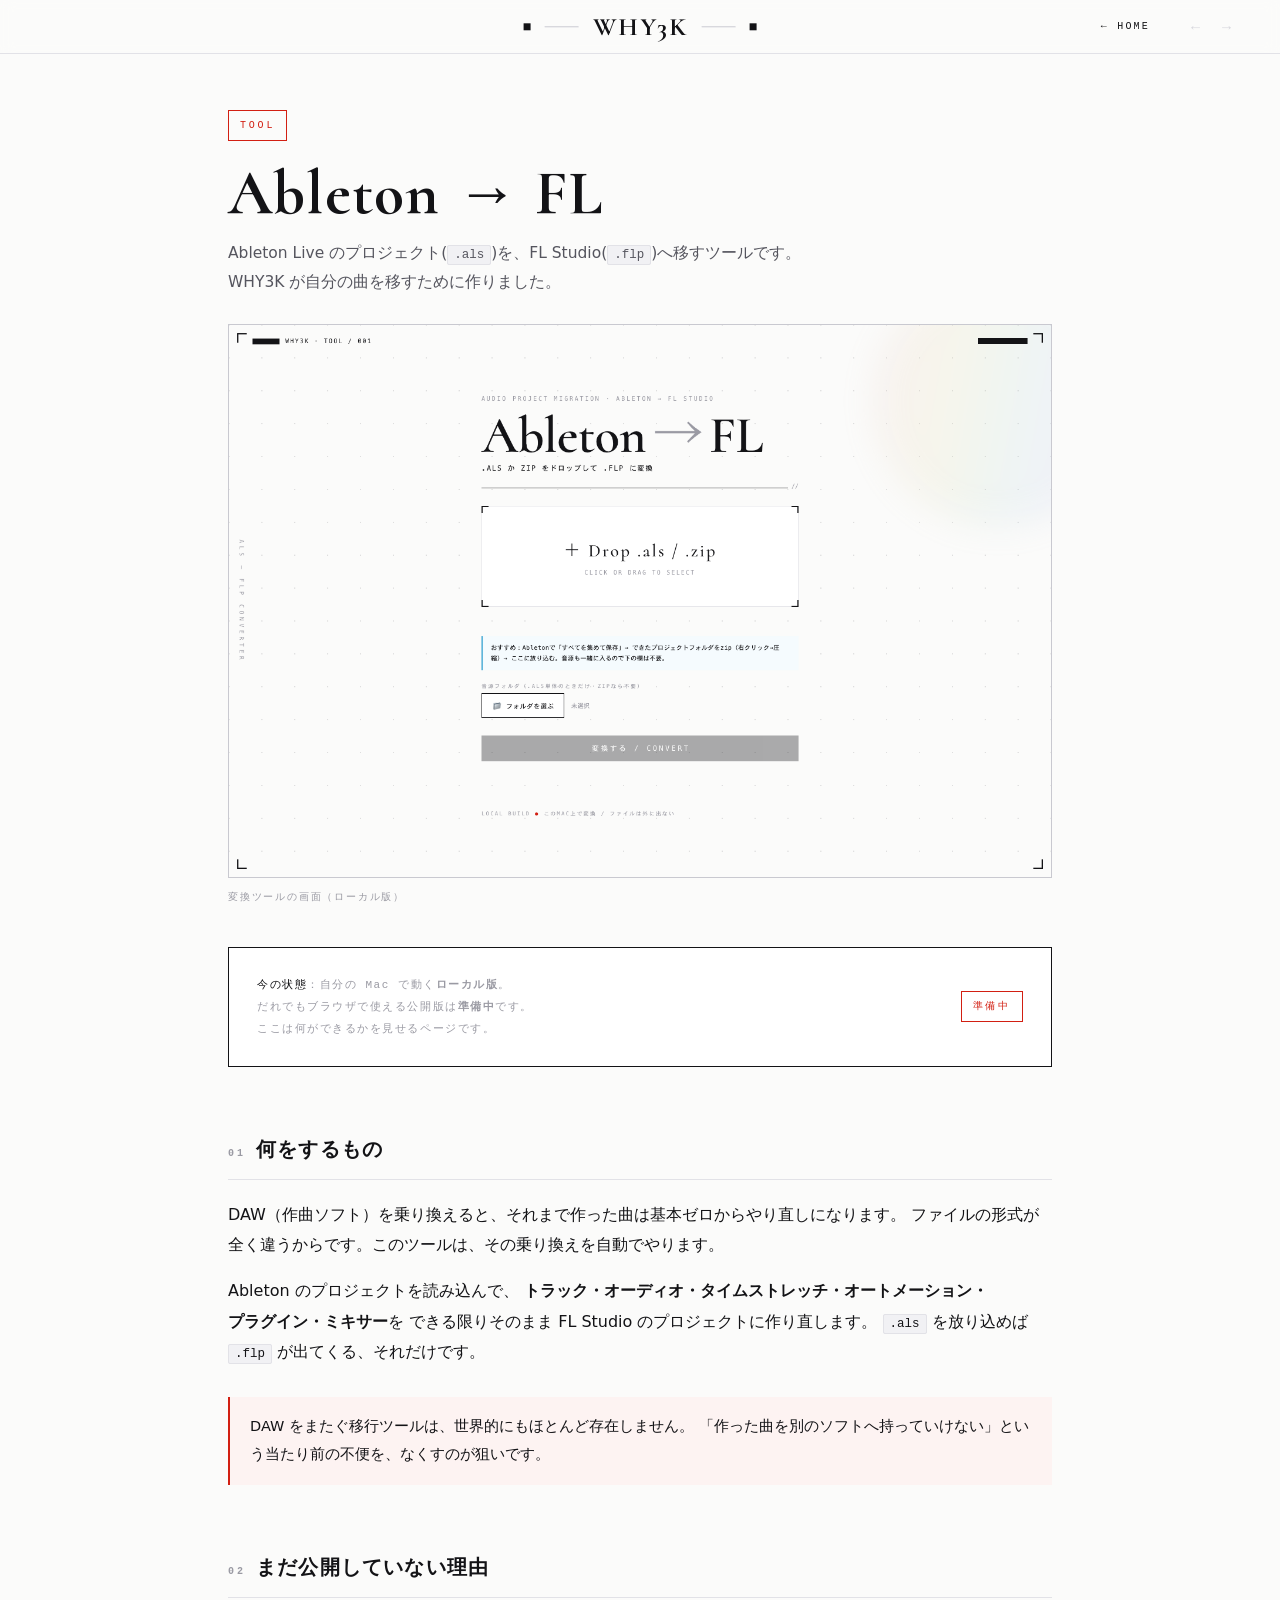
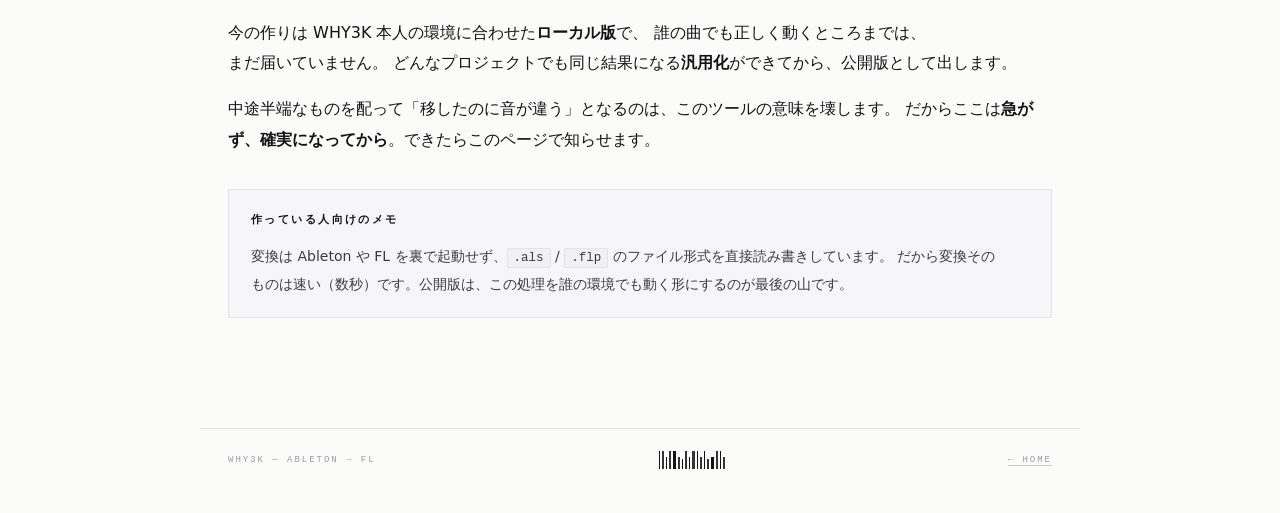
<file: tools/index.html>
<!doctype html>
<html lang="ja">
<head>
<meta charset="utf-8">
<meta name="viewport" content="width=device-width, initial-scale=1">
<title>WHY3K — Ableton → FL 変換ツール</title>
<meta name="description" content="Ableton Live のプロジェクト(.als)を FL Studio(.flp)へ移すツール。WHY3K が自作しています。">
<link rel="canonical" href="https://why3k.github.io/tools/">
<meta property="og:type" content="website">
<meta property="og:site_name" content="WHY3K">
<meta property="og:title" content="WHY3K — Ableton → FL 変換ツール">
<meta property="og:description" content="Ableton(.als) を FL Studio(.flp) へ。トラック・オーディオ・自動化・プラグインごと移す自作ツール。">
<meta property="og:url" content="https://why3k.github.io/tools/">
<meta property="og:image" content="https://why3k.github.io/tools/img/converter.png">
<meta name="twitter:card" content="summary_large_image">
<link rel="icon" type="image/svg+xml" href="../assets/favicon.svg">
<link rel="preload" href="../assets/fonts/cormorant.woff2" as="font" type="font/woff2" crossorigin>
<link rel="stylesheet" href="../themes/assets/site-chrome.css?v=20260916b">
<link rel="stylesheet" href="../themes/assets/themes.css?v=20260916b">
</head>
<body>

<div class="wrap">

  <span class="mark">TOOL</span>
  <h1>Ableton → FL</h1>
  <p class="lead">
    Ableton Live のプロジェクト(<code>.als</code>)を、FL Studio(<code>.flp</code>)へ移すツールです。
    WHY3K が自分の曲を移すために作りました。
  </p>

  <figure>
    <img src="img/converter.png" alt="Ableton → FL 変換ツールの画面" width="1400" loading="eager">
    <figcaption>変換ツールの画面（ローカル版）</figcaption>
  </figure>

  <div class="dlbox">
    <span class="dlmeta">
      <b>今の状態</b>：自分の Mac で動く<strong>ローカル版</strong>。<br>
      だれでもブラウザで使える公開版は<strong>準備中</strong>です。<br>
      ここは何ができるかを見せるページです。
    </span>
    <span class="mark">準備中</span>
  </div>

  <h2><span class="no">01</span>何をするもの</h2>

  <p>
    DAW（作曲ソフト）を乗り換えると、それまで作った曲は基本ゼロからやり直しになります。
    ファイルの形式が全く違うからです。このツールは、その乗り換えを自動でやります。
  </p>

  <p>
    Ableton のプロジェクトを読み込んで、
    <strong>トラック・オーディオ・タイムストレッチ・オートメーション・プラグイン・ミキサー</strong>を
    できる限りそのまま FL Studio のプロジェクトに作り直します。
    <code>.als</code> を放り込めば <code>.flp</code> が出てくる、それだけです。
  </p>

  <div class="note">
    DAW をまたぐ移行ツールは、世界的にもほとんど存在しません。
    「作った曲を別のソフトへ持っていけない」という当たり前の不便を、なくすのが狙いです。
  </div>

  <h2><span class="no">02</span>まだ公開していない理由</h2>

  <p>
    今の作りは WHY3K 本人の環境に合わせた<strong>ローカル版</strong>で、
    誰の曲でも正しく動くところまでは、まだ届いていません。
    どんなプロジェクトでも同じ結果になる<strong>汎用化</strong>ができてから、公開版として出します。
  </p>

  <p>
    中途半端なものを配って「移したのに音が違う」となるのは、このツールの意味を壊します。
    だからここは<strong>急がず、確実になってから</strong>。できたらこのページで知らせます。
  </p>

  <div class="quiet">
    <h3>作っている人向けのメモ</h3>
    <p style="margin:0">
      変換は Ableton や FL を裏で起動せず、<code>.als</code> / <code>.flp</code> のファイル形式を直接読み書きしています。
      だから変換そのものは速い（数秒）です。公開版は、この処理を誰の環境でも動く形にするのが最後の山です。
    </p>
  </div>

</div>

<footer>
  <span>WHY3K — ABLETON → FL</span>
  <span class="barcode" aria-hidden="true"><i></i><i></i><i></i><i></i><i></i><i></i><i></i><i></i><i></i><i></i><i></i><i></i><i></i><i></i><i></i><i></i><i></i><i></i></span>
  <span><a href="/">← HOME</a></span>
</footer>

<script src="../themes/assets/site-chrome.js?v=20260916b"></script>
<script src="../assets/local-preview.js"></script>
</body>
</html>
</file>
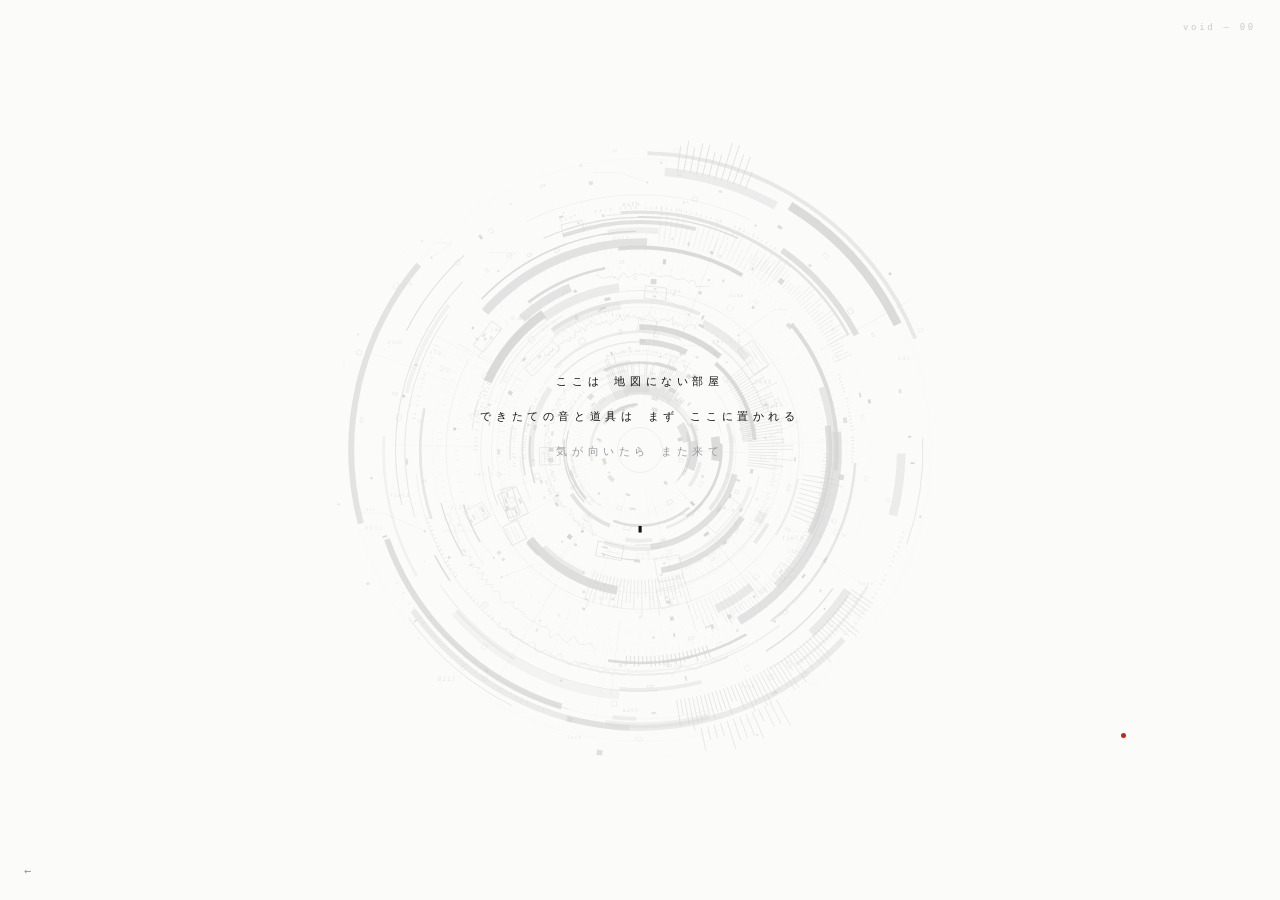
<file: void/index.html>
<!doctype html>
<html lang="ja">
<head>
<meta charset="utf-8">
<meta name="viewport" content="width=device-width, initial-scale=1">
<meta name="format-detection" content="telephone=no, date=no, address=no, email=no">
<meta name="robots" content="noindex, nofollow">
<title>—</title>
<link rel="icon" type="image/svg+xml" href="../assets/favicon.svg">
<style>
  * { margin: 0; padding: 0; box-sizing: border-box; }
  html, body { height: 100%; }
  body {
    background: #fbfbfa;
    color: #131316;
    font-family: "SF Mono", "Menlo", "Osaka-Mono", monospace;
    display: flex; align-items: center; justify-content: center;
    overflow: hidden;
  }
  main { text-align: center; position: relative; z-index: 1; }
  .schem {
    position: fixed; left: 50%; top: 50%;
    width: min(94vw, 660px);
    transform: translate(-50%, -50%);
    opacity: 0; pointer-events: none;
    animation: schemin 2.4s ease .4s forwards;
  }
  @keyframes schemin { to { opacity: .16; } }
  @media (prefers-reduced-motion: no-preference) {
    .schem { animation: schemin 2.4s ease .4s forwards, schemspin 420s linear infinite; }
  }
  @keyframes schemspin {
    from { transform: translate(-50%, -50%) rotate(0deg); }
    to   { transform: translate(-50%, -50%) rotate(360deg); }
  }
  .ln {
    font-size: 11px; letter-spacing: .42em; line-height: 3.2;
    opacity: 0; animation: appear 1.2s ease forwards;
    white-space: nowrap;
  }
  .ln:nth-child(1) { animation-delay: .9s; }
  .ln:nth-child(2) { animation-delay: 2.4s; }
  .ln:nth-child(3) { animation-delay: 3.9s; }
  .ln.dim { color: #9a9aa3; }
  @keyframes appear { to { opacity: 1; } }

  /* 「地図にない部屋」だけ、たまに機械的に痙攣する */
  .ln:nth-child(1) { animation: appear 1.2s ease .9s forwards, twitch 9s steps(1) 4.5s infinite; }
  @keyframes twitch {
    0%, 96.9%, 98.3%, 100% { transform: none; }
    97%   { transform: translateX(3px) skewX(-4deg); }
    97.7% { transform: translateX(-2px); }
  }

  .cur {
    display: inline-block; margin-top: 34px; font-size: 11px;
    opacity: 0; animation: appear .1s ease 5.1s forwards;
  }
  .cur::after { content: "▮"; animation: blink 1.2s steps(2) infinite; }
  @keyframes blink { 50% { opacity: 0; } }

  .dot {
    position: fixed; right: 12vw; bottom: 18vh;
    width: 5px; height: 5px; border-radius: 50%;
    background: #d21f12;
    animation: breathe 3.69s ease-in-out infinite;
  }
  @keyframes breathe { 50% { opacity: .25; } }
  .back {
    position: fixed; left: 24px; bottom: 22px;
    color: #9a9aa3; text-decoration: none;
    font-size: 12px; letter-spacing: .3em;
    opacity: 0; animation: appear 1s ease 5.9s forwards;
  }
  .back:hover { color: #131316; }
  .coords {
    position: fixed; right: 24px; top: 22px;
    font-size: 9px; letter-spacing: .3em; color: #c9c9d0;
  }
  @media (max-width: 480px) {
    .ln { font-size: 9px; letter-spacing: .3em; }
  }
</style>
</head>
<body>
<img class="schem" src="../assets/schematic.svg" alt="" aria-hidden="true">
<main>
  <p class="ln">ここは 地図にない部屋</p>
  <p class="ln">できたての音と道具は まず ここに置かれる</p>
  <p class="ln dim">気が向いたら また来て</p>
  <br>
  <span class="cur"></span>
</main>
<span class="dot" aria-hidden="true"></span>
<span class="coords" aria-hidden="true">void — 00</span>
<a class="back" href="../" aria-label="戻る">←</a>
<script src="../assets/local-preview.js"></script>
</body>
</html>
</file>
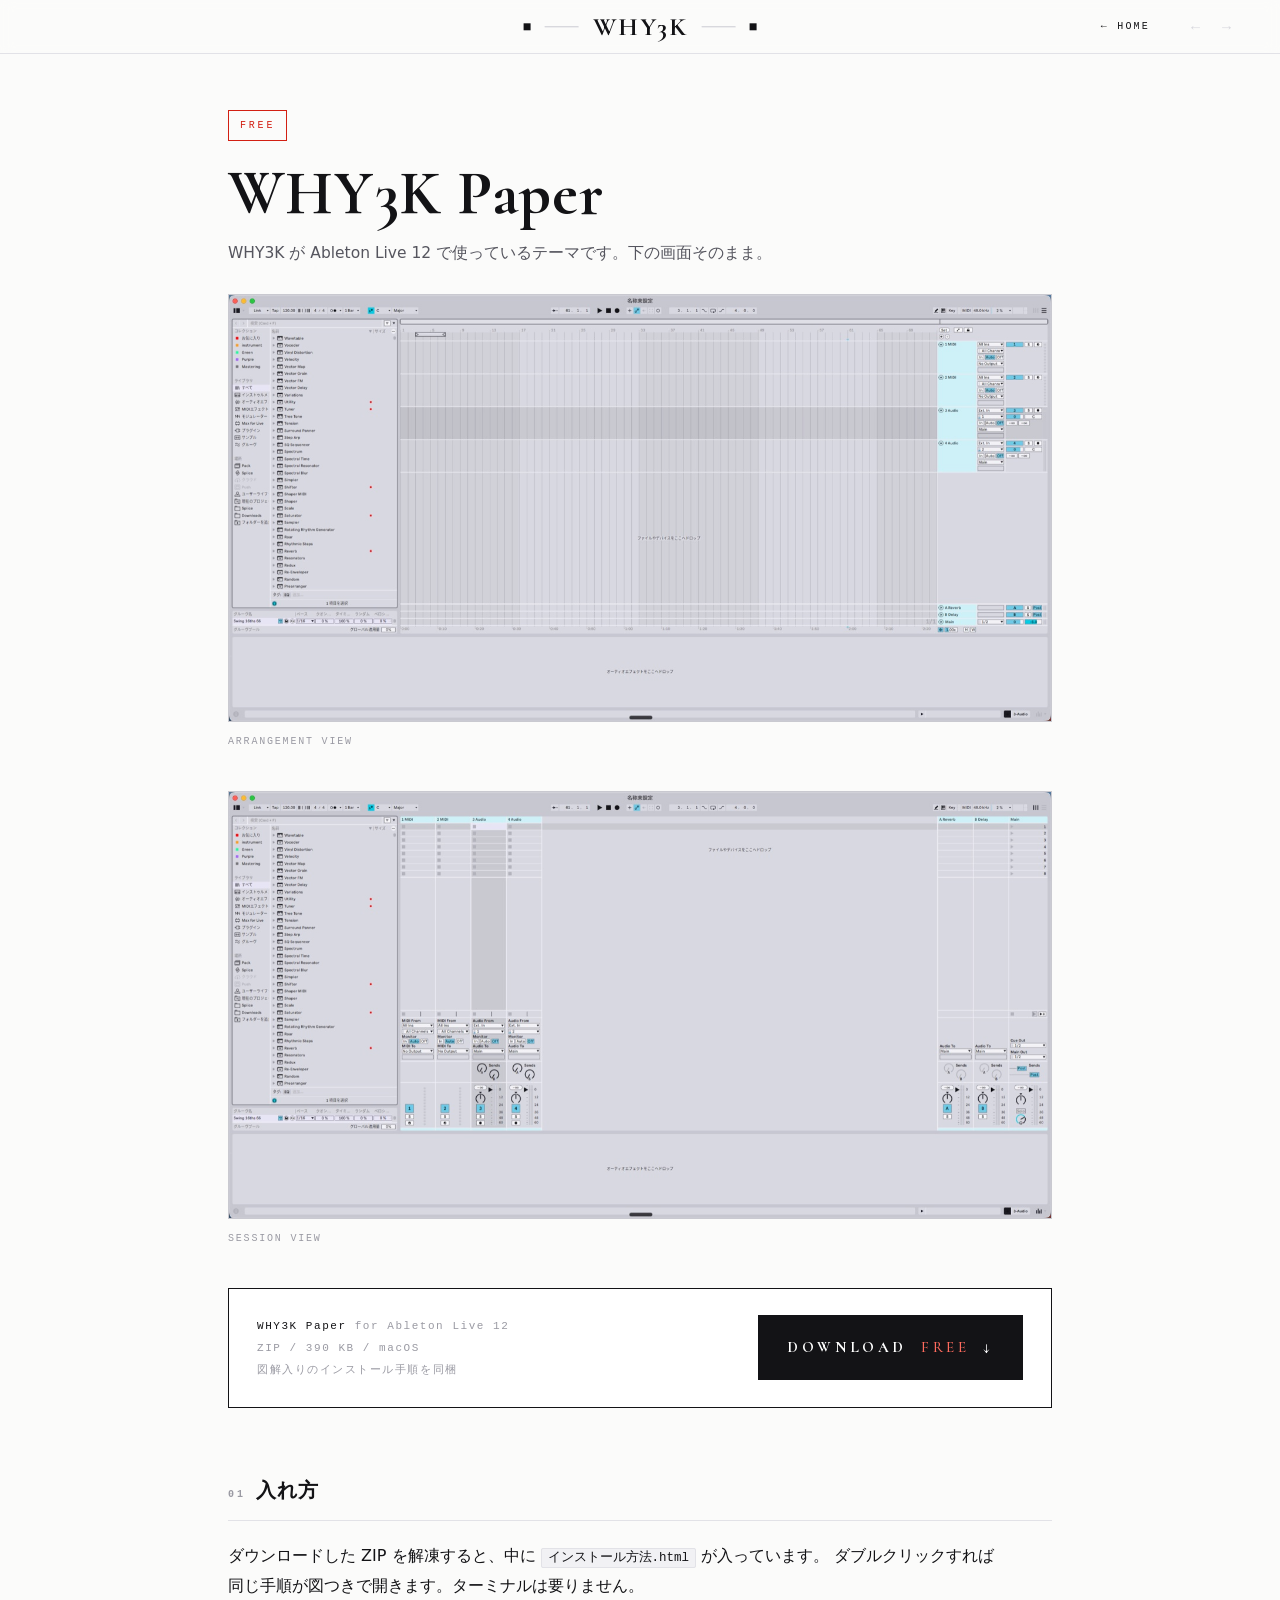
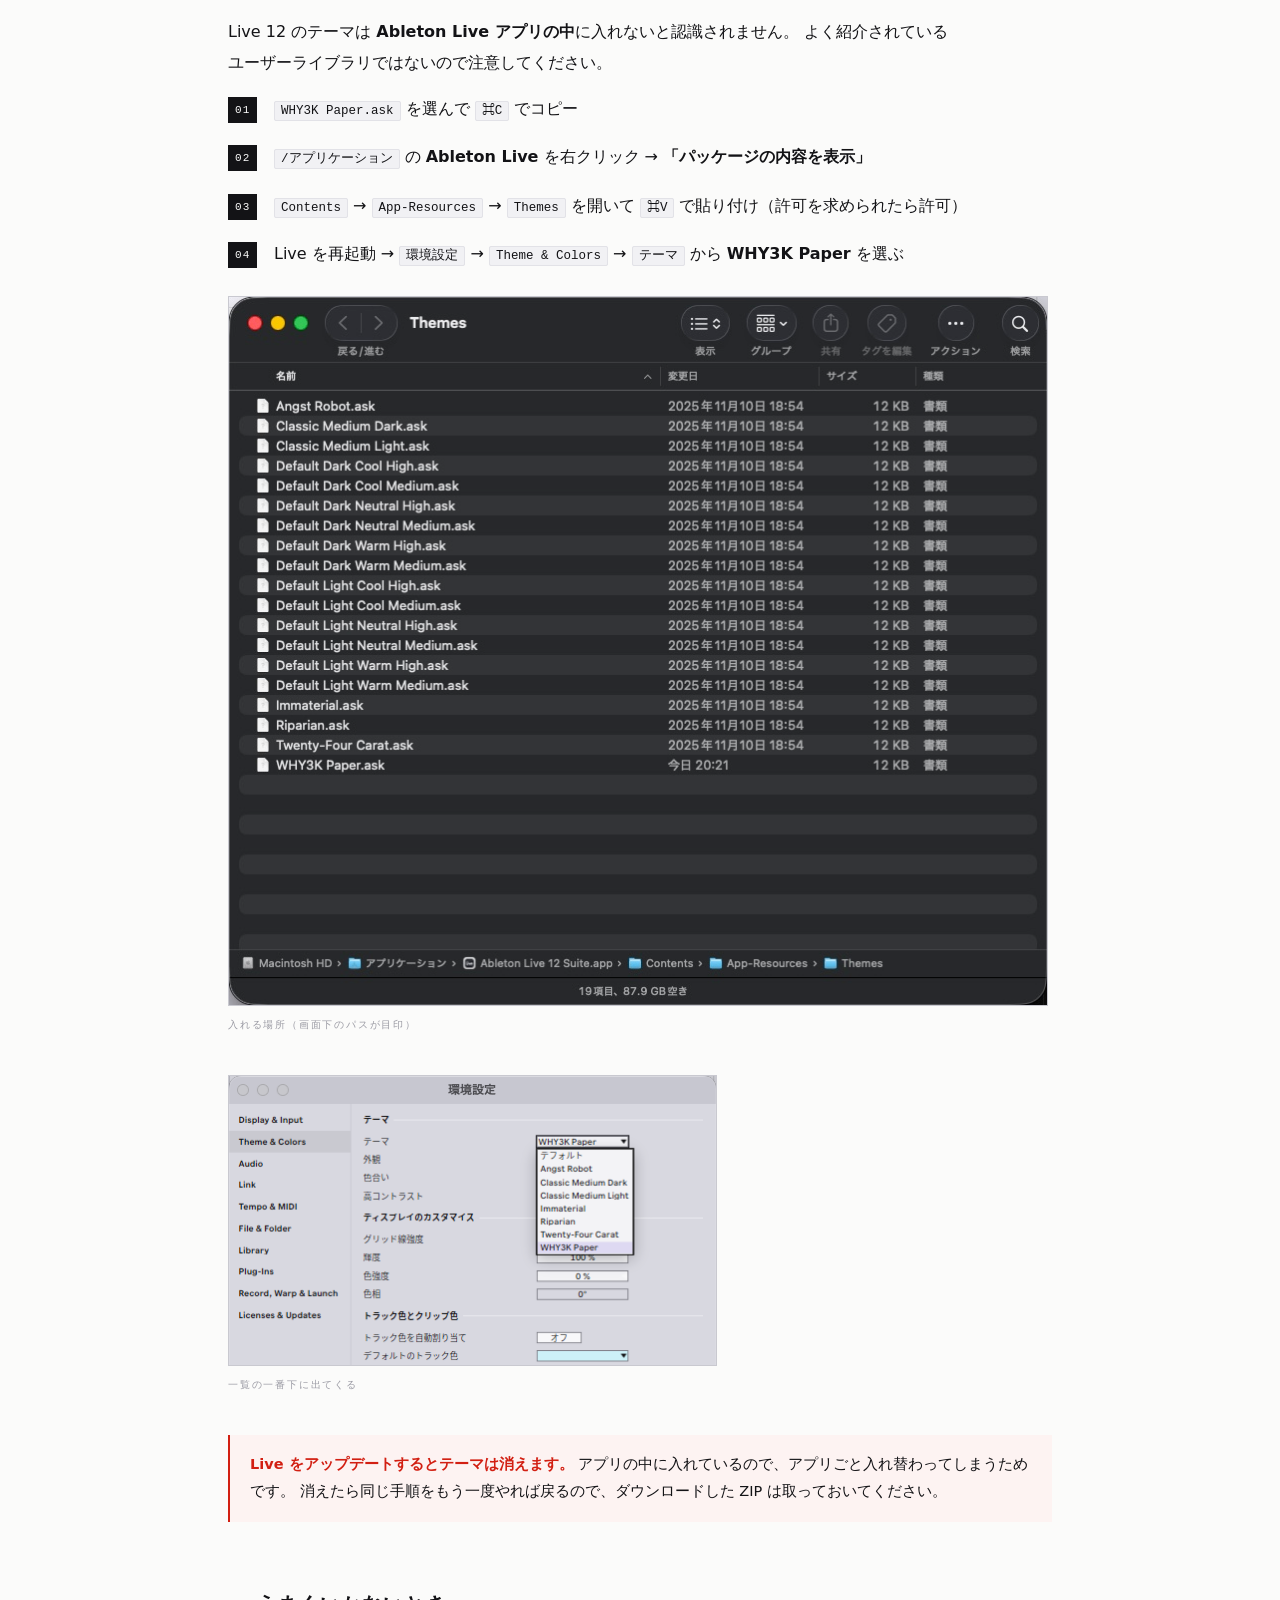
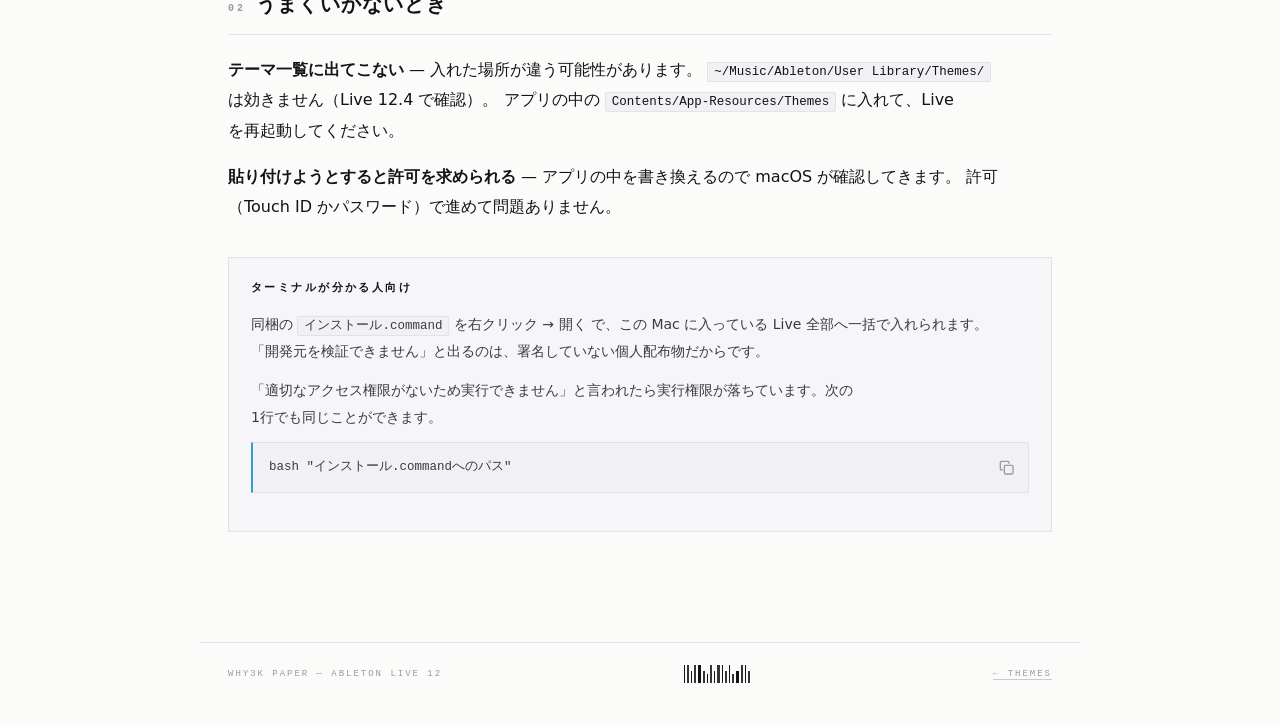
<file: themes/ableton-paper.html>
<!doctype html>
<html lang="ja">
<head>
<meta charset="utf-8">
<meta name="viewport" content="width=device-width, initial-scale=1">
<title>WHY3K Paper — Ableton Live 12 テーマ</title>
<meta name="description" content="WHY3K が Ableton Live 12 で使っているテーマ。無料で配布しています。">
<link rel="canonical" href="https://why3k.github.io/themes/ableton-paper.html">
<meta property="og:type" content="website">
<meta property="og:site_name" content="WHY3K">
<meta property="og:title" content="WHY3K Paper — Ableton Live 12 テーマ">
<meta property="og:description" content="WHY3K が Ableton Live 12 で使っているテーマ。無料。">
<meta property="og:url" content="https://why3k.github.io/themes/ableton-paper.html">
<meta property="og:image" content="https://why3k.github.io/themes/img/arrange.jpg">
<meta name="twitter:card" content="summary_large_image">
<link rel="icon" type="image/svg+xml" href="../assets/favicon.svg">
<link rel="preload" href="../assets/fonts/cormorant.woff2" as="font" type="font/woff2" crossorigin>
<link rel="stylesheet" href="assets/site-chrome.css?v=20260916b">
<link rel="stylesheet" href="assets/themes.css?v=20260916b">
</head>
<body>

<div class="wrap">

  <span class="mark">FREE</span>
  <h1>WHY3K Paper</h1>
  <p class="lead">
    WHY3K が Ableton Live 12 で使っているテーマです。下の画面そのまま。
  </p>

  <figure>
    <img src="img/arrange.jpg" alt="WHY3K Paper を適用したアレンジメントビュー" width="1400" loading="eager">
    <figcaption>Arrangement View</figcaption>
  </figure>

  <figure>
    <img src="img/session.jpg" alt="WHY3K Paper を適用したセッションビュー" width="1400" loading="lazy">
    <figcaption>Session View</figcaption>
  </figure>

  <div class="dlbox">
    <span class="dlmeta">
      <b>WHY3K Paper</b> for Ableton Live 12<br>
      ZIP / 390 KB / macOS<br>
      図解入りのインストール手順を同梱
    </span>
    <a class="btn" href="downloads/WHY3K_Paper_Live12_Theme.zip" download>
      Download <span class="free">FREE</span> ↓
    </a>
  </div>

  <h2><span class="no">01</span>入れ方</h2>

  <p>
    ダウンロードした ZIP を解凍すると、中に <code>インストール方法.html</code> が入っています。
    ダブルクリックすれば同じ手順が図つきで開きます。ターミナルは要りません。
  </p>

  <p>
    Live 12 のテーマは <strong>Ableton Live アプリの中</strong>に入れないと認識されません。
    よく紹介されているユーザーライブラリではないので注意してください。
  </p>

  <ol class="steps">
    <li><code>WHY3K Paper.ask</code> を選んで <code>⌘C</code> でコピー</li>
    <li><code>/アプリケーション</code> の <strong>Ableton Live</strong> を右クリック → <strong>「パッケージの内容を表示」</strong></li>
    <li><code>Contents</code> → <code>App-Resources</code> → <code>Themes</code> を開いて <code>⌘V</code> で貼り付け（許可を求められたら許可）</li>
    <li>Live を再起動 → <code>環境設定</code> → <code>Theme &amp; Colors</code> → <code>テーマ</code> から <strong>WHY3K Paper</strong> を選ぶ</li>
  </ol>

  <figure>
    <img src="img/finder.jpg" alt="Themes フォルダに WHY3K Paper.ask を入れた状態" width="820" loading="lazy">
    <figcaption>入れる場所（画面下のパスが目印）</figcaption>
  </figure>

  <figure>
    <img class="native" src="img/pref.png" alt="環境設定のテーマ一覧に WHY3K Paper が出ている" width="489" loading="lazy">
    <figcaption>一覧の一番下に出てくる</figcaption>
  </figure>

  <div class="note">
    <strong>Live をアップデートするとテーマは消えます。</strong>
    アプリの中に入れているので、アプリごと入れ替わってしまうためです。
    消えたら同じ手順をもう一度やれば戻るので、ダウンロードした ZIP は取っておいてください。
  </div>

  <h2><span class="no">02</span>うまくいかないとき</h2>

  <p>
    <strong>テーマ一覧に出てこない</strong> — 入れた場所が違う可能性があります。
    <code>~/Music/Ableton/User Library/Themes/</code> は効きません（Live 12.4 で確認）。
    アプリの中の <code>Contents/App-Resources/Themes</code> に入れて、Live を再起動してください。
  </p>

  <p>
    <strong>貼り付けようとすると許可を求められる</strong> — アプリの中を書き換えるので macOS が確認してきます。
    許可（Touch ID かパスワード）で進めて問題ありません。
  </p>

  <div class="quiet">
    <h3>ターミナルが分かる人向け</h3>
    <p style="margin-bottom:12px">
      同梱の <code>インストール.command</code> を右クリック → 開く で、この Mac に入っている Live 全部へ一括で入れられます。
      「開発元を検証できません」と出るのは、署名していない個人配布物だからです。
    </p>
    <p style="margin:0">
      「適切なアクセス権限がないため実行できません」と言われたら実行権限が落ちています。次の1行でも同じことができます。
    </p>
    <pre style="margin-top:12px">bash "インストール.commandへのパス"</pre>
  </div>

</div>

<footer>
  <span>WHY3K PAPER — ABLETON LIVE 12</span>
  <span class="barcode" aria-hidden="true"><i></i><i></i><i></i><i></i><i></i><i></i><i></i><i></i><i></i><i></i><i></i><i></i><i></i><i></i><i></i><i></i><i></i><i></i></span>
  <span><a href="/themes/">← THEMES</a></span>
</footer>

<script src="assets/site-chrome.js?v=20260916b"></script>
<script src="../assets/local-preview.js"></script>
</body>
</html>
</file>
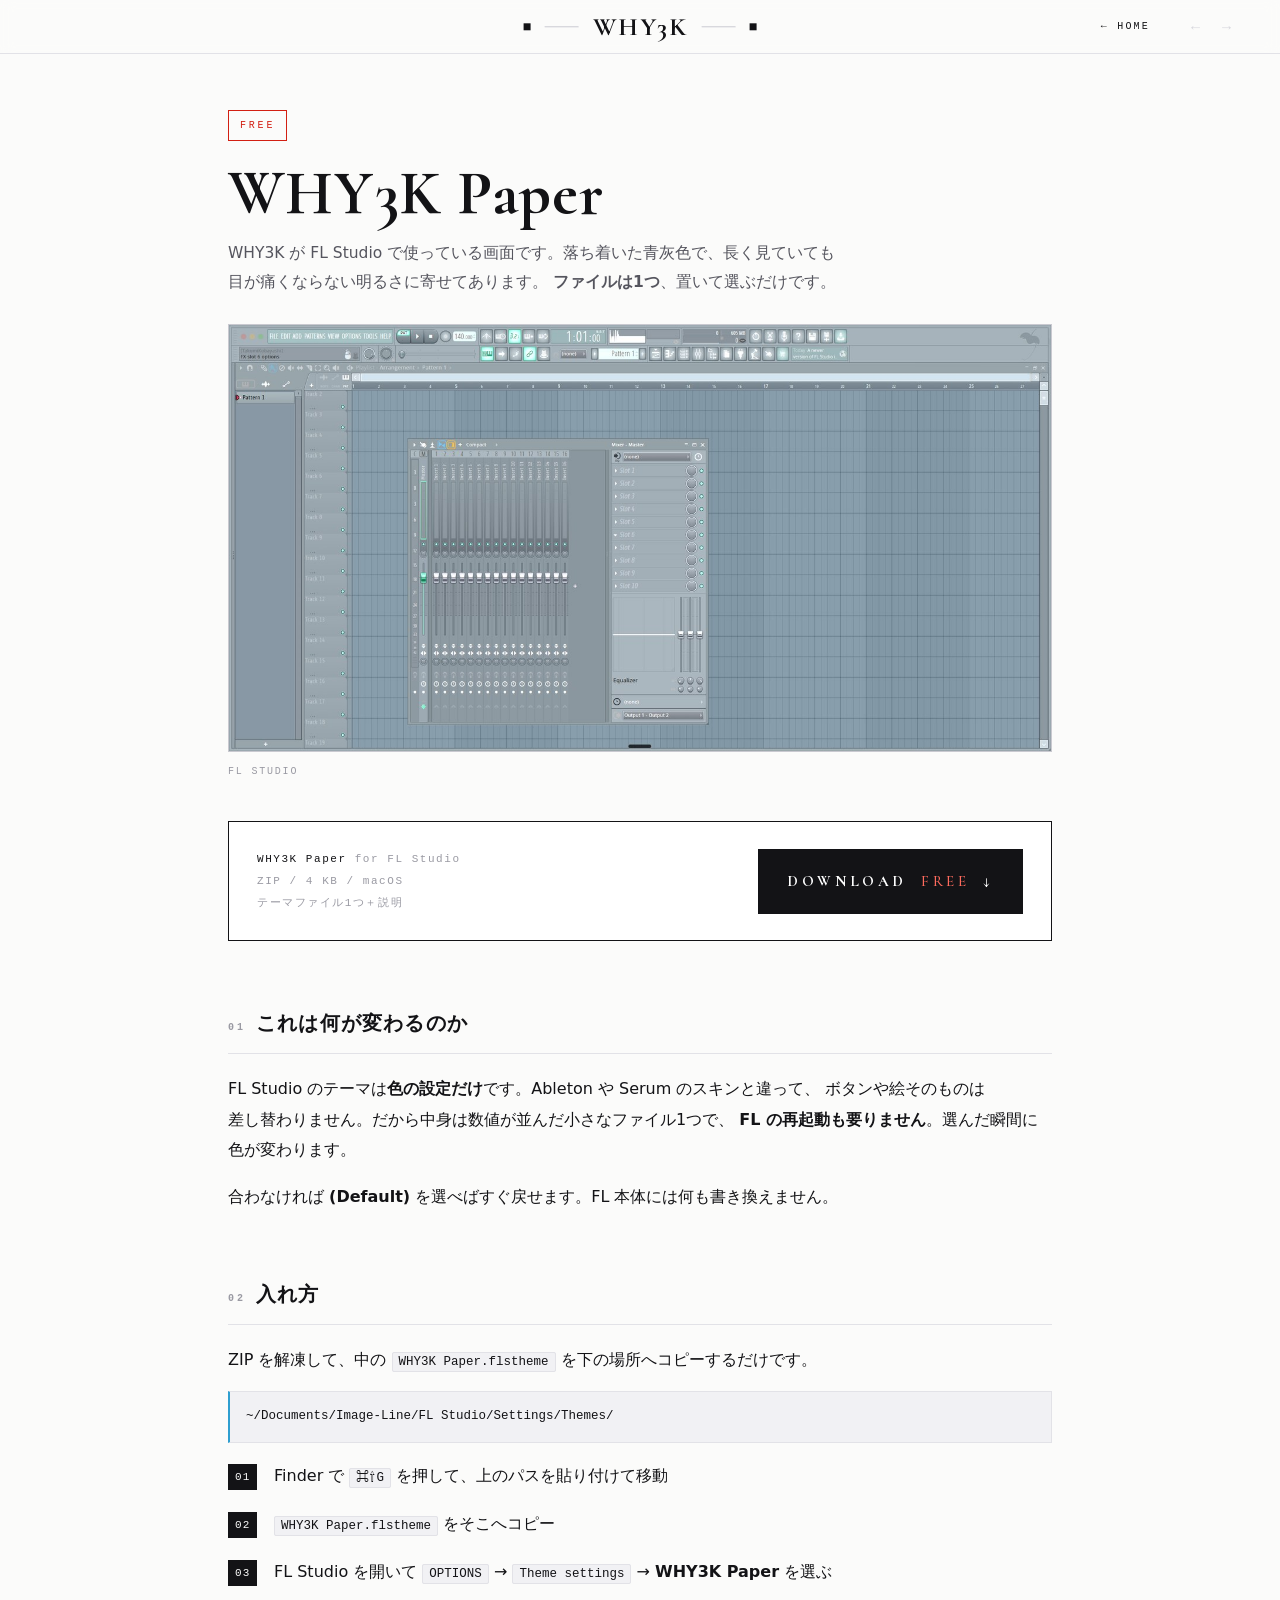
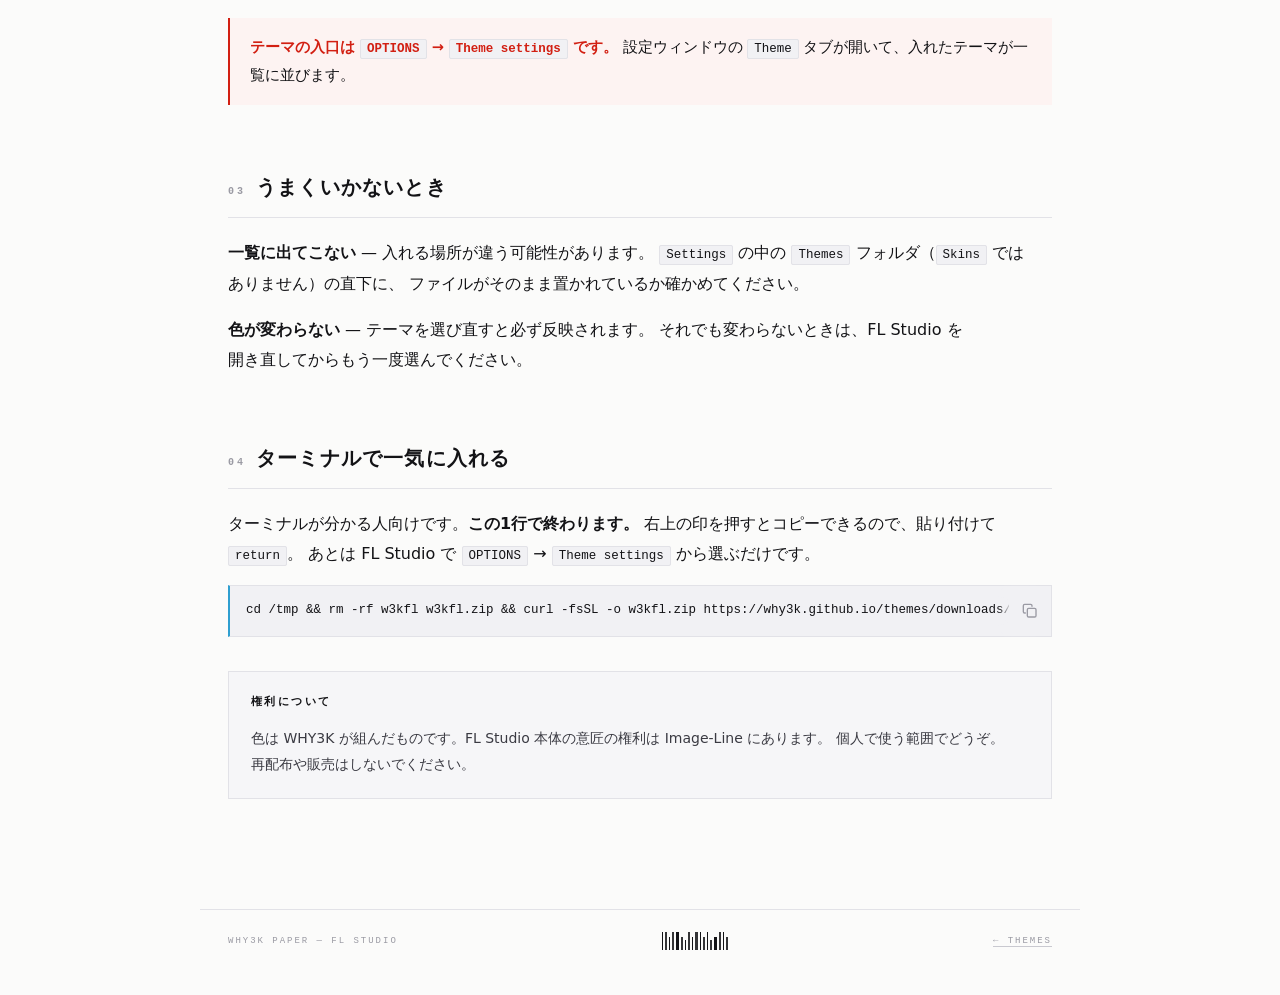
<file: themes/fl-paper.html>
<!doctype html>
<html lang="ja">
<head>
<meta charset="utf-8">
<meta name="viewport" content="width=device-width, initial-scale=1">
<title>WHY3K Paper — FL Studio テーマ</title>
<meta name="description" content="WHY3K が FL Studio で使っているテーマ。落ち着いた青灰色。無料で配布しています。">
<link rel="canonical" href="https://why3k.github.io/themes/fl-paper.html">
<meta property="og:type" content="website">
<meta property="og:site_name" content="WHY3K">
<meta property="og:title" content="WHY3K Paper — FL Studio テーマ">
<meta property="og:description" content="落ち着いた青灰色の FL Studio。無料。">
<meta property="og:url" content="https://why3k.github.io/themes/fl-paper.html">
<meta property="og:image" content="https://why3k.github.io/assets/og.png">
<meta name="twitter:card" content="summary_large_image">
<link rel="icon" type="image/svg+xml" href="../assets/favicon.svg">
<link rel="preload" href="../assets/fonts/cormorant.woff2" as="font" type="font/woff2" crossorigin>
<link rel="stylesheet" href="assets/site-chrome.css?v=20260916b">
<link rel="stylesheet" href="assets/themes.css?v=20260916b">
</head>
<body>

<div class="wrap">

  <span class="mark">FREE</span>
  <h1>WHY3K Paper</h1>
  <p class="lead">
    WHY3K が FL Studio で使っている画面です。落ち着いた青灰色で、長く見ていても目が痛くならない明るさに寄せてあります。
    <strong>ファイルは1つ</strong>、置いて選ぶだけです。
  </p>

  <figure>
    <img src="img/fl.jpg" alt="WHY3K Paper を適用した FL Studio" width="1400" loading="eager">
    <figcaption>FL Studio</figcaption>
  </figure>

  <div class="dlbox">
    <span class="dlmeta">
      <b>WHY3K Paper</b> for FL Studio<br>
      ZIP / 4 KB / macOS<br>
      テーマファイル1つ＋説明
    </span>
    <a class="btn" href="downloads/WHY3K_Paper_FL_Theme.zip" download>
      Download <span class="free">FREE</span> ↓
    </a>
  </div>

  <h2><span class="no">01</span>これは何が変わるのか</h2>

  <p>
    FL Studio のテーマは<strong>色の設定だけ</strong>です。Ableton や Serum のスキンと違って、
    ボタンや絵そのものは差し替わりません。だから中身は数値が並んだ小さなファイル1つで、
    <strong>FL の再起動も要りません</strong>。選んだ瞬間に色が変わります。
  </p>

  <p>
    合わなければ <strong>(Default)</strong> を選べばすぐ戻せます。FL 本体には何も書き換えません。
  </p>

  <h2><span class="no">02</span>入れ方</h2>

  <p>
    ZIP を解凍して、中の <code>WHY3K Paper.flstheme</code> を下の場所へコピーするだけです。
  </p>

  <pre class="nocopy">~/Documents/Image-Line/FL Studio/Settings/Themes/</pre>

  <ol class="steps">
    <li>Finder で <code>⌘⇧G</code> を押して、上のパスを貼り付けて移動</li>
    <li><code>WHY3K Paper.flstheme</code> をそこへコピー</li>
    <li>FL Studio を開いて <code>OPTIONS</code> → <code>Theme settings</code> →
      <strong>WHY3K Paper</strong> を選ぶ</li>
  </ol>

  <div class="note">
    <strong>テーマの入口は <code>OPTIONS</code> → <code>Theme settings</code> です。</strong>
    設定ウィンドウの <code>Theme</code> タブが開いて、入れたテーマが一覧に並びます。
  </div>

  <h2><span class="no">03</span>うまくいかないとき</h2>

  <p>
    <strong>一覧に出てこない</strong> — 入れる場所が違う可能性があります。
    <code>Settings</code> の中の <code>Themes</code> フォルダ（<code>Skins</code> ではありません）の直下に、
    ファイルがそのまま置かれているか確かめてください。
  </p>

  <p>
    <strong>色が変わらない</strong> — テーマを選び直すと必ず反映されます。
    それでも変わらないときは、FL Studio を開き直してからもう一度選んでください。
  </p>

  <h2><span class="no">04</span>ターミナルで一気に入れる</h2>

  <p>
    ターミナルが分かる人向けです。<strong>この1行で終わります。</strong>
    右上の印を押すとコピーできるので、貼り付けて <code>return</code>。
    あとは FL Studio で <code>OPTIONS</code> → <code>Theme settings</code> から選ぶだけです。
  </p>

  <pre>cd /tmp &amp;&amp; rm -rf w3kfl w3kfl.zip &amp;&amp; curl -fsSL -o w3kfl.zip https://why3k.github.io/themes/downloads/WHY3K_Paper_FL_Theme.zip &amp;&amp; unzip -oq w3kfl.zip -d w3kfl &amp;&amp; cp w3kfl/*/"WHY3K Paper.flstheme" ~/Documents/Image-Line/"FL Studio"/Settings/Themes/ &amp;&amp; rm -rf w3kfl w3kfl.zip &amp;&amp; echo "入りました。FL の OPTIONS → Theme settings から選んでください"</pre>

  <div class="quiet">
    <h3>権利について</h3>
    <p style="margin:0">
      色は WHY3K が組んだものです。FL Studio 本体の意匠の権利は Image-Line にあります。
      個人で使う範囲でどうぞ。再配布や販売はしないでください。
    </p>
  </div>

</div>

<footer>
  <span>WHY3K PAPER — FL STUDIO</span>
  <span class="barcode" aria-hidden="true"><i></i><i></i><i></i><i></i><i></i><i></i><i></i><i></i><i></i><i></i><i></i><i></i><i></i><i></i><i></i><i></i><i></i><i></i></span>
  <span><a href="/themes/">← THEMES</a></span>
</footer>

<script src="assets/site-chrome.js?v=20260916b"></script>
<script src="../assets/local-preview.js"></script>
</body>
</html>
</file>
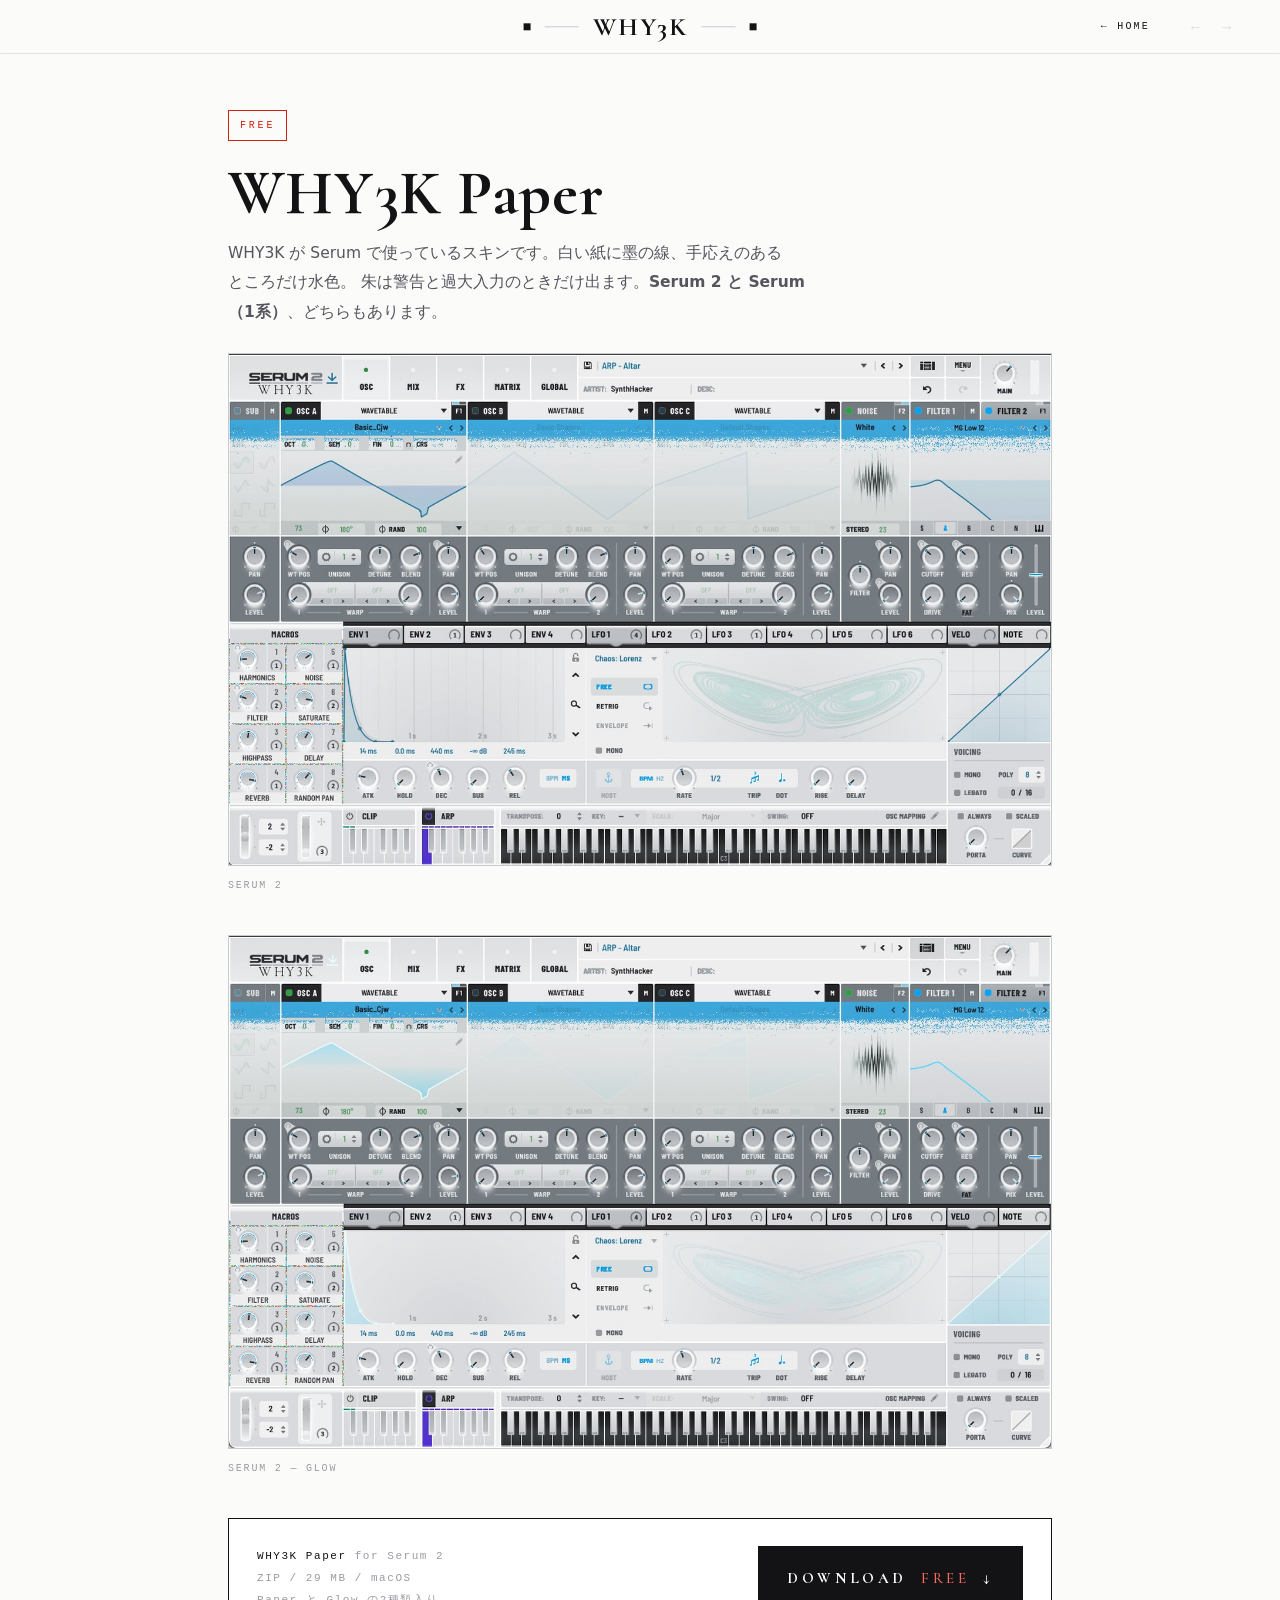
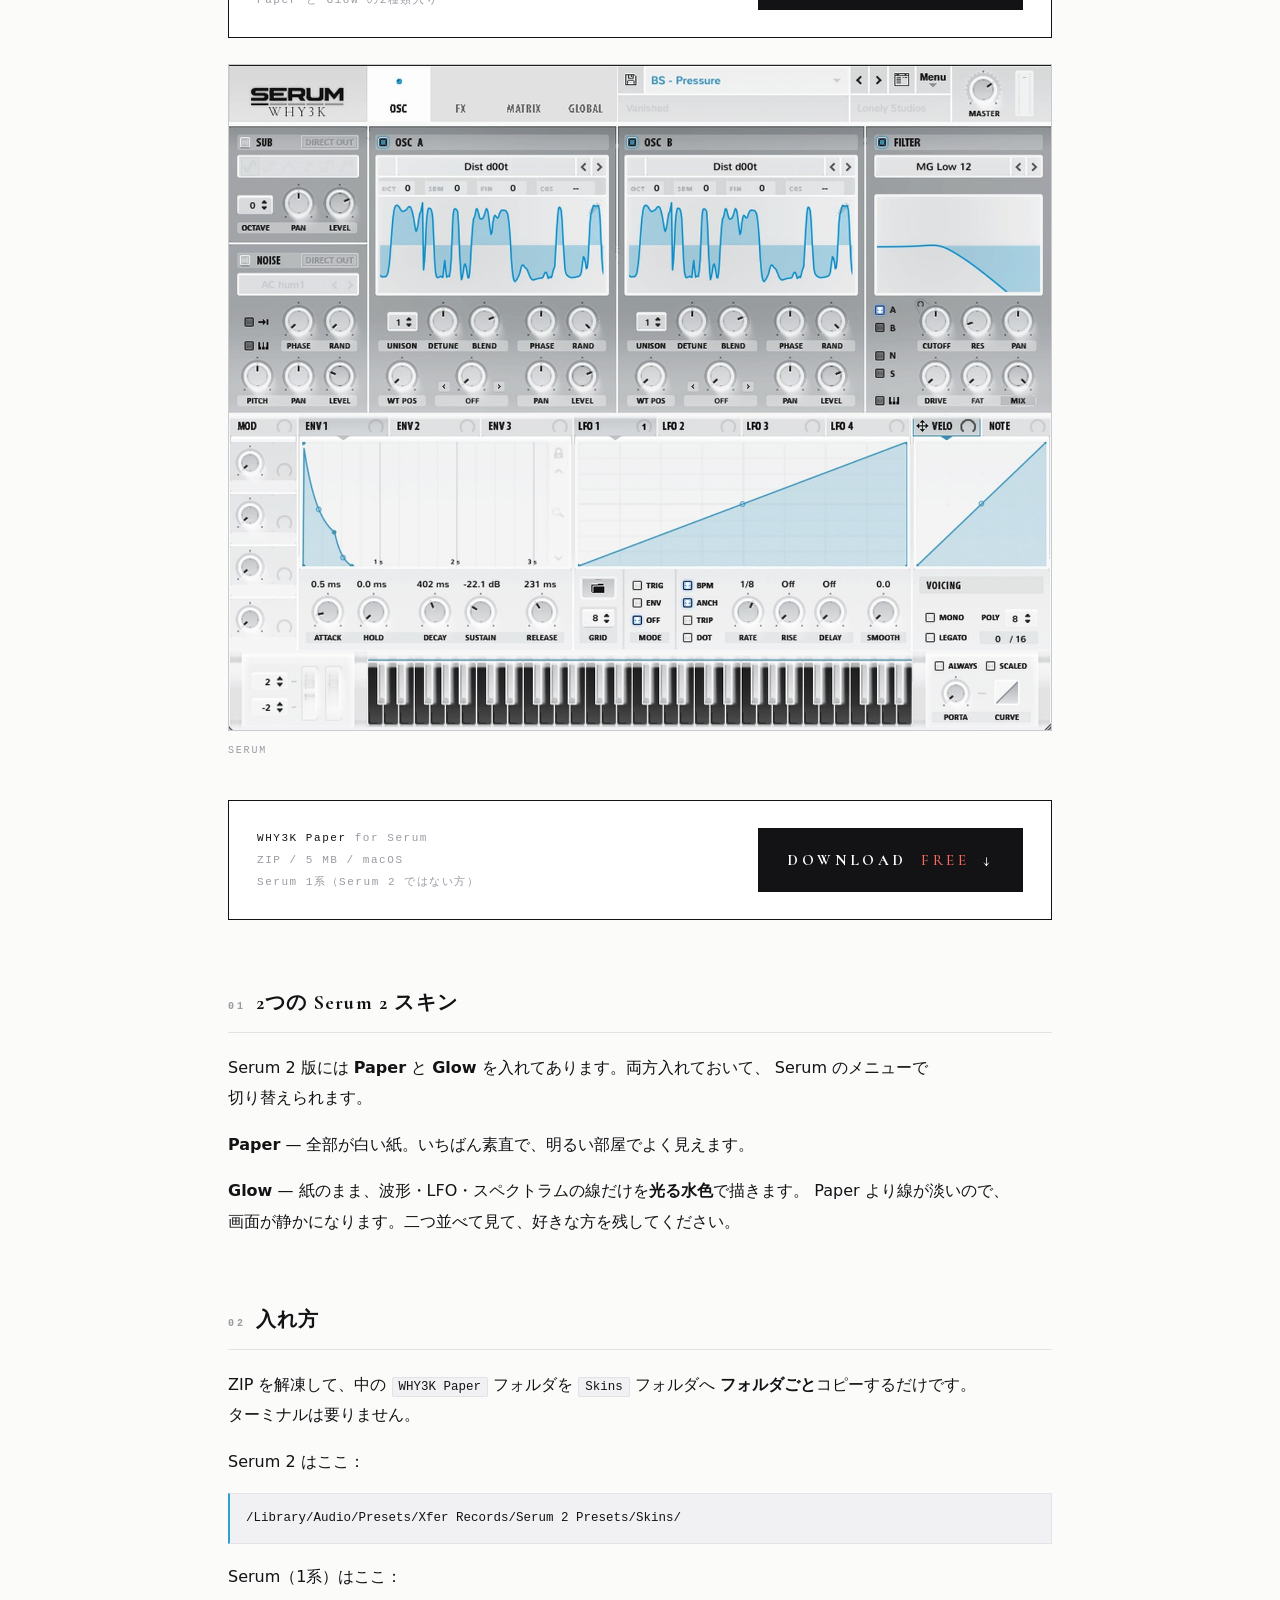
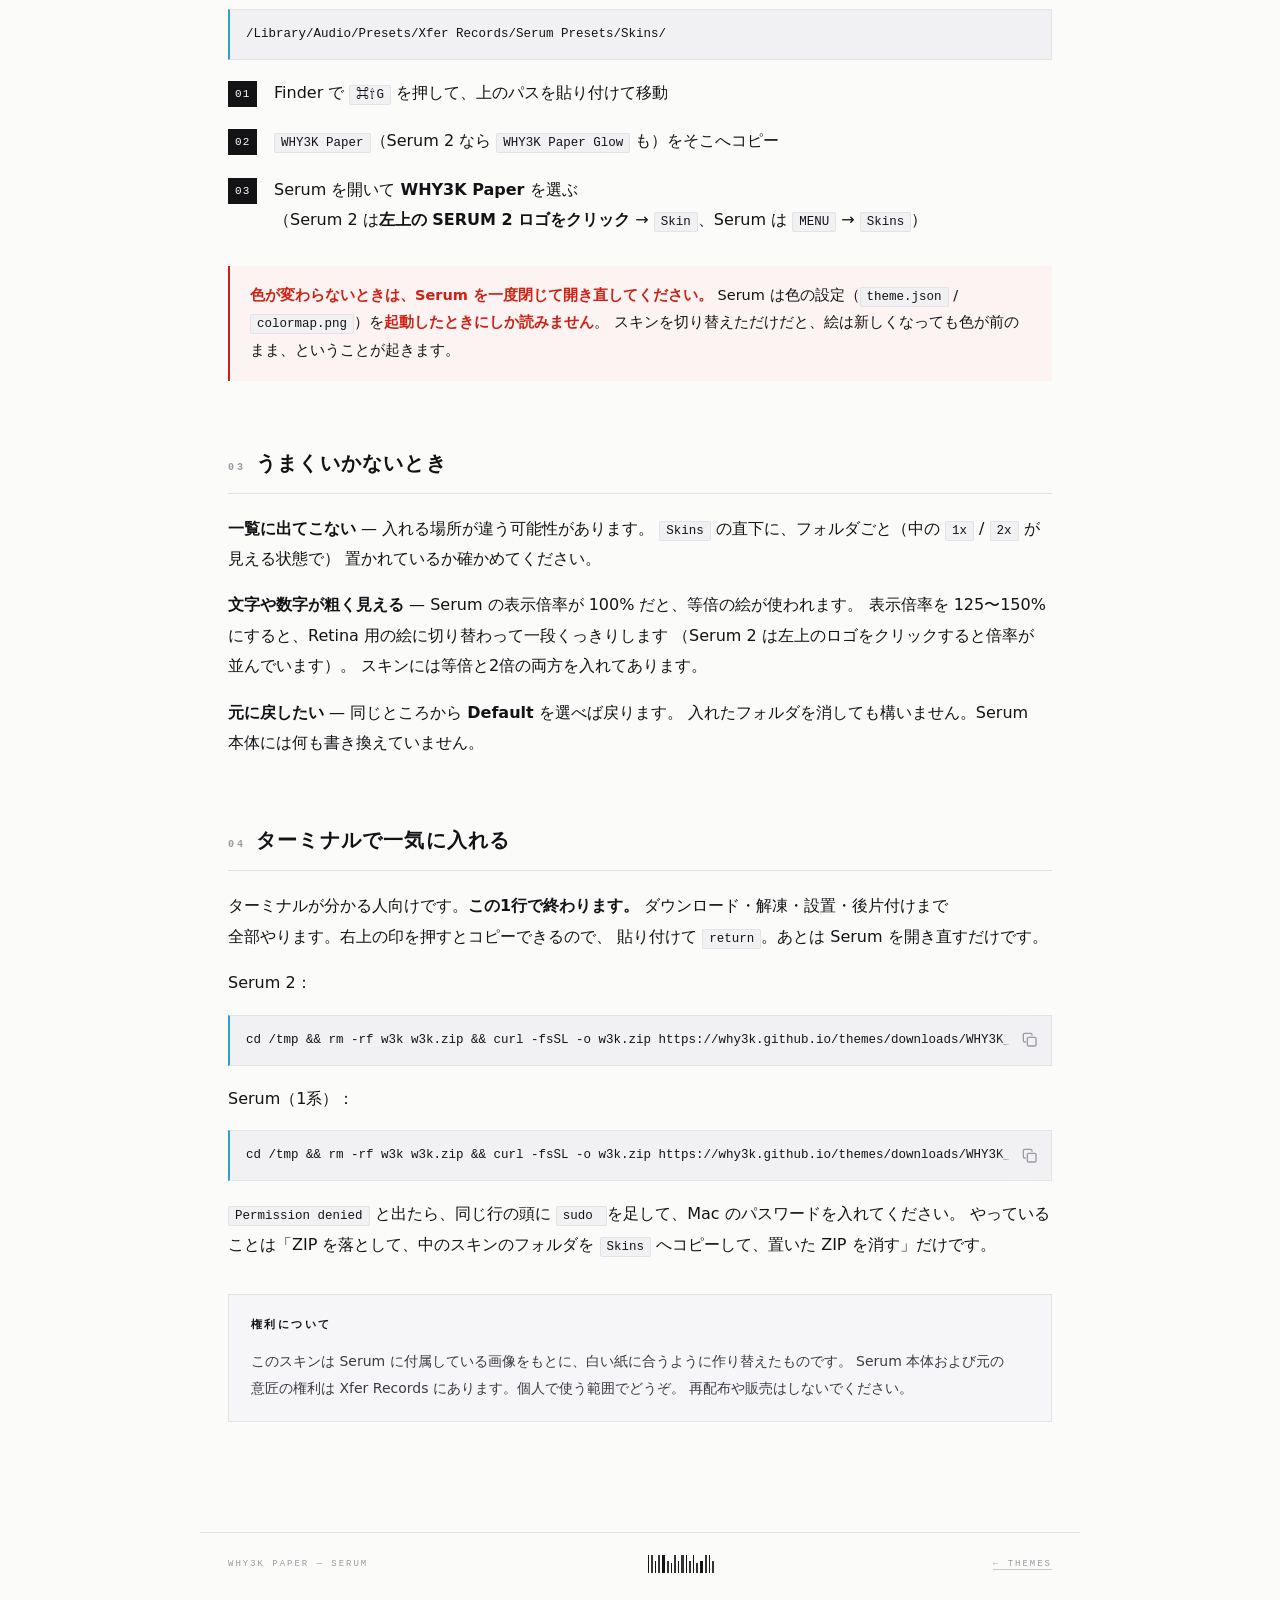
<file: themes/serum-paper.html>
<!doctype html>
<html lang="ja">
<head>
<meta charset="utf-8">
<meta name="viewport" content="width=device-width, initial-scale=1">
<title>WHY3K Paper — Serum / Serum 2 スキン</title>
<meta name="description" content="WHY3K が Serum で使っているスキン。Serum 2 と Serum、どちらも無料で配布しています。">
<link rel="canonical" href="https://why3k.github.io/themes/serum-paper.html">
<meta property="og:type" content="website">
<meta property="og:site_name" content="WHY3K">
<meta property="og:title" content="WHY3K Paper — Serum / Serum 2 スキン">
<meta property="og:description" content="白と墨の Serum。Serum 2 と Serum、どちらも無料。">
<meta property="og:url" content="https://why3k.github.io/themes/serum-paper.html">
<meta property="og:image" content="https://why3k.github.io/assets/og.png">
<meta name="twitter:card" content="summary_large_image">
<link rel="icon" type="image/svg+xml" href="../assets/favicon.svg">
<link rel="preload" href="../assets/fonts/cormorant.woff2" as="font" type="font/woff2" crossorigin>
<link rel="stylesheet" href="assets/site-chrome.css?v=20260916b">
<link rel="stylesheet" href="assets/themes.css?v=20260916b">
</head>
<body>

<div class="wrap">

  <span class="mark">FREE</span>
  <h1>WHY3K Paper</h1>
  <p class="lead">
    WHY3K が Serum で使っているスキンです。白い紙に墨の線、手応えのあるところだけ水色。
    朱は警告と過大入力のときだけ出ます。<strong>Serum 2 と Serum（1系）</strong>、どちらもあります。
  </p>

  <figure>
    <img src="img/serum2.jpg" alt="WHY3K Paper を適用した Serum 2" width="1400" loading="eager">
    <figcaption>Serum 2</figcaption>
  </figure>

  <figure>
    <img src="img/serum2-glow.jpg" alt="WHY3K Paper Glow を適用した Serum 2" width="1400" loading="lazy">
    <figcaption>Serum 2 — Glow</figcaption>
  </figure>

  <div class="dlbox">
    <span class="dlmeta">
      <b>WHY3K Paper</b> for Serum 2<br>
      ZIP / 29 MB / macOS<br>
      Paper と Glow の2種類入り
    </span>
    <a class="btn" href="downloads/WHY3K_Paper_Serum2_Skin.zip" download>
      Download <span class="free">FREE</span> ↓
    </a>
  </div>

  <figure>
    <img src="img/serum1.jpg" alt="WHY3K Paper を適用した Serum" width="1400" loading="lazy">
    <figcaption>Serum</figcaption>
  </figure>

  <div class="dlbox">
    <span class="dlmeta">
      <b>WHY3K Paper</b> for Serum<br>
      ZIP / 5 MB / macOS<br>
      Serum 1系（Serum 2 ではない方）
    </span>
    <a class="btn" href="downloads/WHY3K_Paper_Serum_Skin.zip" download>
      Download <span class="free">FREE</span> ↓
    </a>
  </div>

  <h2><span class="no">01</span>2つの Serum 2 スキン</h2>

  <p>
    Serum 2 版には <strong>Paper</strong> と <strong>Glow</strong> を入れてあります。両方入れておいて、
    Serum のメニューで切り替えられます。
  </p>

  <p>
    <strong>Paper</strong> — 全部が白い紙。いちばん素直で、明るい部屋でよく見えます。
  </p>

  <p>
    <strong>Glow</strong> — 紙のまま、波形・LFO・スペクトラムの線だけを<strong>光る水色</strong>で描きます。
    Paper より線が淡いので、画面が静かになります。二つ並べて見て、好きな方を残してください。
  </p>

  <h2><span class="no">02</span>入れ方</h2>

  <p>
    ZIP を解凍して、中の <code>WHY3K Paper</code> フォルダを <code>Skins</code> フォルダへ
    <strong>フォルダごと</strong>コピーするだけです。ターミナルは要りません。
  </p>

  <p>Serum 2 はここ：</p>
  <pre class="nocopy">/Library/Audio/Presets/Xfer Records/Serum 2 Presets/Skins/</pre>

  <p>Serum（1系）はここ：</p>
  <pre class="nocopy">/Library/Audio/Presets/Xfer Records/Serum Presets/Skins/</pre>

  <ol class="steps">
    <li>Finder で <code>⌘⇧G</code> を押して、上のパスを貼り付けて移動</li>
    <li><code>WHY3K Paper</code>（Serum 2 なら <code>WHY3K Paper Glow</code> も）をそこへコピー</li>
    <li>Serum を開いて <strong>WHY3K Paper</strong> を選ぶ<br>
      （Serum 2 は<strong>左上の SERUM 2 ロゴをクリック</strong> → <code>Skin</code>、Serum は <code>MENU</code> → <code>Skins</code>）</li>
  </ol>

  <div class="note">
    <strong>色が変わらないときは、Serum を一度閉じて開き直してください。</strong>
    Serum は色の設定（<code>theme.json</code> / <code>colormap.png</code>）を<strong>起動したときにしか読みません</strong>。
    スキンを切り替えただけだと、絵は新しくなっても色が前のまま、ということが起きます。
  </div>

  <h2><span class="no">03</span>うまくいかないとき</h2>

  <p>
    <strong>一覧に出てこない</strong> — 入れる場所が違う可能性があります。
    <code>Skins</code> の直下に、フォルダごと（中の <code>1x</code> / <code>2x</code> が見える状態で）
    置かれているか確かめてください。
  </p>

  <p>
    <strong>文字や数字が粗く見える</strong> — Serum の表示倍率が 100% だと、等倍の絵が使われます。
    表示倍率を 125〜150% にすると、Retina 用の絵に切り替わって一段くっきりします
    （Serum 2 は左上のロゴをクリックすると倍率が並んでいます）。
    スキンには等倍と2倍の両方を入れてあります。
  </p>

  <p>
    <strong>元に戻したい</strong> — 同じところから <strong>Default</strong> を選べば戻ります。
    入れたフォルダを消しても構いません。Serum 本体には何も書き換えていません。
  </p>

  <h2><span class="no">04</span>ターミナルで一気に入れる</h2>

  <p>
    ターミナルが分かる人向けです。<strong>この1行で終わります。</strong>
    ダウンロード・解凍・設置・後片付けまで全部やります。右上の印を押すとコピーできるので、
    貼り付けて <code>return</code>。あとは Serum を開き直すだけです。
  </p>

  <p>Serum 2：</p>
  <pre>cd /tmp &amp;&amp; rm -rf w3k w3k.zip &amp;&amp; curl -fsSL -o w3k.zip https://why3k.github.io/themes/downloads/WHY3K_Paper_Serum2_Skin.zip &amp;&amp; unzip -oq w3k.zip -d w3k &amp;&amp; cp -R w3k/*/"WHY3K Paper" w3k/*/"WHY3K Paper Glow" "/Library/Audio/Presets/Xfer Records/Serum 2 Presets/Skins/" &amp;&amp; rm -rf w3k w3k.zip &amp;&amp; echo "入りました。Serum 2 を開き直してください"</pre>

  <p>Serum（1系）：</p>
  <pre>cd /tmp &amp;&amp; rm -rf w3k w3k.zip &amp;&amp; curl -fsSL -o w3k.zip https://why3k.github.io/themes/downloads/WHY3K_Paper_Serum_Skin.zip &amp;&amp; unzip -oq w3k.zip -d w3k &amp;&amp; cp -R w3k/*/"WHY3K Paper" "/Library/Audio/Presets/Xfer Records/Serum Presets/Skins/" &amp;&amp; rm -rf w3k w3k.zip &amp;&amp; echo "入りました。Serum を開き直してください"</pre>

  <p>
    <code>Permission denied</code> と出たら、同じ行の頭に <code>sudo </code> を足して、Mac のパスワードを入れてください。
    やっていることは「ZIP を落として、中のスキンのフォルダを <code>Skins</code> へコピーして、置いた ZIP を消す」だけです。
  </p>

  <div class="quiet">
    <h3>権利について</h3>
    <p style="margin:0">
      このスキンは Serum に付属している画像をもとに、白い紙に合うように作り替えたものです。
      Serum 本体および元の意匠の権利は Xfer Records にあります。個人で使う範囲でどうぞ。
      再配布や販売はしないでください。
    </p>
  </div>

</div>

<footer>
  <span>WHY3K PAPER — SERUM</span>
  <span class="barcode" aria-hidden="true"><i></i><i></i><i></i><i></i><i></i><i></i><i></i><i></i><i></i><i></i><i></i><i></i><i></i><i></i><i></i><i></i><i></i><i></i></span>
  <span><a href="/themes/">← THEMES</a></span>
</footer>

<script src="assets/site-chrome.js?v=20260916b"></script>
<script src="../assets/local-preview.js"></script>
</body>
</html>
</file>
<file: themes/assets/site-chrome.css>
/* WHY3K — サブページ共通の外装。
   ここが持つのは「上部バー」「白幕と時計の遷移演出」だけ。
   トップの背景装飾（刃・インク・ガラス・定規・散乱データ）は持ち込まない。 */

@font-face {
  font-family: "Cormorant";
  src: url("../../assets/fonts/cormorant.woff2") format("woff2");
  font-weight: 500 700;
  font-style: normal;
  font-display: block;
}

:root {
  --paper: #fbfbfa;
  --ink: #131316;
  --ink-soft: #9a9aa3;
  --faint: #c9c9d0;
  --line: #e2e2e7;
  --acc: #2f9fd0;
  --red: #d21f12;
  --mono: "SFMono-Regular", ui-monospace, Menlo, Consolas, monospace;
  --disp: "Cormorant", serif;
  --tech: "Cormorant", "Hiragino Mincho ProN", serif;
}

* { margin: 0; padding: 0; box-sizing: border-box; -webkit-tap-highlight-color: transparent; }
:focus { outline: none; }
:focus-visible { outline: 2px solid rgba(19,19,22,.5); outline-offset: 3px; }

html, body { min-height: 100%; }
body {
  background: var(--paper);
  color: var(--ink);
  -webkit-font-smoothing: antialiased;
  overflow-x: hidden;
  position: relative;
}

/* ---- 上部バー（トップと同じ体裁・同じ項目） ---- */
.topnav {
  position: fixed; top: 0; left: 0; right: 0; z-index: 3;
  display: flex; align-items: center; justify-content: flex-end; gap: 34px;
  height: 54px;
  padding: 0 130px 0 40px;
  font-family: var(--mono); font-size: 10px; letter-spacing: .22em;
  text-transform: uppercase;
  background: rgba(251,251,250,.78);
  -webkit-backdrop-filter: blur(7px); backdrop-filter: blur(7px);
  border-bottom: 1px solid var(--line);
}
.topnav .brand {
  position: absolute; left: 50%; top: 50%; transform: translate(-50%, -50%);
  display: flex; align-items: center; gap: 14px;
  font-family: var(--disp); font-weight: 700; font-size: 26px;
  letter-spacing: .06em; text-transform: none;
  color: var(--ink); text-decoration: none; white-space: nowrap;
}
.topnav .brand i { display: block; }
.topnav .brand .ln { width: 34px; height: 1px; background: var(--faint); }
.topnav .brand .d2 { width: 7px; height: 7px; background: var(--ink); }

/* ホームへ戻る（右上・全ページ共通） */
.topnav .home {
  font-family: var(--mono); font-size: 10px; letter-spacing: .22em;
  text-transform: uppercase; color: var(--ink); text-decoration: none;
  padding: 4px 0; transition: color .15s;
}
@media (hover: hover) and (pointer: fine) { .topnav .home:hover { color: var(--ink-soft); } }

/* 戻る/進む */
.topnav .hist { position: fixed; top: 15px; right: 42px; z-index: 5; display: flex; gap: 8px; }
.topnav .hb {
  display: flex; align-items: center; justify-content: center;
  font-family: var(--mono); font-size: 15px; line-height: 1;
  color: var(--ink); background: none; border: none;
  cursor: pointer; padding: 6px 7px; touch-action: manipulation;
  transition: transform .15s, color .15s, opacity .15s;
}
@media (hover: hover) and (pointer: fine) {
  .topnav .hb:hover:not(:disabled) { transform: translateX(-2px); }
  .topnav .hb#histFwd:hover:not(:disabled) { transform: translateX(2px); }
}
.topnav .hb:active { opacity: .4; }
.topnav .hb:disabled { color: #d8d8de; cursor: default; pointer-events: none; }

/* スマホ：中央ブランドだけ（トップと同じ振る舞い） */
@media (max-width: 999px) {
  .topnav {
    position: sticky; height: 48px; padding: 0 20px;
    justify-content: center;
    background: rgba(251,251,250,.94);
    -webkit-backdrop-filter: none; backdrop-filter: none;
  }
  .topnav .brand {
    position: static; transform: none; margin: 0;
    font-size: 17px; gap: 10px;
  }
  .topnav .brand .ln { width: 20px; }
  .topnav .brand .d2 { width: 5px; height: 5px; }
  .topnav .home { display: none; }
  .topnav .hist { position: absolute; top: 8px; right: 18px; }
}

/* ---- 入ってきたときの浮かび上がり（WHY3K PLUGINS と同じ動き） ----
   ページの塊が下から少し浮き上がりながら、0.08 秒ずつずらして現れる。
   アニメーションは始まる前だけ効かせ（backwards）、終わったら元の見た目に戻すので、ホバーの動きとぶつからない。 */
@keyframes w3kRise {
  from { opacity: 0; transform: translateY(22px); }
  to   { opacity: 1; transform: none; }
}
@media (prefers-reduced-motion: no-preference) {
  .wrap > *, body > footer, .list > .item { animation: w3kRise .65s cubic-bezier(.2, .65, .3, 1) backwards; }
  .wrap > *:nth-child(1) { animation-delay: 0.00s; }
  .wrap > *:nth-child(2) { animation-delay: 0.08s; }
  .wrap > *:nth-child(3) { animation-delay: 0.16s; }
  .wrap > *:nth-child(4) { animation-delay: 0.24s; }
  .wrap > *:nth-child(5) { animation-delay: 0.32s; }
  .wrap > *:nth-child(6) { animation-delay: 0.40s; }
  .wrap > *:nth-child(7) { animation-delay: 0.48s; }
  .wrap > *:nth-child(8) { animation-delay: 0.56s; }
  .wrap > *:nth-child(n + 9) { animation-delay: .64s; }
  .list > .item:nth-child(1) { animation-delay: 0.24s; }
  .list > .item:nth-child(2) { animation-delay: 0.32s; }
  .list > .item:nth-child(3) { animation-delay: 0.40s; }
  .list > .item:nth-child(4) { animation-delay: 0.48s; }
  .list > .item:nth-child(5) { animation-delay: 0.56s; }
  .list > .item:nth-child(6) { animation-delay: 0.64s; }
  .list > .item:nth-child(7) { animation-delay: 0.72s; }
  .list > .item:nth-child(8) { animation-delay: 0.80s; }
  .list > .item:nth-child(n + 9) { animation-delay: .88s; }
  body > footer { animation-delay: .5s; }
}

/* ---- 入場の白幕（トップから来たときに白から現れる） ---- */
.warp {
  position: fixed; inset: 0; z-index: 99;
  background: var(--paper);
  opacity: 0; visibility: hidden; pointer-events: none;
}
/* 出ていくとき：白幕をふわっとかけてから次のページへ（PLUGINS の戻るボタンと同じ速さ） */
.warp.in { visibility: visible; opacity: 1; transition: opacity .28s ease; }
.warp.out { visibility: visible; opacity: 0 !important; transition: opacity .34s ease; }
html.backnav .warp { visibility: visible; opacity: 1; }
</file>
<file: themes/assets/themes.css>
/* WHY3K THEMES — ページ本文の体裁だけ。
   パレット・フォント・装飾・上部バーは site-chrome.css / site-chrome.js 側にある。 */

:root {
  --body: "Hiragino Sans", "Hiragino Kaku Gothic ProN", system-ui, sans-serif;
}

html { scroll-behavior: smooth; }
body {
  font-family: var(--body);
  line-height: 1.9;
}

/* ---- 版面 ---- */
.wrap { position: relative; z-index: 1; max-width: 880px; margin: 0 auto; padding: 108px 28px 110px; }
.cap { font-family: var(--mono); font-size: 10px; letter-spacing: .3em; color: var(--ink-soft); text-transform: uppercase; }
.mark {
  display: inline-block; font-family: var(--mono);
  font-size: 10px; letter-spacing: .28em; text-transform: uppercase;
  color: var(--red); border: 1px solid var(--red); padding: 5px 11px;
}
h1 {
  font-family: var(--disp); font-weight: 700;
  font-size: clamp(38px, 8vw, 62px); line-height: 1.06; letter-spacing: .02em;
  margin: 20px 0 12px;
}
.lead { font-size: 15.5px; color: #55555e; max-width: 40em; }
h2 {
  font-family: var(--tech); font-weight: 700;
  font-size: 20px; letter-spacing: .06em;
  margin: 64px 0 20px; padding-bottom: 10px; border-bottom: 1px solid var(--line);
}
h2 .no { font-family: var(--mono); font-size: 10px; letter-spacing: .3em; color: var(--ink-soft); margin-right: 1em; }
p { margin: 0 0 16px; text-wrap: pretty; word-break: auto-phrase; }
a { color: var(--ink); }
strong { font-weight: 700; }
code {
  font-family: var(--mono); font-size: 12.5px;
  background: #f1f1f4; border: 1px solid var(--line); border-radius: 2px; padding: 2px 6px;
}
pre {
  font-family: var(--mono); font-size: 12.5px; line-height: 1.7;
  background: #f1f1f4; border: 1px solid var(--line); border-left: 2px solid var(--acc);
  padding: 14px 46px 14px 16px; margin: 0 0 18px; overflow-x: auto;
}
/* ボタンが付かない箱は、その分の余白も要らない */
pre.nocopy { padding-right: 16px; }
/* コピーボタンを枠の右上に固定するための入れ物（横スクロールしても流れない） */
.codeblock { position: relative; }
.codeblock .copy {
  position: absolute; top: 1px; right: 1px; bottom: 1px;
  width: 42px; padding: 0;
  display: inline-flex; align-items: center; justify-content: center;
  color: var(--ink-soft); border: 0;
  -webkit-appearance: none; appearance: none;
  cursor: pointer; transition: color .15s;
  /* 長い一行を横スクロールさせる箱でも、文字がボタンの下に潜って読めるように地色で伏せる */
  background: #f1f1f4; box-shadow: -10px 0 10px -6px #f1f1f4;
}
.codeblock .copy svg { width: 16px; height: 16px; display: block; }
@media (hover: hover) and (pointer: fine) {
  .codeblock .copy:hover { color: var(--ink); }
}
.codeblock .copy:active { opacity: .5; }
/* コピーできたら形は変えず、一瞬だけ色で知らせる */
.codeblock .copy.done { color: var(--acc); }
.codeblock .copy.fail { color: var(--red); }

/* ---- 図版 ---- */
figure { margin: 26px 0 40px; }
figure img { display: block; max-width: 100%; border: 1px solid var(--faint); background: var(--paper); }
figure img.native { width: 489px; max-width: 100%; }
figcaption { font-family: var(--mono); font-size: 10px; letter-spacing: .18em; color: var(--ink-soft); margin-top: 10px; text-transform: uppercase; }

/* ---- 手順 ---- */
ol.steps { list-style: none; counter-reset: step; margin: 0 0 26px; }
ol.steps li { counter-increment: step; position: relative; padding-left: 46px; margin-bottom: 18px; }
ol.steps li::before {
  content: counter(step, decimal-leading-zero);
  position: absolute; left: 0; top: 3px;
  font-family: var(--mono); font-size: 11px; letter-spacing: .1em;
  color: var(--paper); background: var(--ink);
  padding: 3px 7px 2px;
}

/* ---- 注意書き ---- */
.note { border-left: 2px solid var(--red); background: #fdf3f2; padding: 16px 20px; margin: 30px 0; font-size: 14.5px; }
.note strong { color: var(--red); }
.quiet { border: 1px solid var(--line); background: #f6f6f8; padding: 20px 22px; margin: 34px 0 0; font-size: 14px; color: #3a3a42; }
.quiet h3 { font-family: var(--mono); font-size: 11px; letter-spacing: .22em; text-transform: uppercase; margin: 0 0 12px; color: var(--ink); }

/* ---- ダウンロード ---- */
.dlbox {
  border: 1px solid var(--ink); background: #fff;
  padding: 26px 28px; margin: 34px 0 0;
  display: flex; flex-wrap: wrap; align-items: center; gap: 22px; justify-content: space-between;
}
.dlmeta { font-family: var(--mono); font-size: 11px; letter-spacing: .14em; color: var(--ink-soft); line-height: 2; }
.dlmeta b { color: var(--ink); font-weight: 400; }
.btn {
  touch-action: manipulation;
  display: inline-flex; align-items: center; gap: 14px;
  font-family: var(--tech); font-weight: 700; font-size: 15px;
  letter-spacing: .24em; text-transform: uppercase;
  color: #fff; background: var(--ink); text-decoration: none;
  padding: 17px 28px; border: 1px solid var(--ink);
  transition: background .15s, color .15s;
}
.btn .free { color: #ff6b5e; font-weight: 400; }
@media (hover: hover) and (pointer: fine) {
  .btn:hover { background: var(--paper); color: var(--ink); }
  .btn:hover .free { color: var(--red); }
}

/* ---- 一覧（索引リスト） ---- */
.list { display: flex; flex-direction: column; margin-top: 34px; }
.item {
  display: flex; align-items: center; gap: 16px;
  min-height: 66px; padding: 12px 0;
  border-top: 1px solid var(--line);
  text-decoration: none; color: var(--ink);
  font-family: var(--tech); font-size: 17px; font-weight: 700;
  letter-spacing: .18em; text-transform: uppercase;
  transition: background .15s, padding-left .15s;
}
.item:last-of-type { border-bottom: 1px solid var(--line); }
.item .idx { font-family: var(--mono); font-size: 10px; font-weight: 400; color: var(--ink-soft); width: 2.4em; flex: 0 0 auto; }
.item .name { flex: 0 1 auto; }
.item .for { font-family: var(--mono); font-size: 10px; font-weight: 400; letter-spacing: .2em; color: var(--ink-soft); }
.item .lead2 { flex: 1; border-top: 1px dotted var(--faint); margin-top: 2px; min-width: 20px; }
.item .mk { font-family: var(--mono); font-size: 11px; color: var(--ink-soft); letter-spacing: .1em; flex: 0 0 auto; }
.item .mk .free { color: var(--red); }
@media (hover: hover) and (pointer: fine) {
  .item:hover { padding-left: 10px; }
  .item:hover .idx, .item:hover .mk { color: var(--ink); }
}
/* ---- 一覧のホバー：黒が斜めに流れ込む（トップの索引と同じ演出） ---- */
a.item { position: relative; overflow: hidden; z-index: 0; transition: color .3s, padding-left .15s; }
a.item::before {
  content: ""; position: absolute; top: 0; bottom: 0; left: -8%; width: 116%;
  z-index: -1; background: var(--ink);
  transform: translateX(-108%) skewX(-16deg);
  transition: transform .2s cubic-bezier(.76, 0, .24, 1);
}
a.item .mk { transition: transform .3s cubic-bezier(.65,0,.35,1), color .3s; }
@media (hover: hover) and (pointer: fine) {
  a.item:hover { color: #fff; }
  a.item:hover::before { transform: translateX(0) skewX(-16deg); }
  a.item:hover .idx { color: rgba(255,255,255,.6); }
  a.item:hover .for { color: rgba(255,255,255,.55); }
  a.item:hover .lead2 { border-color: rgba(255,255,255,.3); }
  a.item:hover .mk { color: #fff; transform: translateX(12px); }
  a.item:hover .mk .free { color: #ff6b5e; }
}
a.item:active { opacity: .8; }
/* 指で触る画面には hover がないので、押している間に同じ黒を出す */
@media (hover: none), (pointer: coarse) {
  a.item:active { opacity: 1; color: #fff; }
  a.item:active::before { transform: translateX(0) skewX(-16deg); transition-duration: .12s; }
  a.item:active .idx { color: rgba(255,255,255,.6); }
  a.item:active .for { color: rgba(255,255,255,.55); }
  a.item:active .lead2 { border-color: rgba(255,255,255,.3); }
  a.item:active .mk { color: #fff; }
  a.item:active .mk .free { color: #ff6b5e; }
}

.item.soon { pointer-events: none; color: #c6c6cd; }
.item.soon .idx, .item.soon .mk, .item.soon .for { color: #d4d4da; }

/* ---- フッター ---- */
footer {
  position: relative; z-index: 1;
  max-width: 880px; margin: 0 auto; padding: 22px 28px 46px;
  display: flex; align-items: flex-end; justify-content: space-between; gap: 18px;
  border-top: 1px solid var(--line);
  font-family: var(--mono); font-size: 9px; letter-spacing: .22em; color: var(--ink-soft);
}
footer a { color: var(--ink-soft); text-decoration: none; border-bottom: 1px solid var(--faint); white-space: nowrap; } /* スマホ幅で「←」と「THEMES」が2行に割れて、間を押すと飛ばなかった */
footer a:hover { color: var(--ink); }
.barcode { display: flex; align-items: flex-end; gap: 2px; height: 18px; }
.barcode i { display: block; background: var(--ink); width: 1px; height: 100%; }
.barcode i:nth-child(2n) { width: 2px; opacity: .85; }
.barcode i:nth-child(3n) { height: 70%; }
.barcode i:nth-child(5n) { width: 3px; }
.barcode i:nth-child(7n) { height: 55%; }

@media (max-width: 999px) {
  .wrap { padding: 44px 20px 80px; }
}
@media (max-width: 640px) {
  .dlbox { flex-direction: column; align-items: stretch; }
  .btn { justify-content: center; }
}
</file>
